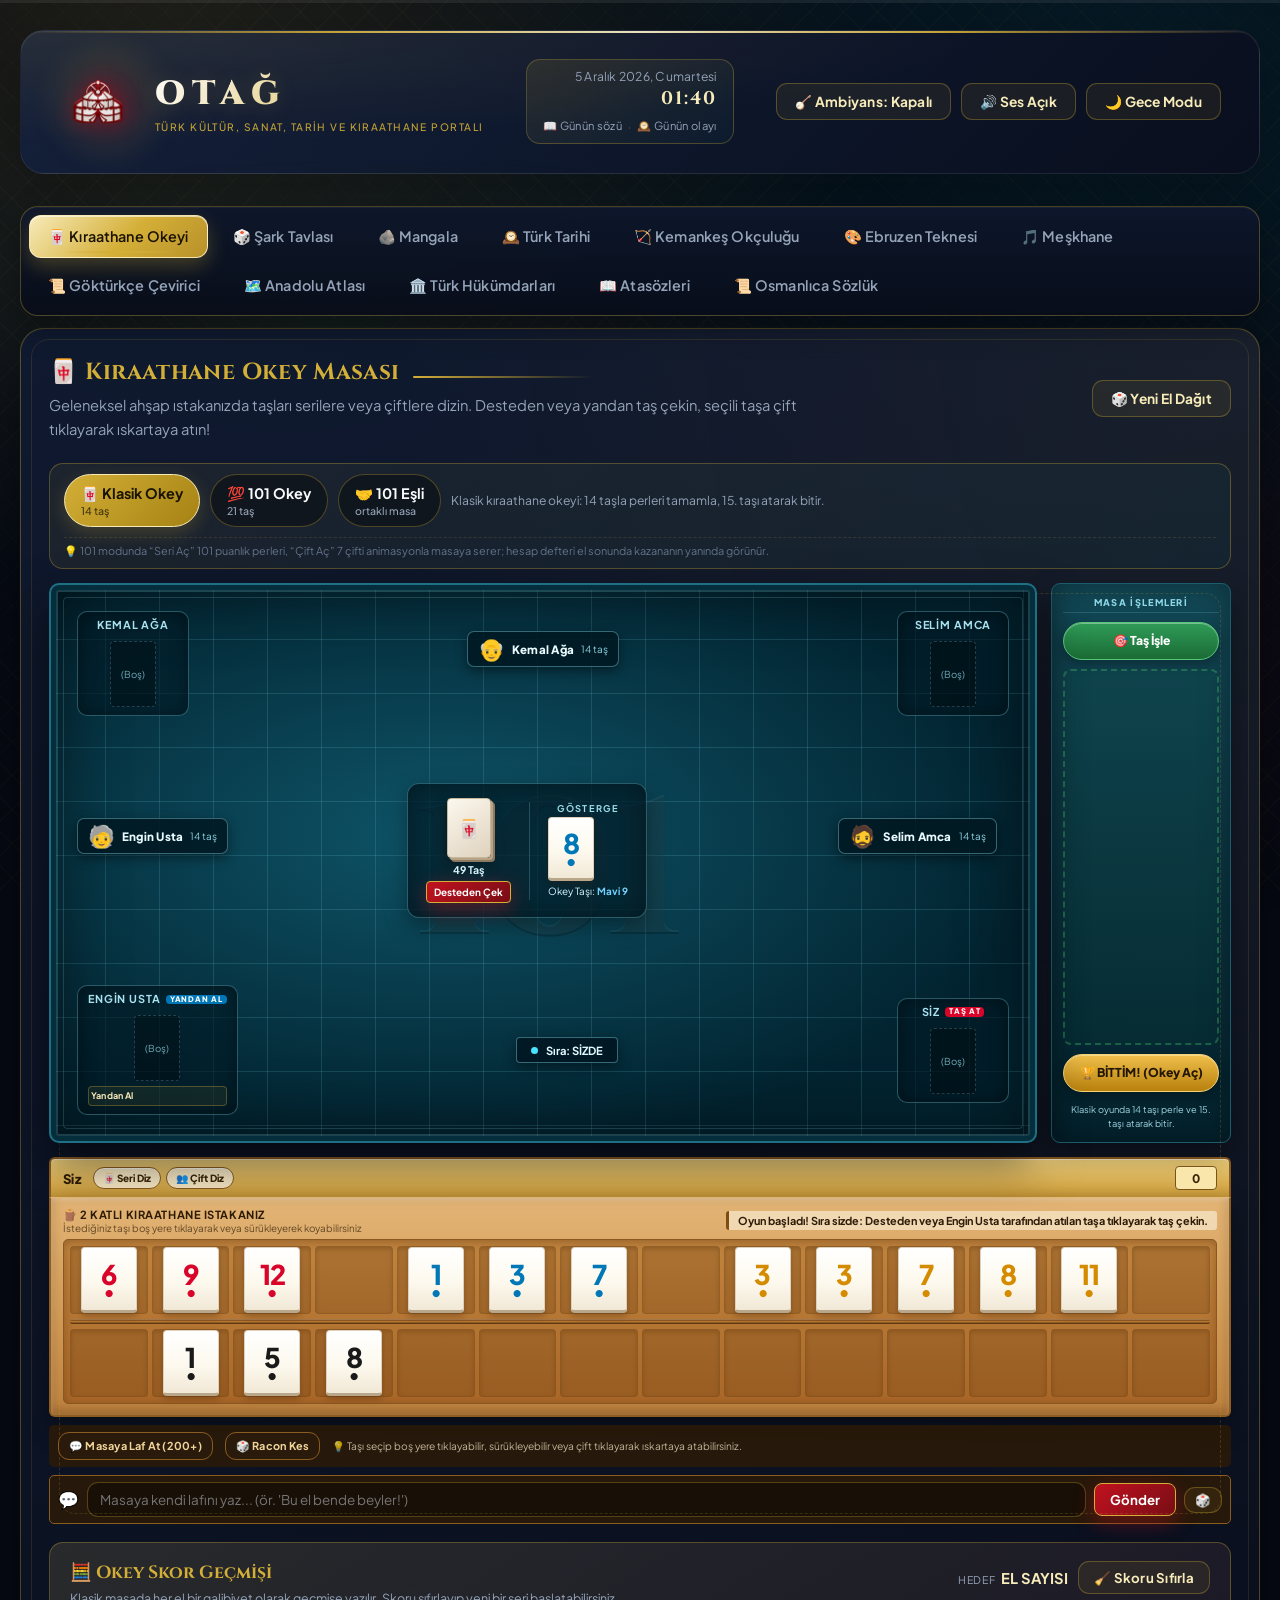
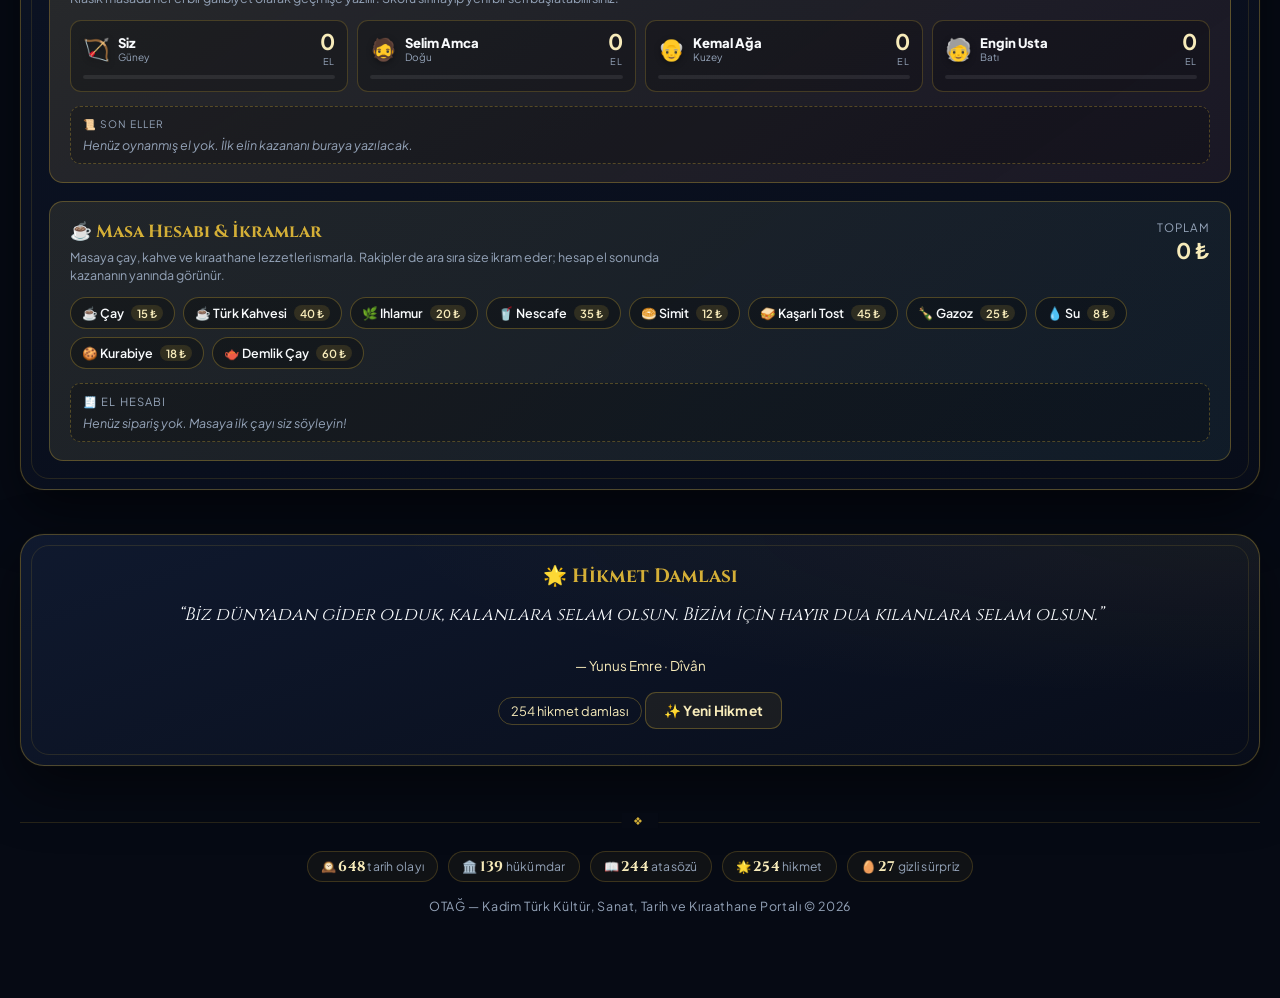
<file: index.html>
<!DOCTYPE html>
<html lang="tr">
<head>
    <meta charset="UTF-8">
    <meta name="viewport" content="width=device-width, initial-scale=1.0">
    <title>OTAĞ — Türk Kültür, Tarih ve Kıraathane Portalı</title>
    <!-- Google Fonts: Saray Estetiği ve Modern Tipografi -->
    <link rel="preconnect" href="https://fonts.googleapis.com">
    <link rel="preconnect" href="https://fonts.gstatic.com" crossorigin>
    <link href="https://fonts.googleapis.com/css2?family=Cinzel:wght@600;700;800;900&family=Marcellus&family=Plus+Jakarta+Sans:wght@300;400;500;600;700;800&family=Amiri:ital,wght@0,400;0,700;1,400&display=swap" rel="stylesheet">
    <link rel="stylesheet" href="style.css?v=20261104h">
    <link rel="stylesheet" href="theme-refresh.css?v=20261113d">
</head>
<body>

    <a class="skip-link" href="#tab-okey">İçeriğe geç</a>
    <!-- Selçuklu Sekiz Köşeli Yıldızı & Altın Zerrecikleri Tuvali -->
    <canvas id="bgCanvas"></canvas>
    <div class="scroll-progress" aria-hidden="true"><span id="scrollProgressBar"></span></div>
    <button id="backToTop" class="back-to-top" type="button" aria-label="Sayfanın başına dön">↑</button>

    <div class="portal-wrapper">
        <!-- Başlık & Saray Sancağı -->
        <header class="portal-header">
            <div class="logo-box">
                <img class="logo-emblem-img" src="PageLogo.png?v=20261113b" alt="OTAĞ çadır arması" width="78" height="54" decoding="async" fetchpriority="high">
                <div class="logo-text">
                    <h1>OTAĞ</h1>
                    <p>Türk Kültür, Sanat, Tarih ve Kıraathane Portalı</p>
                </div>
            </div>

            <div class="header-dateline" aria-label="Bugünün tarihi ve saat">
                <span id="headerDateText">Tarih yükleniyor…</span>
                <strong id="headerClockText">--:--</strong>
                <div class="header-daily" role="group" aria-label="Günün sözü ve günün olayı">
                    <button type="button" class="header-daily-link" data-daily-target="tab-atsozu" data-daily-focus="atsozuDaily" title="Günün atasözüne git">📖 Günün sözü</button>
                    <span class="header-daily-sep" aria-hidden="true">·</span>
                    <button type="button" class="header-daily-link" data-daily-target="tab-tarih" data-daily-focus="tarihDaily" title="Günün tarih olayına git">🕰️ Günün olayı</button>
                </div>
            </div>

            <div class="header-controls">
                <button id="ambientToggle" class="btn-ottoman" title="Saray Müziği Ambiyansı">🪕 Ambiyans: Kapalı</button>
                <button id="soundToggle" class="btn-ottoman" title="Ses Efektlerini Aç / Kapat">🔊 Ses Açık</button>
                <button id="themeToggle" class="btn-ottoman" title="Gece / Saray Gündüzü Modu">🌙 Gece Modu</button>
            </div>
        </header>

        <!-- Navigasyon Çubuğu -->
        <nav class="portal-nav" aria-label="Uygulama bölümleri">
            <button class="nav-btn active" data-tab="tab-okey" aria-current="true">🀄 Kıraathane Okeyi</button>
            <button class="nav-btn" data-tab="tab-tavla">🎲 Şark Tavlası</button>
            <button class="nav-btn" data-tab="tab-mangala">🪨 Mangala</button>
            <button class="nav-btn" data-tab="tab-tarih">🕰️ Türk Tarihi</button>
            <button class="nav-btn" data-tab="tab-kemankes">🏹 Kemankeş Okçuluğu</button>
            <button class="nav-btn" data-tab="tab-ebru">🎨 Ebruzen Teknesi</button>
            <button class="nav-btn" data-tab="tab-mesk">🎵 Meşkhane</button>
            <button class="nav-btn" data-tab="tab-gokturk">📜 Göktürkçe Çevirici</button>
            <button class="nav-btn" data-tab="tab-atlas">🗺️ Anadolu Atlası</button>
            <button class="nav-btn" data-tab="tab-rulers">🏛️ Türk Hükümdarları</button>
            <button class="nav-btn" data-tab="tab-atsozu">📖 Atasözleri</button>
            <button class="nav-btn" data-tab="tab-sozluk">📜 Osmanlıca Sözlük</button>
        </nav>

        <!-- 1. KIRAATHANE OKEY SALONU -->
        <section id="tab-okey" class="app-section active">
            <div class="seljuk-card">
                <div class="card-header-row">
                    <div>
                        <h2 class="card-title">🀄 Kıraathane Okey Masası</h2>
                        <p class="card-desc">Geleneksel ahşap ıstakanızda taşları serilere veya çiftlere dizin. Desteden veya yandan taş çekin, seçili taşa çift tıklayarak ıskartaya atın!</p>
                    </div>
                    <div class="card-actions">
                        <button id="btnNewOkeyGame" class="btn-ottoman">🎲 Yeni El Dağıt</button>
                    </div>
                </div>

                <!-- Okey Mod Seçimi -->
                <div class="okey-mode-bar" role="group" aria-label="Okey oyun türü">
                    <button class="okey-mode-btn active" data-okey-mode="klasik">🀄 Klasik Okey <small>14 taş</small></button>
                    <button class="okey-mode-btn" data-okey-mode="101">💯 101 Okey <small>21 taş</small></button>
                    <button class="okey-mode-btn" data-okey-mode="101-esli">🤝 101 Eşli <small>ortaklı masa</small></button>
                    <span class="okey-mode-note" id="okeyModeNote">Klasik kıraathane okeyi: 14 taşla perleri tamamla, 15. taşı atarak bitir.</span>
                    <span class="okey-mode-hint">💡 101 modunda “Seri Aç” 101 puanlık perleri, “Çift Aç” 7 çifti animasyonla masaya serer; hesap defteri el sonunda kazananın yanında görünür.</span>
                </div>

                <!-- Dijital 101 Okey Masası -->
                <div class="okey-table okey-table-v2">
                    <div class="okey-table-main">
                        <div class="okey-tabletop">
                    <div id="okeyOpenBoard" class="okey-open-board" hidden>
                        <div class="okey-open-board-head">AÇIK PERLER</div>
                        <div id="okeyOpenedMelds" class="okey-opened-melds"></div>
                    </div>

                    <!-- Üst Bölüm: Mehmet Usta ve Üst Iskartalar -->
                    <div class="okey-top-row">
                        <!-- Sol Üst: Mehmet Usta'nın Iskartası -->
                        <div class="okey-discard-zone" id="zoneDiscardMehmet">
                            <div class="discard-zone-label">MEHMET</div>
                            <div class="discard-slot" id="discardMehmet"></div>
                        </div>

                        <!-- Karşı Oyuncu (Mehmet Usta) -->
                        <div class="okey-top-bot" id="botTopContainer">
                            <div class="bot-avatar-box" id="botTopAvatarBox">
                                <span class="bot-icon">👴</span>
                                <span class="bot-name">Mehmet Usta</span>
                                <span id="botTopCount" class="bot-tile-count">14 taş</span>
                            </div>
                            <div id="botTopBubble" class="bot-bubble">Mehmet Usta: "Çaylar benden!"</div>
                        </div>

                        <!-- Sağ Üst: Ali Dayı'nın Iskartası -->
                        <div class="okey-discard-zone" id="zoneDiscardAli">
                            <div class="discard-zone-label">ALİ</div>
                            <div class="discard-slot" id="discardAli"></div>
                        </div>
                    </div>

                    <!-- Orta Satır: Hasan Amca, Masa Ortası (Deste & Gösterge), Ali Dayı -->
                    <div class="okey-middle-row">
                        <!-- Sol Oyuncu (Hasan Amca) -->
                        <div class="okey-side-bot" id="botLeftContainer">
                            <div class="bot-avatar-box" id="botLeftAvatarBox">
                                <span class="bot-icon">🧓</span>
                                <div class="bot-name">Hasan Amca</div>
                                <span id="botLeftCount" class="bot-tile-count">14 taş</span>
                            </div>
                            <div id="botLeftBubble" class="bot-bubble">Hasan Amca: "Attım gitti!"</div>
                        </div>

                        <!-- Masa Ortası Paneli -->
                        <div class="table-center-board">
                            <div class="deck-stack" id="centerDeck">
                                <div class="deck-tiles-visual">🀄</div>
                                <div id="deckCount" class="deck-count-label">86 Taş</div>
                                <button id="btnDrawDeck" class="btn-action-turk btn-sm">Desteden Çek</button>
                            </div>

                            <div class="center-divider"></div>

                            <div class="indicator-box">
                                <div class="indicator-label">GÖSTERGE</div>
                                <div id="okeyIndicator"></div>
                                <div id="okeyInfo" class="okey-info-text"></div>
                            </div>
                        </div>

                        <!-- Sağ Oyuncu (Ali Dayı) -->
                        <div class="okey-side-bot" id="botRightContainer">
                            <div class="bot-avatar-box" id="botRightAvatarBox">
                                <span class="bot-icon">🧔</span>
                                <div class="bot-name">Ali Dayı</div>
                                <span id="botRightCount" class="bot-tile-count">14 taş</span>
                            </div>
                            <div id="botRightBubble" class="bot-bubble">Ali Dayı: "Gözüm okeyde!"</div>
                        </div>
                    </div>

                    <!-- Alt Iskartalar Hattı (Solunuz: Hasan'dan Yandan Alınan Taş / Sağınız: Sizin Atacağınız Yer) -->
                    <div class="okey-lower-discards-row">
                        <!-- Hasan Amca'nın Iskartası (Sizin Solunuz) -->
                        <div class="okey-discard-zone interactive-draw-zone" id="zoneDiscardHasan" title="Yandan taş almak için tıklayın">
                            <div class="discard-zone-label">
                                <span>HASAN</span>
                                <span class="zone-badge badge-take">Yandan Al</span>
                            </div>
                            <div class="discard-slot" id="discardHasan"></div>
                            <button id="btnDrawSide" class="btn-ottoman btn-xs">Yandan Al</button>
                        </div>

                        <div id="okeyLastDiscard" class="okey-last-discard" hidden></div>

                        <div class="turn-status-badge" id="okeyTurnBadge">
                            <span class="turn-dot pulse"></span>
                            <span id="turnLabel">Sıra: SİZDE</span>
                        </div>

                        <!-- Sizin Iskartanız (Sizin Sağınız) -->
                        <div class="okey-discard-zone interactive-throw-zone" id="zoneDiscardPlayer" title="Taş atmak için taşa çift tıklayın veya seçip buraya tıklayın">
                            <div class="discard-zone-label">
                                <span>SİZ</span>
                                <span class="zone-badge badge-throw">Taş At</span>
                            </div>
                            <div class="discard-slot" id="discardPlayer"></div>
                        </div>
                    </div>
                        </div> <!-- /okey-tabletop -->

                        <aside class="okey-action-rail" aria-label="Okey işlemleri">
                            <div class="okey-rail-head">MASA İŞLEMLERİ</div>
                            <button id="btnOpen101" class="okey-rail-btn okey-rail-open" hidden>🀄 Seri Aç</button>
                            <button id="btnOpenPairs101" class="okey-rail-btn okey-rail-open" hidden>👥 Çift Aç</button>
                            <button id="btnDiscardTile" class="okey-rail-btn okey-rail-discard">🎯 Taş İşle</button>
                            <div class="okey-rail-empty" aria-hidden="true"></div>
                            <button id="btnFinishOkey" class="okey-rail-btn okey-rail-finish">🏆 BİTTİM!</button>
                            <p id="okeyRailNote" class="okey-rail-note">101’de 101 puanlık seri veya 7 çift ile el aç.</p>
                        </aside>
                    </div> <!-- /okey-table-main -->

                    <!-- 2 KATLI CEVİZ ISTAKA -->
                    <div class="player-area">
                        <div class="okey-dock-strip">
                            <span id="okeyDockPerTotal" class="okey-dock-per-total" hidden>
                                <span class="okey-dock-caption">PER</span>
                                <span id="okeyDockHandValue" class="okey-dock-badge" title="Yan yana geçerli perlerin toplam puanı">0</span>
                            </span>
                            <span class="okey-dock-player">Siz</span>
                            <div class="okey-dock-sort">
                                <button id="btnSortRuns" class="okey-dock-sort-btn">🀄 Seri Diz</button>
                                <button id="btnSortPairs" class="okey-dock-sort-btn">👥 Çift Diz</button>
                            </div>
                            <div id="okeySelectedPreview" class="okey-selected-preview" hidden>
                                <span class="selected-preview-label">SEÇİLİ</span>
                                <span id="okeySelectedTile" class="selected-preview-tile"></span>
                                <span id="okeySelectedText" class="selected-preview-text"></span>
                                <button id="btnClearSelected" class="selected-preview-clear" title="Seçimi temizle" aria-label="Seçimi temizle">✕</button>
                            </div>
                            <div class="okey-dock-right">
                                <span class="okey-dock-target" title="1010 hedefe kalan puan">Kalan <strong id="okeyDockTarget">1010</strong></span>
                                <span id="okeyDockScore" class="okey-dock-badge gold" title="Turnuva puanınız">0</span>
                            </div>
                        </div>
                        <div class="player-istaka-container">
                            <div class="istaka-header">
                                <div class="istaka-title-row">
                                    <span class="istaka-label">🪵 2 KATLI KIRAATHANE ISTAKANIZ</span>
                                    <span class="istaka-sub">İstediğiniz taşı boş yere tıklayarak veya sürükleyerek koyabilirsiniz</span>
                                </div>
                                <div id="playerBubble" class="bot-bubble player-bubble"></div>
                                <span id="okeyStatusMsg" class="status-msg">Sıra sizde: Desteden veya yandan taş çekin.</span>
                            </div>

                            <div class="istaka-double-deck">
                                <div class="istaka-shelf-tier">
                                    <span class="shelf-tag">ÜST KAT</span>
                                    <div id="istakaTopRow" class="istaka-shelf top-shelf"></div>
                                </div>
                                <div class="shelf-wood-groove"></div>
                                <div class="istaka-shelf-tier">
                                    <span class="shelf-tag">ALT KAT</span>
                                    <div id="istakaBottomRow" class="istaka-shelf bottom-shelf"></div>
                                </div>
                            </div>
                        </div>

                        <div class="okey-controls-row">
                            <div class="okey-controls-left">
                                <button id="btnPlayerChat" class="btn-ottoman">💬 Masaya Laf At (200+)</button>
                                <button id="btnRandomShout" class="btn-ottoman" title="Rastgele Racon veya Mani Fırlat">🎲 Racon Kes</button>
                                <span class="tip-text">💡 Taşı seçip boş yere tıklayabilir, sürükleyebilir veya çift tıklayarak ıskartaya atabilirsiniz.</span>
                            </div>
                        </div>

                        <!-- Kendi Lafını Yaz -->
                        <div class="okey-chat-composer">
                            <span class="chat-composer-icon">💬</span>
                            <input id="okeyCustomChatInput" type="text" maxlength="90" placeholder="Masaya kendi lafını yaz... (ör. 'Bu el bende beyler!') " aria-label="Masaya yazacağın laf">
                            <button id="btnOkeyCustomChat" class="btn-action-turk btn-sm">Gönder</button>
                            <button id="btnOkeyCustomRandom" class="btn-ottoman btn-xs" title="Rastgele bir laf yaz">🎲</button>
                        </div>
                    </div>
                </div>

                <!-- Okey Skor Geçmişi & Turnuva Tablosu -->
                <div class="okey-scoreboard" id="okeyScoreboard">
                    <div class="scoreboard-head">
                        <div>
                            <h3 class="scoreboard-title">🧮 Okey Skor Geçmişi</h3>
                            <p class="scoreboard-desc" id="okeyScoreNote">Oynanan eller, kazananlar ve 101 turnuva puanları burada birikir.</p>
                        </div>
                        <div class="scoreboard-actions">
                            <span class="match-target">Hedef <strong id="okeyMatchTarget">1010</strong></span>
                            <button id="btnResetOkeyScore" class="btn-ottoman btn-sm">🧹 Skoru Sıfırla</button>
                        </div>
                    </div>
                    <div id="okeyScoreCards" class="okey-score-cards"></div>
                    <div class="score-history-wrap">
                        <div class="score-history-title">📜 Son Eller</div>
                        <div id="okeyScoreHistory" class="score-history">
                            <span class="service-empty">Henüz oynanmış el yok. İlk elin kazananı buraya yazılacak.</span>
                        </div>
                    </div>
                </div>

                <!-- Kıraathane Sipariş & Hesap Paneli -->
                <div class="okey-services" id="okeyServicesPanel">
                    <div class="service-head">
                        <div>
                            <h3 class="service-title">☕ Masa Hesabı & İkramlar</h3>
                            <p class="service-desc">Masaya çay, kahve ve kıraathane lezzetleri ısmarla. Rakipler de ara sıra size ikram eder; hesap el sonunda kazananın yanında görünür.</p>
                        </div>
                        <div class="service-total">Toplam <strong id="okeyTabTotal">0 ₺</strong></div>
                    </div>
                    <div class="service-menu" id="okeyMenu" role="group" aria-label="Masa sipariş menüsü">
                        <button class="menu-item" data-order="Çay" data-price="15">☕ Çay <span>15 ₺</span></button>
                        <button class="menu-item" data-order="Türk Kahvesi" data-price="40">☕ Türk Kahvesi <span>40 ₺</span></button>
                        <button class="menu-item" data-order="Ihlamur" data-price="20">🌿 Ihlamur <span>20 ₺</span></button>
                        <button class="menu-item" data-order="Nescafe" data-price="35">🥤 Nescafe <span>35 ₺</span></button>
                        <button class="menu-item" data-order="Simit" data-price="12">🥯 Simit <span>12 ₺</span></button>
                        <button class="menu-item" data-order="Kaşarlı Tost" data-price="45">🥪 Kaşarlı Tost <span>45 ₺</span></button>
                        <button class="menu-item" data-order="Gazoz" data-price="25">🍾 Gazoz <span>25 ₺</span></button>
                        <button class="menu-item" data-order="Su" data-price="8">💧 Su <span>8 ₺</span></button>
                        <button class="menu-item" data-order="Kurabiye" data-price="18">🍪 Kurabiye <span>18 ₺</span></button>
                        <button class="menu-item" data-order="Demlik Çay" data-price="60">🫖 Demlik Çay <span>60 ₺</span></button>
                    </div>
                    <div class="service-tab-wrap">
                        <div class="service-tab-title">🧾 El Hesabı</div>
                        <div id="okeyTabItems" class="service-tab-items">
                            <span class="service-empty">Henüz sipariş yok. Masaya ilk çayı siz söyleyin!</span>
                        </div>
                    </div>
                </div>
            </div>
        </section>

        <!-- 2. ŞARK TAVLASI (TAVLA MOTORU) -->
        <section id="tab-tavla" class="app-section">
            <div class="seljuk-card">
                <div class="card-header-row">
                    <div>
                        <h2 class="card-title">🎲 Şark Tavlası — Kadim Zeka ve Strateji Oyunu</h2>
                        <p class="card-desc">Geleneksel sedef kakmalı ceviz tavla tahtası üzerinde bilgisayara karşı oynayın. Zar atın, pullarınızı ilerletip kapıları tutun, açık pulları kırın ve 15 pulunuzu toplayarak maçı kazanın!</p>
                    </div>
                    <div class="card-actions">
                        <button id="btnTavlaRoll" class="btn-action-turk">🎲 Zar At</button>
                        <button id="btnTavlaNew" class="btn-ottoman">🔄 Yeni Oyun</button>
                        <button id="btnTavlaRules" class="btn-ottoman">📜 Kurallar</button>
                    </div>
                </div>

                <div class="tavla-container">
                    <!-- Tavla HUD Bar -->
                    <div class="tavla-hud">
                        <div class="hud-item player-white">
                            <span class="hud-label">SİZ (Ak Pullar)</span>
                            <span class="hud-val" id="tavlaWhiteOff">0 / 15 Toplandı</span>
                            <span class="hud-sub" id="tavlaWhiteBar">Kırık: 0</span>
                        </div>
                        <div class="hud-item dice-call-box">
                            <div class="dice-label">ZAR KELAMI</div>
                            <div class="dice-call-text" id="tavlaDiceCall">Zar Bekleniyor</div>
                        </div>
                        <div class="hud-item player-black">
                            <span class="hud-label">BİLGİSAYAR (Kara Pullar)</span>
                            <span class="hud-val" id="tavlaBlackOff">0 / 15 Toplandı</span>
                            <span class="hud-sub" id="tavlaBlackBar">Kırık: 0</span>
                        </div>
                    </div>

                    <!-- Tavla Tuvali -->
                    <div class="game-frame tavla-frame">
                        <canvas id="tavlaCanvas" width="760" height="500"></canvas>
                    </div>

                    <!-- Durum Mesajı Şeridi -->
                    <div id="tavlaStatusMsg" class="tavla-status-banner">
                        🎲 Sıra sizde! "Zar At" butonuna basarak oyuna başlayın.
                    </div>

                    <!-- Tavla: Kendi Lafını Yaz -->
                    <div class="tavla-chat-box">
                        <div class="tavla-chat-title">💬 Rakibe Laf At</div>
                        <div class="tavla-chat-row">
                            <input id="tavlaChatInput" type="text" maxlength="90" placeholder="Kendi mesajını yaz... (ör. 'Zarın da pulun da benim olsun!') " aria-label="Tavlada söyleyeceğin mesaj">
                            <button id="btnTavlaChat" class="btn-action-turk btn-sm">Gönder</button>
                            <button id="btnTavlaChatRandom" class="btn-ottoman btn-sm">🎲 Rastgele</button>
                        </div>
                        <div id="tavlaChatBubble" class="tavla-chat-bubble" aria-live="polite"></div>
                    </div>
                </div>
            </div>
        </section>

        <!-- 2B. MANGALA (KÖÇÜRME) -->
        <section id="tab-mangala" class="app-section">
            <div class="seljuk-card">
                <div class="card-header-row">
                    <div>
                        <h2 class="card-title">🪨 Mangala — Kadim Türk Zeka Oyunu</h2>
                        <p class="card-desc">UNESCO tescilli köçürme/mangala oyununu Bilge Vezir'e karşı oynayın. Kuyulardaki taşları saat yönünün tersine dağıtın, çift yaparak ve tilki kuralıyla hazinenizi büyütün. Kendi bölgenizdeki kuyuları ilk boşaltan, rakipte kalan taşları da kazanır.</p>
                    </div>
                    <div class="card-actions">
                        <button id="btnMangalaRulesTop" class="btn-ottoman">📜 Kurallar</button>
                    </div>
                </div>
                <div id="mangalaContainer" class="mangala-container"></div>
                <div class="tavla-chat-box mangala-chat-box">
                    <div class="tavla-chat-title">💬 Mangala Muhabbeti</div>
                    <div class="tavla-chat-row">
                        <input id="mangalaChatInput" type="text" maxlength="110" placeholder="Bilge Vezir'e bir laf at... (ör. 'Bu kuyular sizin kadar derin değil!')" aria-label="Mangalada söyleyeceğin söz">
                        <button id="btnMangalaChat" class="btn-action-turk btn-sm">Gönder</button>
                        <button id="btnMangalaChatRandom" class="btn-ottoman btn-sm">🎲 Rastgele</button>
                    </div>
                    <div id="mangalaChatBubble" class="tavla-chat-bubble" aria-live="polite"></div>
                </div>
            </div>
        </section>

        <!-- 2C. TÜRK TARİHİ ZAMAN TÜNELİ -->
        <section id="tab-tarih" class="app-section">
            <div class="seljuk-card tarih-card">
                <div class="card-header-row">
                    <div>
                        <h2 class="card-title">🕰️ Türk Tarihi Zaman Tüneli</h2>
                        <p class="card-desc">Bozkırın ilk devletlerinden Cumhuriyet’e uzanan süreci dönem dönem okuyun. Her dönem; siyasi olaylar, kurumlar, savaşlar ve kültürel mirasla birlikte anlatılır.</p>
                    </div>
                    <div class="tarih-count-badge" id="tarihCount">Dönemler yükleniyor…</div>
                </div>

                <div class="tarih-toolbar">
                    <div class="tarih-search">
                        <span aria-hidden="true">🔍</span>
                        <input id="tarihSearch" type="search" placeholder="Yıl, olay, kişi veya yer ara… (648 olay)" autocomplete="off" aria-label="Türk tarihi olaylarında ara">
                        <button id="tarihSearchClear" class="tarih-search-clear" type="button" hidden aria-label="Aramayı temizle">✕</button>
                    </div>
                    <button id="btnTarihRandom" class="btn-ottoman" type="button">🎲 Rastgele olay</button>
                    <span id="tarihSearchCount" class="tarih-search-count" aria-live="polite"></span>
                </div>

                <div class="tarih-era-nav" id="tarihEraNav" role="tablist" aria-label="Türk tarihi dönemleri"></div>

                <div class="tarih-hero">
                    <span class="tarih-hero-period" id="tarihPeriod">MÖ 220 – MS 469</span>
                    <h3 id="tarihTitle">Bozkırın İlk Büyük Türk İmparatorluğu</h3>
                    <p id="tarihSummary">Dönem seçildiğinde tarihî olaylar burada görünecek.</p>
                </div>

                <div class="tarih-daily" id="tarihDaily" hidden></div>

                <div class="tarih-events" id="tarihEvents"></div>

                <div class="tarih-footnote">
                    <span>📚 Tarih, yalnızca savaşlardan değil; dil, töre, şehir, bilim ve sanat mirasından oluşur.</span>
                    <span id="tarihEventCount">0 olay</span>
                </div>
            </div>
        </section>

        <!-- 3. KEMANKEŞ OKÇULUĞU -->
        <section id="tab-kemankes" class="app-section">
            <div class="seljuk-card" style="text-align:center;">
                <h2 class="card-title" style="justify-content:center;">🏹 Kemankeş: Osmanlı Puta Atışı</h2>
                <p class="card-desc"><strong>BOŞLUK</strong> tuşuna veya hedefe basılı tutarak yayı gerin, rüzgarı hesaba katıp oku fırlatın ve puta hedefinin tam ortasındaki gözü vurun!</p>
                <div class="kemankes-mode-row" role="group" aria-label="Okçuluk talimi seç">
                    <button class="btn-ottoman kemankes-mode-btn active" data-kemankes-mode="puta">🎯 Puta talimi</button>
                    <button class="btn-ottoman kemankes-mode-btn" data-kemankes-mode="hareketli">🌀 Hareketli hedef</button>
                    <button class="btn-ottoman kemankes-mode-btn" data-kemankes-mode="menzil">📏 Menzil atışı</button>
                    <button class="btn-ottoman kemankes-mode-btn" data-kemankes-mode="kus">🕊️ Uçan kuş avı</button>
                    <button class="btn-ottoman kemankes-mode-btn" data-kemankes-mode="firtina">🌪️ Fırtına talimi</button>
                </div>
                <p id="kemankesModeDesc" class="kemankes-mode-desc">🎯 Puta talimi: Sabit hedefin gözünü vur, komboyu büyüt.</p>
                <p class="kemankes-hint">Nişan için oyun alanına dokunup/fareyle hareket edin; basılı tutarak kuvveti ayarlayın, bırakınca atış yapılır. Mobilde de çalışır.</p>
                <div class="game-frame">
                    <canvas id="kemankesCanvas" class="game-canvas" width="700" height="400"></canvas>
                </div>
                <div class="hud-bar">
                    <div>Puan: <strong id="kemankesScore" class="hud-val">0</strong></div>
                    <div>Rüzgar: <strong id="kemankesWind" class="hud-val">Sakin</strong></div>
                    <div>Yön: <span id="kemankesCompass" class="compass-needle">🧭</span></div>
                    <div>Ok: <span id="kemankesArrows">🏹🏹🏹🏹🏹🏹🏹</span></div>
                    <div>Kuvvet: <strong id="kemankesPower" class="hud-val">%0</strong></div>
                    <div id="kemankesCombo" class="kemankes-combo"></div>
                    <div>Rütbe: <strong id="kemankesRank" class="rank-text">Acemi Talimci</strong></div>
                    <div>Menzil Rekoru: <strong id="kemankesHighScore" class="hud-val">0</strong></div>
                </div>
                <div style="margin-top:16px;">
                    <button id="btnStartKemankes" class="btn-action-turk">🏹 Talimi Başlat (Ya Hak!)</button>
                </div>
            </div>
        </section>

        <!-- 4. EBRU SANATI -->
        <section id="tab-ebru" class="app-section">
            <div class="seljuk-card" style="text-align:center;">
                <h2 class="card-title" style="justify-content:center;">🎨 Ebruzen Teknesi — Dijital Ebru Sanatı</h2>
                <p class="card-desc">Renkleri seçin, tekneye boya bırakın; biz, tarak ve geleneksel motiflerle deseninizi işleyin. Çiziminiz tarayıcıda kalır, isterseniz PNG olarak indirebilirsiniz.</p>
                <div class="ebru-palette">
                    <span class="palette-label">Toprak Boyalar:</span>
                    <button class="ebru-color-btn active" data-color="#028090" style="background:#028090;" title="Turkuaz"></button>
                    <button class="ebru-color-btn" data-color="#c1121f" style="background:#c1121f;" title="Lal Kırmızı"></button>
                    <button class="ebru-color-btn" data-color="#d4af37" style="background:#d4af37;" title="Varak Altın"></button>
                    <button class="ebru-color-btn" data-color="#1c2541" style="background:#1c2541;" title="Çivit & Lapis"></button>
                    <button class="ebru-color-btn" data-color="#2d6a4f" style="background:#2d6a4f;" title="Zümrüt Yeşil"></button>
                    <button class="ebru-color-btn" data-color="#e76f51" style="background:#e76f51;" title="Safran"></button>
                    <button class="ebru-color-btn" data-color="#6a0572" style="background:#6a0572;" title="Mürdüm Mor"></button>
                    <button class="ebru-color-btn" data-color="#8d6a9f" style="background:#8d6a9f;" title="Lila"></button>
                    <button class="ebru-color-btn" data-color="#bc6c25" style="background:#bc6c25;" title="Kiremit"></button>
                    <button class="ebru-color-btn" data-color="#606c38" style="background:#606c38;" title="Zeytin Yeşili"></button>
                    <button class="ebru-color-btn" data-color="#f2e8cf" style="background:#f2e8cf; border:1px solid #b9a779;" title="Kitre Beyazı"></button>
                </div>
                <div class="ebru-workbench">
                    <div class="ebru-tools" role="group" aria-label="Ebru araçları">
                        <button class="btn-ottoman active" data-ebru-tool="drop">💧 Damla</button>
                        <button class="btn-ottoman" data-ebru-tool="spray">🖌️ Serpme</button>
                        <button id="btnEbruBiz" class="btn-ottoman" data-ebru-tool="biz">🪡 Biz</button>
                        <button class="btn-ottoman" data-ebru-tool="comb">〰️ Tarak</button>
                        <button id="btnEbruTulip" class="btn-ottoman" data-ebru-tool="tulip">🌷 Lale</button>
                        <button class="btn-ottoman" data-ebru-tool="rose">🌹 Gül</button>
                        <button class="btn-ottoman" data-ebru-tool="carnation">🌺 Karanfil</button>
                        <button class="btn-ottoman" data-ebru-tool="bulbul">🌀 Bülbül yuvası</button>
                        <button id="btnEbruGelgit" class="btn-ottoman">🌊 Gelgit</button>
                        <button id="btnEbruSal" class="btn-ottoman">🧣 Şal deseni</button>
                        <button id="btnEbruBattal" class="btn-ottoman">🎨 Battal zemin</button>
                        <button class="btn-ottoman" data-ebru-tool="ring">⭕ Halka</button>
                        <button class="btn-ottoman" data-ebru-tool="daisy">🌼 Papatya</button>
                    </div>
                    <div class="ebru-adjustments">
                        <label for="ebruBrushSize">Fırça boyu <span id="ebruBrushValue">28</span></label>
                        <input id="ebruBrushSize" type="range" min="8" max="60" value="28">
                        <label for="ebruGallRatio">Boya yayılımı <span id="ebruGallValue">1.0×</span></label>
                        <input id="ebruGallRatio" type="range" min="0.5" max="2.5" step="0.1" value="1">
                    </div>
                    <div class="ebru-actions">
                        <button id="btnEbruUndo" class="btn-ottoman">↩️ Geri al</button>
                        <button id="btnClearEbru" class="btn-ottoman">💧 Tekneyi temizle</button>
                        <button id="btnPrintEbru" class="btn-action-turk btn-sm">📜 Kâğıda bas & indir</button>
                    </div>
                </div>                    <div class="ebru-tray-frame">
                    <div class="ebru-tray-ornament top"></div>
                    <canvas id="ebruCanvas" width="680" height="400" style="cursor:crosshair;"></canvas>
                    <div id="ebruBrushPreview" class="ebru-brush-preview" aria-hidden="true"></div>
                    <div class="ebru-tray-ornament bottom"></div>
                </div>
                <div class="ebru-tip-row">
                    <span>💡 <strong>Usta notu:</strong> Önce açık renkle zemin at, üstüne koyu damlalar bırak; biz ile çektikçe kitre deseni kendiliğinden akar.</span>
                    <span id="ebruTip" class="ebru-tip-badge">Araç: Damla · Fırça: 28</span>
                </div>
            </div>
        </section>

        <!-- 5. MEŞKHANE -->
        <section id="tab-mesk" class="app-section">
            <div class="seljuk-card">
                <h2 class="card-title">🎵 Meşkhane — Geleneksel Türk Enstrümanları & Makam Taksimleri</h2>
                <p class="card-desc">Ney'in derin nefesini, bağlamanın tezenesini, kanunun mandallarını ve kudümün vuruşlarını tarayıcınızda hissedin.</p>
                <div class="mesk-container">
                    <!-- Neyzen Kürsüsü -->
                    <div class="instrument-card">
                        <h3 class="instrument-title">🌾 Klasik Türk Neyi</h3>
                        <p class="instrument-desc">Perdelere tıklayarak ney üfleyin:</p>
                        <div class="ney-holes">
                            <button class="ney-key" data-note="Rast"><span>Rast</span><small>SOL</small></button>
                            <button class="ney-key" data-note="Dügah"><span>Dügah</span><small>LA</small></button>
                            <button class="ney-key" data-note="Segah"><span>Segah</span><small>Sİ♭</small></button>
                            <button class="ney-key" data-note="Çargah"><span>Çargah</span><small>DO</small></button>
                            <button class="ney-key" data-note="Neva"><span>Neva</span><small>RE</small></button>
                            <button class="ney-key" data-note="Hüseyni"><span>Hüseyni</span><small>Mİ</small></button>
                            <button class="ney-key" data-note="Gerdaniye"><span>Gerdan.</span><small>SOL+</small></button>
                        </div>
                        <div style="margin-top:18px;">
                            <button id="btnPlayHicaz" class="btn-action-turk btn-sm">🎶 Hicaz Taksimi Dinle</button>
                        </div>
                    </div>

                    <!-- Kanun Kürsüsü -->
                    <div class="instrument-card">
                        <h3 class="instrument-title">🪕 Mandallı Klasik Kanun</h3>
                        <p class="instrument-desc">Gümüş mandallı tellere dokunun:</p>
                        <div class="kanun-keys-row">
                            <button class="kanun-key" data-note="Re"><span>Re</span></button>
                            <button class="kanun-key" data-note="Mi"><span>Mi</span></button>
                            <button class="kanun-key" data-note="Fa#"><span>Fa#</span></button>
                            <button class="kanun-key" data-note="Sol"><span>Sol</span></button>
                            <button class="kanun-key" data-note="La"><span>La</span></button>
                            <button class="kanun-key" data-note="Si"><span>Si</span></button>
                            <button class="kanun-key" data-note="Do2"><span>Do</span></button>
                        </div>
                        <div style="margin-top:18px;">
                            <button id="btnPlayNihavend" class="btn-action-turk btn-sm">🎶 Nihavend Longa Dinle</button>
                        </div>
                    </div>

                    <!-- Bağlama & Kudüm -->
                    <div class="instrument-card">
                        <h3 class="instrument-title">🎸 Bağlama & Kudüm</h3>
                        <p class="instrument-desc">Telleri mızraplayın veya usul vurun:</p>
                        <div class="saz-strings-box">
                            <button class="saz-string" data-string="Alt">🎵 Alt Tel (İnce Melodi)</button>
                            <button class="saz-string" data-string="Orta">🎵 Orta Tel (Ahenk)</button>
                            <button class="saz-string" data-string="Üst">🎵 Üst Tel (Dem / Bas)</button>
                        </div>
                        <div class="kudum-row">
                            <button id="btnKudumDum" class="btn-ottoman">🥁 DÜM</button>
                            <button id="btnKudumTek" class="btn-ottoman">🥁 TEK</button>
                        </div>
                    </div>

                    <!-- Kemençe & Tambur -->
                    <div class="instrument-card">
                        <h3 class="instrument-title">🎻 Kemençe & Tambur</h3>
                        <p class="instrument-desc">Yayı kemençeye sürün, mızrabı tamburun tellerine vurun:</p>
                        <div class="mini-key-row kemence-keys">
                            <button class="mini-instrument-key" data-inst="kemence" data-note="Sol"><span>Sol</span><small>G</small></button>
                            <button class="mini-instrument-key" data-inst="kemence" data-note="La"><span>La</span><small>A</small></button>
                            <button class="mini-instrument-key" data-inst="kemence" data-note="Si"><span>Si</span><small>B</small></button>
                            <button class="mini-instrument-key" data-inst="kemence" data-note="Do"><span>Do</span><small>C</small></button>
                            <button class="mini-instrument-key" data-inst="kemence" data-note="Re"><span>Re</span><small>D</small></button>
                        </div>
                        <div class="saz-strings-box tambur-strings">
                            <button class="saz-string tambur-string" data-inst="tambur" data-note="Alt">🎵 Alt Tel (Tiz)</button>
                            <button class="saz-string tambur-string" data-inst="tambur" data-note="Orta">🎵 Orta Tel (Ahenk)</button>
                            <button class="saz-string tambur-string" data-inst="tambur" data-note="Üst">🎵 Üst Tel (Dem)</button>
                        </div>
                        <div class="mini-hint">Kemençe yaylı, tambur mızraplıdır; ikisi de klasik fasılın omurgasıdır.</div>
                    </div>

                    <!-- Ud & Kaval -->
                    <div class="instrument-card">
                        <h3 class="instrument-title">🪕 Ud & Kaval</h3>
                        <p class="instrument-desc">Udun perdelerine dokunun, kavalın deliklerinden nefes geçirin:</p>
                        <div class="saz-strings-box ud-strings">
                            <button class="saz-string ud-string" data-inst="ud" data-note="Re">🎵 Ud Re</button>
                            <button class="saz-string ud-string" data-inst="ud" data-note="Mi">🎵 Ud Mi</button>
                            <button class="saz-string ud-string" data-inst="ud" data-note="Sol">🎵 Ud Sol</button>
                            <button class="saz-string ud-string" data-inst="ud" data-note="La">🎵 Ud La</button>
                        </div>
                        <div class="ney-holes kaval-holes">
                            <button class="ney-key kaval-hole" data-inst="kaval" data-note="Re"><span>Re</span><small>1</small></button>
                            <button class="ney-key kaval-hole" data-inst="kaval" data-note="Mi"><span>Mi</span><small>2</small></button>
                            <button class="ney-key kaval-hole" data-inst="kaval" data-note="Fa"><span>Fa</span><small>3</small></button>
                            <button class="ney-key kaval-hole" data-inst="kaval" data-note="Sol"><span>Sol</span><small>4</small></button>
                            <button class="ney-key kaval-hole" data-inst="kaval" data-note="La"><span>La</span><small>5</small></button>
                            <button class="ney-key kaval-hole" data-inst="kaval" data-note="Si♭"><span>Si♭</span><small>6</small></button>
                        </div>
                        <div class="mini-hint">Kaval, Anadolu'nun çoban çalgısıdır; nefes verirken parmaklarınızı kaldırın.</div>
                    </div>

                    <!-- Zurna, Davul & Def -->
                    <div class="instrument-card">
                        <h3 class="instrument-title">📯 Zurna, Davul & Def</h3>
                        <p class="instrument-desc">Düğün alayının ritmini kurun; zurnaya nefes, davula tokmak, defe zil vurun:</p>
                        <div class="ney-holes zurna-keys">
                            <button class="ney-key zurna-key" data-inst="zurna" data-note="La"><span>La</span><small>A</small></button>
                            <button class="ney-key zurna-key" data-inst="zurna" data-note="Si"><span>Si</span><small>B</small></button>
                            <button class="ney-key zurna-key" data-inst="zurna" data-note="Do#"><span>Do#</span><small>C#</small></button>
                            <button class="ney-key zurna-key" data-inst="zurna" data-note="Re"><span>Re</span><small>D</small></button>
                            <button class="ney-key zurna-key" data-inst="zurna" data-note="Mi"><span>Mi</span><small>E</small></button>
                        </div>
                        <div class="kudum-row davul-row">
                            <button id="btnDavulDum" class="btn-ottoman">🥁 DAVUL DÜM</button>
                            <button id="btnDavulTek" class="btn-ottoman">🥁 DAVUL TEK</button>
                            <button id="btnDefZil" class="btn-ottoman">🪘 DEF ZİLİ</button>
                        </div>
                        <div class="mini-hint">Davul ve zurna Rumeli'nin, def ise fasıl ve Mevlevi musikisinin vazgeçilmezidir.</div>
                    </div>

                    <!-- Hazır Repertuvar -->
                    <div class="instrument-card instrument-card-wide repertoire-card">
                        <div class="repertoire-head">
                            <div>
                                <h3 class="instrument-title">🎼 Meşkhane Repertuvarı — Hazır Taksim & Türküler</h3>
                                <p class="instrument-desc">Tek düğmeyle geleneksel makamlardan kısa icralar dinleyin. Her eser, seçtiğiniz çalgıların tınısıyla canlı sentezlenir.</p>
                            </div>
                            <button id="btnStopRepertoire" class="btn-ottoman btn-sm">⏹️ Durdur</button>
                        </div>
                        <div class="repertoire-grid" id="repertoireGrid">
                            <button class="repertoire-btn" data-piece="segah"><strong>Segah Taksim</strong><span>Ney & kanun · ağır</span></button>
                            <button class="repertoire-btn" data-piece="hicaz"><strong>Hicaz Saz Semaisi</strong><span>Tambur & kemençe</span></button>
                            <button class="repertoire-btn" data-piece="nihavend"><strong>Nihavend Longa</strong><span>Kanun & ud · neşeli</span></button>
                            <button class="repertoire-btn" data-piece="rumeli"><strong>Rumeli Horonu</strong><span>Zurna & davul · oynak</span></button>
                            <button class="repertoire-btn" data-piece="anadolu"><strong>Anadolu Oyun Havası</strong><span>Kaval & bağlama</span></button>
                            <button class="repertoire-btn" data-piece="mevlevi"><strong>Mevlevi Peşrevi</strong><span>Ney & kudüm · huşu</span></button>
                            <button class="repertoire-btn" data-piece="cankkale"><strong>Çanakkale Türküsü</strong><span>Kemençe & ud · hüzünlü</span></button>
                            <button class="repertoire-btn" data-piece="uzunince"><strong>Uzun İnce Bir Yoldayım</strong><span>Bağlama & kaval · âşık</span></button>
                        </div>
                        <div id="repertoireNow" class="repertoire-now">Bir eser seçin; meşkhane kürsüsü sizin.</div>
                    </div>
                </div>
            </div>
        </section>

        <!-- 6. GÖKTÜRKÇE ÇEVİRİCİ -->
        <section id="tab-gokturk" class="app-section">
            <div class="seljuk-card">
                <h2 class="card-title">📜 Orhun Yazıtları — Bengü Taş Göktürkçe Çevirici</h2>
                <p class="card-desc">Türkçe harfleri Orhun alfabesindeki yaklaşık ses karşılıklarıyla gösterin veya tamgalardan Latin harflerine yaklaşık okuma alın.</p>
                <div class="gokturk-box">
                    <div>
                        <label class="field-label" id="gokturkInputLabel" for="gokturkInput">Türkçe metin yazın:</label>
                        <textarea id="gokturkInput" class="trans-textarea" placeholder="Buraya bir kelime yazın (örnek: Türk, Bilge, Vatan)...">TÜRK</textarea>
                        <!-- Hızlı Kalıplar -->
                        <div class="gokturk-presets">
                            <span class="preset-label">Örnek Kalıplar:</span>
                            <button class="gokturk-preset-btn" data-phrase="TÜRK">TÜRK</button>
                            <button class="gokturk-preset-btn" data-phrase="BİLGE KAĞAN">BİLGE KAĞAN</button>
                            <button class="gokturk-preset-btn" data-phrase="VATAN">VATAN</button>
                            <button class="gokturk-preset-btn" data-phrase="TANRI TÜRKÜ KORUSUN">TANRI TÜRKÜ KORUSUN</button>
                        </div>
                    </div>
                    <div>
                        <div class="field-header">
                            <label class="field-label" id="gokturkOutputLabel">Tamga karşılığı (yaklaşık):</label>
                            <button id="btnCopyGokturk" class="btn-ottoman btn-xs">📋 Kopyala</button>
                        </div>
                        <div id="gokturkOutput" class="gokturk-display" dir="rtl">𐱅𐰇𐰼𐰰</div>
                        <label class="gokturk-direction-label" for="gokturkDirection">Yazı aktarımı</label>
                        <select id="gokturkDirection" class="gokturk-direction">
                            <option value="to-runes">Türkçe → Göktürk tamgaları</option>
                            <option value="to-latin">Tamgalar → yaklaşık Latin okuma</option>
                        </select>
                    </div>
                </div>
                <div class="info-box">
                    <strong class="info-highlight">Önemli not:</strong> Bu araç alfabe düzeyinde yaklaşık ses aktarımı yapar; modern Türkçeyi tarihî Göktürkçeye tercüme etmez. Orhun yazısı sağdan sola okunur; ünlü uyumu, tarihî yazım ve bazı seslerin bire bir karşılığı olmadığı için sonuç kesin akademik çevriyazı değildir.
                </div>
            </div>
        </section>

        <!-- 7. ANADOLU ATLASI -->
        <section id="tab-atlas" class="app-section">
            <div class="seljuk-card">
                <h2 class="card-title">🗺️ Anadolu Atlası — 7 Coğrafi Bölge Rehberi</h2>
                <p class="card-desc">Anadolu'nun bereketli coğrafyasında binlerce yıllık medeniyetleri, yöresel lezzetleri ve halk kültürünü keşfedin.</p>
                <div class="region-nav">
                    <button class="region-btn active" data-region="marmara">🏛️ Marmara</button>
                    <button class="region-btn" data-region="ege">🌿 Ege</button>
                    <button class="region-btn" data-region="akdeniz">☀️ Akdeniz</button>
                    <button class="region-btn" data-region="icanadolu">🌾 İç Anadolu</button>
                    <button class="region-btn" data-region="karadeniz">🌲 Karadeniz</button>
                    <button class="region-btn" data-region="dogu">🏔️ Doğu Anadolu</button>
                    <button class="region-btn" data-region="guneydogu">🏺 Güneydoğu</button>
                </div>
                <div class="region-content-box">
                    <h3 id="regionTitle" class="region-title">Marmara Bölgesi — Tarihin ve Medeniyetlerin Başkenti</h3>
                    <p id="regionDesc" class="region-desc">Üç imparatorluğa başkentlik yapmış payitaht İstanbul, Osmanlı'nın ilk başkentleri Bursa ve Edirne ile kadim bir tarih beşiği.</p>
                    <div id="regionStats" class="region-stats">
                        <span class="region-stat-chip"><strong>Yüzölçümü</strong> 67.000 km²</span>
                        <span class="region-stat-chip"><strong>Nüfus</strong> ~24 milyon</span>
                        <span class="region-stat-chip"><strong>İl</strong> 11</span>
                        <span class="region-stat-chip"><strong>İklim</strong> Geçiş iklimi</span>
                    </div>
                    <div class="region-grid">
                        <div class="region-item-box">
                            <h4 class="region-item-title sites">🕌 Tarihi Miras:</h4>
                            <p id="regionSites" class="region-item-text">Ayasofya-i Kebir Camii, Topkapı Sarayı, Selimiye Camii, Bursa Ulu Camii, Truva</p>
                        </div>
                        <div class="region-item-box">
                            <h4 class="region-item-title food">🍲 Yöresel Lezzetler:</h4>
                            <p id="regionFood" class="region-item-text">Bursa İskender Kebabı, Edirne Ciğeri, Peynir Helvası, Tekirdağ Köftesi</p>
                        </div>
                        <div class="region-item-box region-item-full">
                            <h4 class="region-item-title culture">🎭 Halk Kültürü & Gelenekler:</h4>
                            <p id="regionCulture" class="region-item-text">Kırkpınar Yağlı Güreşleri, İznik Çinisi, Karagöz & Hacivat Gölge Oyunu, Boğaz Kültürü</p>
                        </div>
                        <div class="region-item-box">
                            <h4 class="region-item-title routes">🧭 Gezilecek Rotalar:</h4>
                            <p id="regionRoutes" class="region-item-text">İstanbul Tarihi Yarımada → Bursa Cumalıkızık → Edirne Selimiye → Gelibolu Yarımadası</p>
                        </div>
                        <div class="region-item-box">
                            <h4 class="region-item-title crafts">🪡 El Sanatları:</h4>
                            <p id="regionCrafts" class="region-item-text">İznik Çinisi, Hereke Halısı, Edirnekâri, Sedefkârlık</p>
                        </div>
                        <div class="region-item-box">
                            <h4 class="region-item-title music">🎵 Müzik & Oyun:</h4>
                            <p id="regionMusic" class="region-item-text">Karagöz & Hacivat, Kanto, Roman Havası, Boğaz Faslı</p>
                        </div>
                        <div class="region-item-box">
                            <h4 class="region-item-title festivals">🎉 Festivaller & Şenlikler:</h4>
                            <p id="regionFestivals" class="region-item-text">Kırkpınar Yağlı Güreşleri (Haziran), İstanbul Caz Festivali, Bursa Festivali</p>
                        </div>
                    </div>
                </div>
            </div>
        </section>

        <!-- 8. TÜRK HÜKÜMDARLARI (GELİŞMİŞ) -->
        <section id="tab-rulers" class="app-section">
            <div class="seljuk-card">
                <!-- Başlık & Arama -->
                <div class="rulers-header">
                    <div>
                        <h2 class="card-title">🏛️ Tarihe Yön Veren Büyük Türk Liderleri</h2>
                        <p class="card-desc">Asya bozkırlarından Avrupa'nın içlerine, çağ açıp çağ kapatan ulu hakanlar, sultanlar ve Cumhurbaşkanları.</p>
                    </div>
                    <div class="rulers-search-wrap">
                        <span class="rulers-search-icon">🔍</span>
                        <input type="text" id="rulerSearch" class="ruler-search-input" placeholder="Hükümdar, dönem veya söz ara...">
                        <button id="rulerSearchClear" class="ruler-search-clear" title="Temizle">✕</button>
                    </div>
                </div>

                <!-- İstatistik Şeridi -->
                <div class="ruler-stats-bar">
                    <div class="ruler-stat-item">
                        <span class="ruler-stat-num" id="rulerTotalCount">0</span>
                        <span class="ruler-stat-label">Toplam Lider</span>
                    </div>
                    <div class="ruler-stat-item">
                        <span class="ruler-stat-num">~3200</span>
                        <span class="ruler-stat-label">Yıllık Tarih</span>
                    </div>
                    <div class="ruler-stat-item">
                        <span class="ruler-stat-num">3</span>
                        <span class="ruler-stat-label">Kıta</span>
                    </div>
                    <div class="ruler-stat-item">
                        <span class="ruler-stat-num" id="rulerVisibleCount">0</span>
                        <span class="ruler-stat-label">Gösterilen</span>
                    </div>
                </div>

                <!-- Dönem Filtreleri -->
                <div class="ruler-filters-row" id="rulerFiltersRow">
                    <button class="ruler-filter-btn active" data-era="all">⚔️ Tüm Dönemler</button>
                    <button class="ruler-filter-btn" data-era="hun">🐴 Hun İmparatorluğu</button>
                    <button class="ruler-filter-btn" data-era="bozkir">🏕️ Bozkır Kağanlıkları</button>
                    <button class="ruler-filter-btn" data-era="gokturk">🌙 Göktürk Kağanlığı</button>
                    <button class="ruler-filter-btn" data-era="uygur">📜 Uygur Devletleri</button>
                    <button class="ruler-filter-btn" data-era="karahanli">🏰 Karahanlı</button>
                    <button class="ruler-filter-btn" data-era="gazneli">💎 Gazneli</button>
                    <button class="ruler-filter-btn" data-era="selcuklu">🦅 Büyük Selçuklu</button>
                    <button class="ruler-filter-btn" data-era="anadoluselcuklu">🕌 Anadolu Selçuklu</button>
                    <button class="ruler-filter-btn" data-era="beylikler">🗡️ Anadolu Beylikleri</button>
                    <button class="ruler-filter-btn" data-era="timurlu">🕌 Timurlular</button>
                    <button class="ruler-filter-btn" data-era="memluk">🛡️ Memlükler</button>
                    <button class="ruler-filter-btn" data-era="osmanli">👑 Osmanlı İmparatorluğu</button>
                    <button class="ruler-filter-btn" data-era="cumhuriyet">🇹🇷 Türkiye Cumhuriyeti</button>
                </div>

                <!-- Görünüm Geçişi -->
                <div class="ruler-view-toggle">
                    <button class="ruler-view-btn active" id="viewGrid" title="Izgara Görünümü">⊞ Izgara</button>
                    <button class="ruler-view-btn" id="viewTimeline" title="Zaman Çizelgesi">📅 Zaman Çizelgesi</button>
                    <button class="ruler-view-btn" id="viewList" title="Liste Görünümü">☰ Liste</button>
                    <span class="ruler-sort-label">Sırala:</span>
                    <select id="rulerSortSelect" class="ruler-sort-select">
                        <option value="default">Kronolojik</option>
                        <option value="name">İsme Göre (A-Z)</option>
                        <option value="era">Döneme Göre</option>
                    </select>
                </div>

                <!-- Hükümdar Izgarası -->
                <div class="ruler-grid" id="rulerGrid"></div>

                <!-- Zaman Çizelgesi -->
                <div class="ruler-timeline" id="rulerTimeline" style="display:none;"></div>

                <!-- Bulunamadı Mesajı -->
                <div class="ruler-not-found" id="rulerNotFound" style="display:none;">
                    <div class="ruler-nf-icon">🔎</div>
                    <div class="ruler-nf-text">Aradığınız hükümdar bulunamadı.</div>
                    <button class="btn-ottoman" onclick="document.getElementById('rulerSearch').value=''; document.getElementById('rulerSearch').dispatchEvent(new Event('input'));">Aramayı Temizle</button>
                </div>
            </div>
        </section>

        <!-- Hükümdar Detay Modalı -->
        <div id="rulerModal" class="ruler-modal">
            <div class="ruler-modal-overlay" id="rulerModalOverlay"></div>
            <div class="ruler-modal-card" id="rulerModalCard">
                <button class="ruler-modal-close" id="rulerModalClose">✕</button>
                <div class="ruler-modal-era" id="rModalEra"></div>
                <div class="ruler-modal-name" id="rModalName"></div>
                <div class="ruler-modal-dates" id="rModalDates"></div>
                <div class="ruler-modal-portrait" id="rModalPortrait"></div>
                <div class="ruler-modal-quote" id="rModalQuote"></div>
                <div class="ruler-modal-bio" id="rModalBio"></div>
                <div class="ruler-modal-period" id="rModalPeriod"></div>
                <div class="ruler-modal-achievements" id="rModalAchievements"></div>
                <div class="ruler-modal-tags" id="rModalTags"></div>
            </div>
        </div>

        <!-- 9. ATASÖZLERİ -->
        <section id="tab-atsozu" class="app-section">
            <div class="seljuk-card" style="text-align:center;">
                <h2 class="card-title" style="justify-content:center;">📖 Türk Atasözleri & Deyimler Hazinesi</h2>
                <p class="card-desc">Anlamları ve konu başlıklarıyla genişletilmiş atasözü arşivi.</p>
                <p id="atsozuCount" class="content-count-badge">Atasözü arşivi yükleniyor…</p>
                <button id="atsozuDaily" class="atsozu-daily" type="button">📅 Günün sözü yükleniyor…</button>
                <div class="atsozu-search-row">
                    <input id="atsozuSearch" type="search" class="ruler-search-input" placeholder="Söz veya anlam içinde ara…">
                    <button id="btnCopyAtsozu" class="btn-ottoman">📋 Sözü kopyala</button>
                </div>

                <!-- Kategori Butonları -->
                <div class="atsozu-filters-row" id="atsozuFilters">
                    <button class="atsozu-cat-btn active" data-cat="all">🌟 Tümü</button>
                    <button class="atsozu-cat-btn" data-cat="sabir">⏳ Sabır & Metanet</button>
                    <button class="atsozu-cat-btn" data-cat="emek">💪 Emek & Alın Teri</button>
                    <button class="atsozu-cat-btn" data-cat="birlik">🤝 Birlik & Dayanışma</button>
                    <button class="atsozu-cat-btn" data-cat="bilgi">📚 İlim & Hikmet</button>
                </div>

                <div class="atsozu-card" id="atsozuCard">
                    <div class="atsozu-text" id="atsozuText">"Damlaya damlaya göl olur."</div>
                    <div class="atsozu-meaning" id="atsozuMeaning">Küçük birikimlerin zamanla büyük sonuçlar doğuracağını ve tasarrufun önemini anlatır.</div>
                    <div class="atsozu-category" id="atsozuCategory">💪 Emek & Alın Teri</div>
                    <div class="atsozu-card-actions">
                        <button id="btnFavAtsozu" class="atsozu-fav-btn" type="button" aria-pressed="false">☆ Favorilere ekle</button>
                        <span id="atsozuFavCount" class="atsozu-fav-count"></span>
                    </div>
                </div>
                <div style="margin-top:20px;">
                    <button id="btnNewAtsozu" class="btn-action-turk">🎲 Yeni Atasözü Getir</button>
                </div>
                <div class="hikmet-quiz-card">
                    <div class="quiz-heading">
                        <div>
                            <h3>🧠 Hikmet Avı</h3>
                            <p>Atasözünü oku, doğru anlamı seç. Her doğru cevap 10 puan.</p>
                        </div>
                        <div class="quiz-scoreboard">
                            <span>Puan <strong id="quizScore">0</strong></span>
                            <span>Seri <strong id="quizStreak">0</strong></span>
                            <span>Rekor <strong id="quizBest">0</strong></span>
                        </div>
                    </div>
                    <div id="quizPrompt" class="quiz-prompt">Başlamak için düğmeye bas.</div>
                    <div id="quizOptions" class="quiz-options"></div>
                    <div class="quiz-controls">
                        <button id="btnStartQuiz" class="btn-action-turk">🎮 Oyunu Başlat</button>
                        <button id="btnNextQuiz" class="btn-ottoman" hidden>➡️ Sonraki bilmece</button>
                    </div>
                    <p id="quizFeedback" class="quiz-feedback" aria-live="polite"></p>
                </div>
            </div>
        </section>

        <!-- OSMANLICA SÖZLÜK -->
        <section id="tab-sozluk" class="app-section">
            <div class="seljuk-card sozluk-card">
                <h2 class="card-title">📜 Osmanlıca Sözlük</h2>
                <p class="card-desc">Osmanlı Türkçesinde kullanılan kelimeler; Latin harfleriyle okunuşları, bugünkü Türkçe karşılıkları ve kökenleriyle.</p>
                <p id="sozlukCount" class="content-count-badge">Sözlük yükleniyor…</p>

                <div class="sozluk-intro">
                    <p>Osmanlı Türkçesi, Arap harfleriyle yazılan ve Türkçe iskelet üzerine Arapça–Farsça kelimelerle örülmüş bir yazı dilidir. Sarayda ve divanda Farsça, ilimde ve hukukta Arapça ağırlıklıydı; halk dilinde Rumca, Ermenice ve Slavca sözler de yaşadı. Tanzimat’tan sonra İtalyanca ve Fransızcadan yeni kelimeler girdi. Aşağıdaki kelimeler Latin harfleriyle okunuşlarıyla (â, î, û uzun ünlüleri korunarak) ve bugünkü karşılıklarıyla verilmiştir.</p>
                </div>
                <div class="sozluk-langs" id="sozlukLangs"></div>

                <div class="atsozu-search-row sozluk-search-row">
                    <input id="sozlukSearch" type="search" class="ruler-search-input" placeholder="Kelime, okunuş veya anlam ara… (örn. vezir, hükûmet, kalem)" autocomplete="off">
                    <button id="sozlukClear" class="btn-ottoman" type="button" hidden>Temizle</button>
                </div>
                <div class="atsozu-filters-row sozluk-filters" id="sozlukFilters" role="group" aria-label="Köken filtresi"></div>
                <p id="sozlukSearchCount" class="sozluk-search-count" aria-live="polite"></p>
                <ul id="sozlukList" class="sozluk-list" aria-live="polite"></ul>
                <p id="sozlukEmpty" class="sozluk-empty" hidden>Aradığın kelime bulunamadı. Farklı bir yazım veya köken filtresi dene.</p>
            </div>
        </section>

        <!-- Bilgelik Damlası -->
        <div class="seljuk-card wisdom-card">
            <h3 class="wisdom-title">🌟 Hikmet Damlası</h3>
            <div id="wisdomText" class="wisdom-text">
                "Gelin tanış olalım, işi kolay kılalım, sevelim sevilelim, dünya kimseye kalmaz." — Yunus Emre
            </div>
            <div id="wisdomMeta" class="wisdom-meta"></div>
            <div id="wisdomCount" class="content-count-badge">Hikmet arşivi yükleniyor…</div>
            <button id="btnNewWisdom" class="btn-ottoman">✨ Yeni Hikmet</button>
        </div>

        <footer class="portal-footer">
            <div class="footer-stats" id="footerStats" aria-label="İçerik özeti"></div>
            <p>OTAĞ — Kadim Türk Kültür, Sanat, Tarih ve Kıraathane Portalı &copy; 2026</p>
        </footer>
    </div>

    <!-- Okey Zafer ve Bitiş Modalı -->
    <div id="okeyWinModal" class="okey-modal">
        <div class="okey-modal-card">
            <div class="modal-trophy" id="okeyModalTrophy">🏆</div>
            <h2 class="modal-title" id="okeyModalTitle">TEBRİKLER! OKEYLE BİTTİNİZ!</h2>
            <p class="modal-desc" id="okeyModalDesc">Masanın şampiyonu oldunuz! Ali Dayı, Mehmet Usta ve Hasan Amca çayları ısmarlıyor! ☕🎉</p>
            <div id="okeyModalWinningHand" class="okey-modal-hand"></div>
            <div id="okeyModalBill" class="okey-modal-bill"></div>
            <button id="btnCloseOkeyWin" class="btn-action-turk">Yeni Ele Başla</button>
        </div>
    </div>

    <!-- 101 Okey Eli Açma Animasyonu -->
    <div id="okeyOpenModal" class="okey-modal">
        <div class="okey-modal-card okey-open-card">
            <div class="modal-trophy okey-open-trophy">🀄</div>
            <h2 class="modal-title" id="okeyOpenTitle">ELİNİZİ AÇTINIZ!</h2>
            <p class="modal-desc" id="okeyOpenDesc">Masaya perlerinizi gösterdiniz. Şimdi sıra bitiş taşında!</p>
            <div id="okeyOpenMelds" class="okey-modal-hand okey-open-melds"></div>
            <button id="btnCloseOkeyOpen" class="btn-action-turk">Devam Et</button>
        </div>
    </div>

    <!-- Mangala Sonuç Modalı -->
    <div id="mangalaResultModal" class="okey-modal">
        <div class="okey-modal-card mangala-result-card">
            <div class="modal-trophy" id="mangalaResultTrophy">🏆</div>
            <h2 class="modal-title" id="mangalaResultTitle">MANGALA BİTTİ!</h2>
            <p class="modal-desc" id="mangalaResultDesc">Hazine taşları sayılıyor...</p>
            <div id="mangalaResultScore" class="mangala-result-score"></div>
            <div class="mangala-result-actions">
                <button id="btnMangalaPlayAgain" class="btn-action-turk">🔄 Yeni Mangala</button>
                <button id="btnMangalaCloseResult" class="btn-ottoman">Masaya Dön</button>
            </div>
        </div>
    </div>

    <!-- Mangala Kuralları Modalı -->
    <div id="mangalaRulesModal" class="okey-modal">
        <div class="okey-modal-card mangala-rules-card">
            <button class="ruler-modal-close" id="btnCloseMangalaRules">✕</button>
            <div class="modal-trophy">🪨</div>
            <h2 class="modal-title">Mangala (Köçürme) Kuralları</h2>
            <div class="mangala-rules-text">
                <p><strong>1. Dağıtım:</strong> Oyuncu, seçtiği kuyudaki tüm taşları saat yönünün tersine, her kuyuya bir taş bırakarak dağıtır. Rakibin hazinesine taş bırakılmaz.</p>
                <p><strong>2. Tek taş:</strong> Kuyuda tek taş varsa yalnızca bir sonraki kuyuya bırakılır; o kuyu kendi hazineniz ise tekrar oynarsınız.</p>
                <p><strong>3. Çift yapma:</strong> Son taş rakibin bölgesindeki bir kuyuya düşer ve oradaki taş sayısını çift yaparsa, o kuyudaki taşlar hazinenize alınır.</p>
                <p><strong>4. Tilki kuralı (göz alma):</strong> Son taş kendi boş kuyunuza düşerse, tam karşısındaki rakip kuyudaki taşlarla birlikte hazinenize alınır.</p>
                <p><strong>5. Bitiş:</strong> Kendi altı kuyusunu ilk boşaltan oyuncu, rakibin kuyularında kalan tüm taşları da hazinesine katar. En çok taş toplayan oyunu kazanır.</p>
                <p class="mangala-rules-note">Mangala 2010'da UNESCO Somut Olmayan Kültürel Miras listesine alınmıştır.</p>
            </div>
            <button id="btnCloseMangalaRulesBottom" class="btn-action-turk">Anladım, Masaya Dön</button>
        </div>
    </div>

    <!-- Kıraathane Laf Atma & Racon Modalı (200 Çeşit Söz) -->
    <div id="okeyChatModal" class="okey-modal">
        <div class="okey-modal-card okey-chat-card">
            <div class="chat-modal-header">
                <div class="chat-header-title">
                    <span class="chat-modal-icon">💬</span>
                    <div>
                        <h3 class="modal-title" style="margin:0;font-size:1.35rem;">Kıraathane Muhabbeti & Racon Sözleri</h3>
                        <span class="chat-modal-sub">Masanın havasını değiştir, rakiplere laf at (200 Çeşit Söz)</span>
                    </div>
                </div>
                <button id="btnCloseOkeyChat" class="ruler-modal-close" title="Kapat">✕</button>
            </div>

            <div class="chat-modal-toolbar">
                <input type="text" id="chatSearchInput" class="ruler-search-input" placeholder="Laf, mani, racon veya çay esprisi ara...">
                <button id="btnChatRandom" class="btn-action-turk btn-sm">🎲 Rastgele Salla</button>
            </div>

            <div class="chat-category-tabs" id="chatCategoryTabs">
                <button class="chat-cat-btn active" data-cat="all">Tümü (200)</button>
                <button class="chat-cat-btn" data-cat="tas">🎯 Taş & Racon</button>
                <button class="chat-cat-btn" data-cat="cay">☕ Çay & Kıraathane</button>
                <button class="chat-cat-btn" data-cat="okey">🀄 Okey & Şüphe</button>
                <button class="chat-cat-btn" data-cat="takilma">🎭 Rakiplere Takılma</button>
                <button class="chat-cat-btn" data-cat="zafer">🏆 İddia & Zafer</button>
            </div>

            <div class="chat-phrases-list" id="chatPhrasesList"></div>
        </div>
    </div>

    <!-- Toast Bildirimi -->
    <div id="toast" class="toast-msg"></div>

    <!-- Betikler -->
    <script src="audio.js"></script>
    <script src="rulers-data.js"></script>
    <script src="rulers-extra-data.js?v=20261104h"></script>
    <script src="rulers-period-data.js?v=20261104h"></script>
    <script src="rulers-period-data-2.js?v=20261104h"></script>
    <script src="history-data.js?v=20261104k"></script>
    <script src="sozluk-data.js?v=20261113b"></script>
    <script src="banter-data.js?v=20261104h"></script>
    <script src="bot-names-data.js?v=20261104h"></script>
    <script src="game.js?v=20261104j"></script>
    <script src="wisdom-data.js"></script>
    <script src="otag-extra-data.js"></script>
    <script src="app.js?v=20261113e"></script>
    <script src="easter-eggs.js?v=20261104j"></script>
</body>
</html>
</file>
<file: style.css>
/* ========================================================
   OTAĞ — TÜRK KÜLTÜR, TARİH VE KIRAATHANE PORTALI
   GELİŞMİŞ SARAY & KIRAATHANE TASARIM SİSTEMİ (v3.0)
   ======================================================== */

:root {
    /* Saray & Gece Teması (Varsayılan) */
    --bg-base: #070c18;
    --bg-card: rgba(14, 23, 44, 0.92);
    --bg-card-hover: rgba(20, 32, 60, 0.96);
    --bg-subtle: rgba(255, 255, 255, 0.04);
    
    --border-gold: rgba(212, 175, 55, 0.32);
    --border-gold-bright: rgba(212, 175, 55, 0.75);
    --gold: #d4af37;
    --gold-light: #f7ebba;
    --gold-dark: #9b7811;
    --gold-glow: rgba(212, 175, 55, 0.45);
    
    --turkuaz: #028090;
    --turkuaz-bright: #00e5ff;
    --turkuaz-dark: #014f59;
    --kirmizi: #c1121f;
    --kirmizi-dark: #780d15;
    --kirmizi-glow: rgba(193, 18, 31, 0.4);
    
    --text-main: #f8fafc;
    --text-muted: #94a3b8;
    --text-dim: #64748b;
    
    --okey-felt: #1b4332;
    --wood-frame: #3d2314;
    --wood-istaka: #4a2810;
    
    --font-heading: 'Cinzel', 'Marcellus', 'Georgia', serif;
    --font-body: 'Plus Jakarta Sans', -apple-system, BlinkMacSystemFont, sans-serif;
    
    --radius-lg: 20px;
    --radius-md: 14px;
    --radius-sm: 8px;
    
    --shadow-card: 0 16px 45px rgba(0, 0, 0, 0.6), 0 0 1px rgba(212, 175, 55, 0.2);
    --shadow-glow: 0 0 25px rgba(212, 175, 55, 0.35);
    
    --transition-fast: 0.2s cubic-bezier(0.4, 0, 0.2, 1);
    --transition-smooth: 0.35s cubic-bezier(0.4, 0, 0.2, 1);
}

/* SARAY GÜNDÜZÜ TEMASI (Aydınlık Mermer & Varak Altın) */
body.light-theme {
    --bg-base: #f7f3eb;
    --bg-card: rgba(255, 255, 255, 0.94);
    --bg-card-hover: rgba(255, 255, 255, 0.99);
    --bg-subtle: rgba(0, 0, 0, 0.03);
    
    --border-gold: rgba(155, 120, 17, 0.35);
    --border-gold-bright: rgba(155, 120, 17, 0.7);
    --gold: #9b7811;
    --gold-light: #523e05;
    --gold-dark: #634d0b;
    --gold-glow: rgba(155, 120, 17, 0.25);
    
    --turkuaz: #026873;
    --turkuaz-bright: #028090;
    --turkuaz-dark: #01434a;
    --kirmizi: #a6101b;
    --kirmizi-dark: #6b0a11;
    
    --text-main: #1e293b;
    --text-muted: #64748b;
    --text-dim: #94a3b8;
    
    --shadow-card: 0 12px 35px rgba(100, 80, 50, 0.12), 0 0 1px rgba(155, 120, 17, 0.2);
}

* {
    box-sizing: border-box;
    margin: 0;
    padding: 0;
    font-family: var(--font-body);
    -webkit-font-smoothing: antialiased;
}

body {
    background: var(--bg-base);
    background-image: 
        radial-gradient(ellipse at 15% 40%, rgba(2, 128, 144, 0.1) 0%, transparent 55%),
        radial-gradient(ellipse at 85% 20%, rgba(193, 18, 31, 0.08) 0%, transparent 55%),
        radial-gradient(ellipse at 50% 85%, rgba(212, 175, 55, 0.06) 0%, transparent 50%);
    color: var(--text-main);
    min-height: 100vh;
    overflow-x: hidden;
    transition: background 0.4s ease, color 0.4s ease;
}

#bgCanvas {
    position: fixed;
    top: 0;
    left: 0;
    width: 100%;
    height: 100%;
    pointer-events: none;
    z-index: 0;
}

.portal-wrapper {
    position: relative;
    z-index: 1;
    max-width: 1200px;
    margin: 0 auto;
    padding: 24px 20px 80px;
    display: flex;
    flex-direction: column;
    gap: 22px;
}

/* === 1. HEADER (BAŞLIK & SARAY SANCAĞI) === */
.portal-header {
    background: var(--bg-card);
    backdrop-filter: blur(24px);
    border: 1px solid var(--border-gold);
    border-radius: var(--radius-lg);
    padding: 20px 30px;
    display: flex;
    justify-content: space-between;
    align-items: center;
    box-shadow: var(--shadow-card);
    transition: border-color var(--transition-fast), box-shadow var(--transition-fast);
}
.portal-header:hover {
    border-color: var(--border-gold-bright);
    box-shadow: var(--shadow-card), 0 0 20px var(--gold-glow);
}

.logo-box {
    display: flex;
    align-items: center;
    gap: 18px;
}

.logo-emblem-img {
    width: 78px;
    height: 54px;
    object-fit: contain;
    filter: drop-shadow(0 0 10px rgba(193, 18, 31, 0.45));
}

.logo-emblem {
    font-size: 2rem;
    width: 58px;
    height: 58px;
    display: flex;
    align-items: center;
    justify-content: center;
    background: linear-gradient(145deg, var(--kirmizi), #520910);
    border: 2px solid var(--gold);
    border-radius: 50%;
    box-shadow: 0 0 25px rgba(193, 18, 31, 0.5), inset 0 0 10px rgba(212, 175, 55, 0.3);
    animation: pulse-glow 3.5s ease-in-out infinite;
    user-select: none;
}

@keyframes pulse-glow {
    0%, 100% { box-shadow: 0 0 20px rgba(193, 18, 31, 0.4); }
    50% { box-shadow: 0 0 32px rgba(212, 175, 55, 0.6); }
}

.logo-text h1 {
    font-family: var(--font-heading);
    font-size: 2.1rem;
    font-weight: 900;
    letter-spacing: 4px;
    background: linear-gradient(120deg, #ffffff 0%, var(--gold) 45%, #ffffff 90%);
    background-size: 200% auto;
    -webkit-background-clip: text;
    -webkit-text-fill-color: transparent;
    animation: shimmer 5s linear infinite;
}

body.light-theme .logo-text h1 {
    background: linear-gradient(120deg, #1e293b 0%, var(--gold) 50%, #1e293b 100%);
    background-size: 200% auto;
    -webkit-background-clip: text;
    -webkit-text-fill-color: transparent;
}

@keyframes shimmer {
    0% { background-position: 200% center; }
    100% { background-position: -200% center; }
}

.logo-text p {
    font-size: 0.85rem;
    color: var(--text-muted);
    letter-spacing: 0.6px;
    font-weight: 500;
}

.header-controls {
    display: flex;
    gap: 10px;
    flex-wrap: wrap;
}

/* === BUTONLAR === */
.btn-ottoman {
    background: rgba(212, 175, 55, 0.08);
    border: 1px solid var(--border-gold);
    color: var(--gold-light);
    padding: 9px 18px;
    border-radius: var(--radius-sm);
    font-size: 0.86rem;
    font-weight: 600;
    cursor: pointer;
    transition: all var(--transition-fast);
    position: relative;
    overflow: hidden;
    display: inline-flex;
    align-items: center;
    gap: 6px;
}
.btn-ottoman::before {
    content: '';
    position: absolute;
    top: 0; left: -100%;
    width: 100%; height: 100%;
    background: linear-gradient(90deg, transparent, rgba(212, 175, 55, 0.2), transparent);
    transition: left 0.5s ease;
}
.btn-ottoman:hover::before { left: 100%; }
.btn-ottoman:hover {
    background: rgba(212, 175, 55, 0.22);
    border-color: var(--gold);
    box-shadow: 0 0 16px var(--gold-glow);
    transform: translateY(-2px);
}
.btn-ottoman.active {
    background: linear-gradient(135deg, rgba(212, 175, 55, 0.35), rgba(155, 120, 17, 0.45));
    border-color: var(--gold);
    color: #fff;
    box-shadow: 0 0 18px var(--gold-glow);
}

.btn-action-turk {
    background: linear-gradient(135deg, var(--kirmizi), var(--kirmizi-dark));
    border: 1px solid var(--gold);
    color: #ffffff;
    font-size: 0.95rem;
    font-weight: 700;
    padding: 10px 22px;
    border-radius: var(--radius-sm);
    cursor: pointer;
    box-shadow: 0 6px 20px rgba(193, 18, 31, 0.45);
    transition: all var(--transition-fast);
    display: inline-flex;
    align-items: center;
    gap: 6px;
}
.btn-action-turk:hover {
    transform: translateY(-2px) scale(1.02);
    box-shadow: 0 8px 25px rgba(193, 18, 31, 0.6), 0 0 15px var(--gold-glow);
}

.btn-gold {
    background: linear-gradient(135deg, var(--gold), #8a690d);
    border: 1px solid var(--gold-light);
    color: #080d1a;
    font-size: 1rem;
    font-weight: 800;
    padding: 11px 24px;
    border-radius: var(--radius-sm);
    cursor: pointer;
    box-shadow: 0 6px 20px var(--gold-glow);
    transition: all var(--transition-fast);
}
.btn-gold:hover {
    transform: translateY(-2px) scale(1.03);
    box-shadow: 0 10px 30px var(--gold-glow);
}

.btn-sm { padding: 7px 15px; font-size: 0.83rem; }
.btn-xs { padding: 4px 10px; font-size: 0.78rem; }

/* === 2. NAVİGASYON ÇUBUĞU === */
.portal-nav {
    display: flex;
    gap: 8px;
    overflow-x: auto;
    padding: 6px;
    background: var(--bg-card);
    border-radius: var(--radius-md);
    border: 1px solid var(--border-gold);
    box-shadow: var(--shadow-card);
    scrollbar-width: thin;
    scrollbar-color: var(--gold) transparent;
}
.portal-nav::-webkit-scrollbar { height: 4px; }
.portal-nav::-webkit-scrollbar-thumb { background: var(--gold); border-radius: 4px; }

.nav-btn {
    background: transparent;
    border: 1px solid transparent;
    color: var(--text-muted);
    padding: 11px 18px;
    border-radius: var(--radius-sm);
    font-size: 0.9rem;
    font-weight: 600;
    cursor: pointer;
    white-space: nowrap;
    transition: all var(--transition-fast);
}
.nav-btn:hover {
    color: var(--gold-light);
    background: rgba(212, 175, 55, 0.1);
}
.nav-btn.active {
    background: linear-gradient(135deg, rgba(2, 128, 144, 0.4), rgba(193, 18, 31, 0.35));
    border-color: var(--border-gold-bright);
    color: #fff;
    box-shadow: 0 0 16px rgba(212, 175, 55, 0.35);
}

/* === GÖRSEL İNCELİK KATMANI === */
::selection {
    background: rgba(212, 175, 55, 0.32);
    color: var(--text-main);
}

html { scroll-behavior: smooth; }

.portal-header::before {
    content: "";
    position: absolute;
    top: 0;
    left: 12%;
    right: 12%;
    height: 1px;
    background: linear-gradient(90deg, transparent, rgba(247, 235, 186, 0.78), transparent);
    pointer-events: none;
}

.nav-btn::after {
    content: "";
    position: absolute;
    left: 18%;
    right: 18%;
    bottom: 4px;
    height: 2px;
    border-radius: 2px;
    background: linear-gradient(90deg, transparent, var(--gold), transparent);
    opacity: 0;
    transform: scaleX(0.4);
    transition: opacity 0.22s ease, transform 0.22s ease;
}
.nav-btn.active::after {
    opacity: 1;
    transform: scaleX(1);
}

.seljuk-card::before {
    content: "";
    position: absolute;
    inset: 9px;
    border: 1px solid rgba(212, 175, 55, 0.09);
    border-radius: calc(var(--radius-lg) - 8px);
    pointer-events: none;
}
body.light-theme .seljuk-card::before {
    border-color: rgba(155, 120, 17, 0.11);
}

.card-title::after {
    content: "";
    flex: 1 1 40px;
    max-width: 180px;
    min-width: 24px;
    height: 1px;
    margin-left: 4px;
    background: linear-gradient(90deg, rgba(212, 175, 55, 0.52), transparent);
}

/* === 3. SEKSİYONLAR & KARTLAR === */
.app-section {
    display: none;
    animation: slideUp 0.4s var(--transition-smooth);
}
.app-section.active { display: block; }

@keyframes slideUp {
    from { opacity: 0; transform: translateY(18px); }
    to { opacity: 1; transform: translateY(0); }
}

.seljuk-card {
    background: var(--bg-card);
    backdrop-filter: blur(20px);
    border: 1px solid var(--border-gold);
    border-radius: var(--radius-lg);
    padding: 28px;
    box-shadow: var(--shadow-card);
    margin-bottom: 22px;
    transition: border-color var(--transition-fast), box-shadow var(--transition-fast);
}
.seljuk-card:hover {
    border-color: var(--border-gold-bright);
}

.card-header-row {
    display: flex;
    justify-content: space-between;
    align-items: center;
    flex-wrap: wrap;
    gap: 14px;
    margin-bottom: 18px;
}
.card-actions {
    display: flex;
    gap: 10px;
    flex-wrap: wrap;
}

.card-title {
    font-family: var(--font-heading);
    font-size: 1.45rem;
    font-weight: 700;
    color: var(--gold);
    margin-bottom: 6px;
    display: flex;
    align-items: center;
    gap: 10px;
}
.card-desc {
    font-size: 0.92rem;
    color: var(--text-muted);
    line-height: 1.6;
}

/* === 4. KIRAATHANE OKEY MASASI === */
.okey-table {
    background: radial-gradient(ellipse at center, #2d6a4f 0%, #1b4332 60%, #0a1f16 100%);
    border: 12px solid #3d2314;
    border-radius: 24px;
    padding: 20px 24px;
    box-shadow: 0 25px 60px rgba(0, 0, 0, 0.85), inset 0 0 50px rgba(0, 0, 0, 0.6),
                0 0 0 2px rgba(212, 175, 55, 0.2);
    position: relative;
    min-height: 560px;
    display: flex;
    flex-direction: column;
    justify-content: space-between;
}

/* Üst Sıra: Mehmet Usta ve Üst Iskartalar */
.okey-top-row {
    display: flex;
    justify-content: space-between;
    align-items: center;
    width: 100%;
    margin-bottom: 8px;
}

.okey-top-bot { text-align: center; }

.okey-middle-row {
    display: flex;
    justify-content: space-between;
    align-items: center;
    margin: 10px 0;
}

.okey-side-bot {
    width: 160px;
    text-align: center;
}

.bot-avatar-box {
    background: rgba(0, 0, 0, 0.65);
    border: 2px solid var(--border-gold);
    border-radius: var(--radius-md);
    padding: 10px 14px;
    display: inline-flex;
    flex-direction: column;
    align-items: center;
    gap: 3px;
    transition: all var(--transition-fast);
}
.bot-avatar-box:hover {
    border-color: var(--gold);
    box-shadow: 0 0 14px var(--gold-glow);
}
.bot-avatar-box.active-turn {
    border-color: #00e5ff !important;
    box-shadow: 0 0 22px rgba(0, 229, 255, 0.7) !important;
    background: rgba(10, 35, 45, 0.9) !important;
    transform: scale(1.06);
}

.bot-icon { font-size: 2.1rem; }
.bot-name { font-size: 0.85rem; font-weight: bold; color: var(--gold-light); }
.bot-tile-count { font-size: 0.74rem; color: var(--text-muted); }

.bot-bubble {
    background: #ffffff;
    color: #111111;
    font-size: 0.78rem;
    font-weight: 600;
    border-radius: 12px;
    padding: 6px 14px;
    margin-top: 6px;
    box-shadow: 0 4px 15px rgba(0,0,0,0.5);
    opacity: 0;
    transform: scale(0.9);
    transition: all 0.3s cubic-bezier(0.175, 0.885, 0.32, 1.275);
    max-width: 220px;
    margin-left: auto;
    margin-right: auto;
}
.bot-bubble.show { opacity: 1; transform: scale(1); }

.player-bubble {
    background: linear-gradient(135deg, #fffdf5, #f5ebd2);
    color: #3d1f08;
    border: 2px solid var(--gold);
    box-shadow: 0 6px 22px rgba(212, 175, 55, 0.45);
    font-weight: 700;
    max-width: 340px;
    font-size: 0.82rem;
}

/* Masa Ortası Tahtası */
.table-center-board {
    background: rgba(0, 0, 0, 0.55);
    border: 2px solid var(--border-gold);
    border-radius: 16px;
    padding: 16px 24px;
    display: flex;
    align-items: center;
    gap: 24px;
    box-shadow: inset 0 0 30px rgba(0, 0, 0, 0.5);
}

.deck-stack {
    text-align: center;
    cursor: pointer;
    transition: transform 0.2s ease;
}
.deck-stack:hover {
    transform: translateY(-3px);
}
.deck-count-label {
    font-size: 0.8rem;
    color: var(--gold-light);
    font-weight: bold;
    margin-bottom: 6px;
}

.deck-tiles-visual {
    width: 52px;
    height: 70px;
    background: linear-gradient(145deg, #fcf8ee, #dfd2be);
    border: 2px solid #5a3d28;
    border-radius: 8px;
    box-shadow: 3px 3px 0 #5a3d28, 6px 6px 0 #3a2517, 0 10px 25px rgba(0,0,0,0.5);
    margin: 0 auto 8px;
    display: flex;
    align-items: center;
    justify-content: center;
    font-weight: bold;
    color: #4a2810;
    font-size: 1.5rem;
    user-select: none;
}

.center-divider {
    width: 1px;
    height: 70px;
    background: rgba(212, 175, 55, 0.25);
}

.indicator-box { text-align: center; }
.indicator-label {
    font-size: 0.74rem;
    color: var(--gold);
    font-weight: bold;
    margin-bottom: 6px;
    letter-spacing: 1px;
}
.okey-info-text { font-size: 0.82rem; margin-top: 6px; color: #fff; }

/* ISKARTA ALANLARI (4 KÖŞE/YÖN DÜZENİ) */
.okey-discard-zone {
    background: rgba(0, 0, 0, 0.45);
    border: 2px dashed rgba(212, 175, 55, 0.35);
    border-radius: 12px;
    padding: 8px 12px;
    display: flex;
    flex-direction: column;
    align-items: center;
    justify-content: center;
    min-width: 110px;
    transition: all 0.25s ease;
    user-select: none;
}
.okey-discard-zone:hover {
    border-color: rgba(212, 175, 55, 0.7);
    background: rgba(0, 0, 0, 0.6);
}

.discard-zone-label {
    font-size: 0.72rem;
    color: var(--gold-light);
    font-weight: 700;
    margin-bottom: 6px;
    text-transform: uppercase;
    letter-spacing: 0.5px;
    display: flex;
    align-items: center;
    gap: 6px;
}

.zone-badge {
    font-size: 0.6rem;
    padding: 2px 6px;
    border-radius: 4px;
    font-weight: 800;
}
.zone-badge.badge-take {
    background: #0077b6;
    color: #ffffff;
}
.zone-badge.badge-throw {
    background: #d90429;
    color: #ffffff;
}

.discard-slot {
    width: 48px;
    height: 68px;
    display: flex;
    align-items: center;
    justify-content: center;
    border-radius: 7px;
    background: rgba(0, 0, 0, 0.28);
    border: 1px dashed rgba(255, 255, 255, 0.15);
}

/* Alt Iskartalar Satırı */
.okey-lower-discards-row {
    display: flex;
    justify-content: space-between;
    align-items: center;
    width: 100%;
    margin: 8px 0;
    padding: 0 4px;
}

.turn-status-badge {
    background: rgba(0, 0, 0, 0.75);
    border: 1.5px solid var(--gold);
    border-radius: 20px;
    padding: 6px 16px;
    display: flex;
    align-items: center;
    gap: 8px;
    font-size: 0.85rem;
    font-weight: bold;
    color: var(--gold-light);
    box-shadow: 0 4px 15px rgba(0, 0, 0, 0.5);
}
.turn-dot {
    width: 10px;
    height: 10px;
    border-radius: 50%;
    background: var(--gold);
}
.turn-dot.pulse {
    animation: turnDotPulse 1.4s infinite;
}
@keyframes turnDotPulse {
    0%, 100% { transform: scale(1); box-shadow: 0 0 0 0 rgba(212, 175, 55, 0.7); }
    50% { transform: scale(1.2); box-shadow: 0 0 10px 4px rgba(212, 175, 55, 0.9); }
}

.interactive-draw-zone.can-draw {
    border-color: #00e5ff !important;
    box-shadow: 0 0 20px rgba(0, 229, 255, 0.55);
    cursor: pointer;
    animation: drawGlow 1.8s infinite alternate;
}
@keyframes drawGlow {
    from { box-shadow: 0 0 10px rgba(0, 229, 255, 0.4); }
    to { box-shadow: 0 0 24px rgba(0, 229, 255, 0.8); }
}

.interactive-throw-zone.can-discard {
    border-color: #ffb703 !important;
    box-shadow: 0 0 18px rgba(255, 183, 3, 0.5);
    cursor: pointer;
}

/* OKEY TAŞLARI (Fildişi Melamin) */
.okey-tile {
    width: 48px;
    height: 68px;
    background: linear-gradient(to bottom, #ffffff 0%, #f7f3e8 35%, #ece3d1 100%);
    border: 1px solid #dcd1ba;
    border-bottom: 4px solid #b8a68b;
    border-radius: 7px;
    box-shadow: 0 4px 10px rgba(0, 0, 0, 0.4), inset 0 1px 2px rgba(255,255,255,0.9);
    display: flex;
    flex-direction: column;
    align-items: center;
    justify-content: center;
    user-select: none;
    position: relative;
    cursor: grab;
    transition: transform 0.15s ease, box-shadow 0.15s ease;
}
.okey-tile:hover {
    transform: translateY(-4px);
    box-shadow: 0 10px 20px rgba(0, 0, 0, 0.6);
}
.okey-tile:active {
    cursor: grabbing;
}
.okey-tile .tile-num {
    font-size: 1.55rem;
    font-weight: 800;
    line-height: 1;
}
.okey-tile .tile-dot {
    font-size: 0.65rem;
    line-height: 0.8;
    margin-top: 2px;
}

.okey-tile.color-kirmizi, .tile-val-kirmizi { color: #d90429; }
.okey-tile.color-sari, .tile-val-sari { color: #d48b00; }
.okey-tile.color-mavi, .tile-val-mavi { color: #0077b6; }
.okey-tile.color-siyah, .tile-val-siyah { color: #1a1a1a; }
.okey-tile.color-sahte { color: var(--gold); }

.okey-tile.is-okey {
    border: 2px solid var(--gold);
    box-shadow: 0 0 16px var(--gold-glow), 0 4px 10px rgba(0,0,0,0.4);
}

.okey-badge {
    position: absolute;
    top: -8px;
    right: -8px;
    background: linear-gradient(135deg, var(--gold), #a17c13);
    color: #000;
    font-size: 0.58rem;
    font-weight: 900;
    padding: 2px 6px;
    border-radius: 4px;
    box-shadow: 0 2px 6px rgba(0,0,0,0.4);
    letter-spacing: 0.5px;
}

/* 2 KATLI CEVİZ OYUNCU ISTAKASI */
.player-istaka-container {
    background: linear-gradient(to bottom, #5c3216, #41200b 70%, #261104);
    border: 3px solid #8e4d20;
    border-radius: var(--radius-md);
    padding: 14px 18px;
    box-shadow: 0 12px 35px rgba(0, 0, 0, 0.75), inset 0 2px 6px rgba(255, 255, 255, 0.15);
    margin-top: 10px;
}

.istaka-header {
    display: flex;
    justify-content: space-between;
    align-items: center;
    margin-bottom: 8px;
    flex-wrap: wrap;
    gap: 8px;
}
.istaka-title-row {
    display: flex;
    flex-direction: column;
}
.istaka-label {
    font-size: 0.9rem;
    color: var(--gold);
    font-weight: bold;
    letter-spacing: 1px;
}
.istaka-sub {
    font-size: 0.72rem;
    color: var(--text-muted);
}
.status-msg {
    font-size: 0.85rem;
    color: #ffffff;
    font-weight: 600;
    background: rgba(0, 0, 0, 0.4);
    padding: 4px 12px;
    border-radius: 8px;
    border-left: 3px solid var(--gold);
}

/* 2 Katlı Raf Gövdesi */
.istaka-double-deck {
    background: linear-gradient(to bottom, #4a240e, #311608 60%, #1e0d05);
    border: 2px solid #6b3514;
    border-radius: 10px;
    padding: 8px 10px;
    box-shadow: inset 0 4px 15px rgba(0,0,0,0.85);
}

.istaka-shelf-tier {
    display: flex;
    align-items: center;
    gap: 8px;
}
.shelf-tag {
    font-size: 0.65rem;
    font-weight: 900;
    color: var(--gold-light);
    letter-spacing: 1px;
    writing-mode: vertical-lr;
    transform: rotate(180deg);
    text-shadow: 0 1px 2px #000;
    opacity: 0.8;
}

.istaka-shelf {
    display: grid;
    grid-template-columns: repeat(14, 1fr);
    gap: 5px;
    width: 100%;
    min-height: 72px;
    align-items: center;
}

.shelf-wood-groove {
    height: 7px;
    background: linear-gradient(to bottom, #110502, #2e1407 50%, #110502);
    border-top: 1px solid rgba(255, 255, 255, 0.08);
    border-bottom: 1px solid rgba(0, 0, 0, 0.8);
    margin: 5px 0 5px 18px;
    border-radius: 3px;
    box-shadow: inset 0 1px 3px rgba(0,0,0,0.9);
}

.okey-tile-slot {
    width: 100%;
    height: 68px;
    border-radius: 7px;
    background: rgba(0, 0, 0, 0.28);
    border: 1px dashed rgba(212, 175, 55, 0.25);
    display: flex;
    align-items: center;
    justify-content: center;
    cursor: pointer;
    position: relative;
    transition: all 0.15s ease;
}
.okey-tile-slot:hover {
    border-color: rgba(212, 175, 55, 0.65);
    background: rgba(212, 175, 55, 0.08);
}
.okey-tile-slot.drag-over {
    border: 2px solid var(--gold) !important;
    background: rgba(212, 175, 55, 0.3) !important;
    transform: scale(1.06);
}
.okey-tile-slot.selected .okey-tile {
    transform: translateY(-16px) scale(1.05);
    box-shadow: 0 0 20px var(--gold-glow), 0 12px 25px rgba(0,0,0,0.7);
    border: 2px solid var(--gold);
}

.okey-controls-row {
    display: flex;
    justify-content: space-between;
    align-items: center;
    flex-wrap: wrap;
    gap: 12px;
    margin-top: 14px;
}
.okey-controls-left {
    display: flex;
    align-items: center;
    gap: 12px;
    flex-wrap: wrap;
}
.tip-text {
    font-size: 0.8rem;
    color: var(--text-muted);
}

/* Zafer Modalı El Kartı */
.okey-modal-hand {
    display: flex;
    flex-wrap: wrap;
    gap: 10px;
    justify-content: center;
    margin: 16px 0;
    max-height: 250px;
    overflow-y: auto;
}
.okey-meld-group {
    background: rgba(0, 0, 0, 0.4);
    border: 1.5px solid var(--border-gold);
    border-radius: 8px;
    padding: 6px 8px;
    display: flex;
    gap: 4px;
    align-items: center;
}

/* === 5. TAVLA DÜZENİ VE HUD === */
.tavla-container {
    display: flex;
    flex-direction: column;
    align-items: center;
    gap: 16px;
}

.tavla-frame {
    border: 4px solid var(--gold);
    border-radius: 16px;
    overflow: hidden;
    box-shadow: 0 15px 45px rgba(0, 0, 0, 0.8), 0 0 20px var(--gold-glow);
    background: #2a160b;
    max-width: 100%;
}
#tavlaCanvas {
    display: block;
    max-width: 100%;
    height: auto;
    cursor: pointer;
}

.tavla-hud {
    width: 100%;
    max-width: 760px;
    display: flex;
    justify-content: space-between;
    align-items: center;
    background: var(--bg-card);
    border: 1px solid var(--border-gold);
    border-radius: var(--radius-md);
    padding: 14px 24px;
    box-shadow: var(--shadow-card);
}

.hud-item {
    display: flex;
    flex-direction: column;
    gap: 3px;
}
.hud-item.player-white { align-items: flex-start; }
.hud-item.player-black { align-items: flex-end; }
.hud-item.dice-call-box { align-items: center; text-align: center; }

.hud-label {
    font-size: 0.78rem;
    font-weight: 700;
    color: var(--text-muted);
    letter-spacing: 0.5px;
}
.hud-val {
    font-size: 1.05rem;
    font-weight: 800;
    color: var(--gold);
}
.hud-sub {
    font-size: 0.78rem;
    color: var(--turkuaz-bright);
}

.dice-label {
    font-size: 0.7rem;
    color: var(--gold);
    font-weight: bold;
    letter-spacing: 1px;
}
.dice-call-text {
    font-family: var(--font-heading);
    font-size: 1.15rem;
    font-weight: bold;
    color: #ffffff;
    text-shadow: 0 0 10px var(--gold-glow);
}

.tavla-status-banner {
    width: 100%;
    max-width: 760px;
    background: rgba(2, 128, 144, 0.18);
    border: 1px solid var(--turkuaz);
    color: #ffffff;
    padding: 12px 20px;
    border-radius: var(--radius-sm);
    text-align: center;
    font-size: 0.92rem;
    font-weight: 600;
    box-shadow: 0 4px 15px rgba(2, 128, 144, 0.25);
}

/* === 6. KEMANKEŞ & OYUN ÇERÇEVELERİ === */
.game-frame {
    display: inline-block;
    border: 3px solid var(--gold);
    border-radius: 14px;
    overflow: hidden;
    box-shadow: 0 12px 35px rgba(0, 0, 0, 0.75), 0 0 15px var(--gold-glow);
    background: #1a1f35;
    max-width: 100%;
}
canvas.game-canvas {
    display: block;
    cursor: crosshair;
    max-width: 100%;
    height: auto;
}

.hud-bar {
    display: flex;
    justify-content: space-between;
    align-items: center;
    margin-top: 16px;
    background: var(--bg-card);
    border: 1px solid var(--border-gold);
    padding: 14px 22px;
    border-radius: var(--radius-sm);
    font-size: 0.92rem;
    flex-wrap: wrap;
    gap: 10px;
}
.rank-text { color: var(--turkuaz-bright); font-weight: bold; }

/* === 7. EBRU SANATI === */
.ebru-tray-frame {
    border: 8px solid #4a2c11;
    border-radius: 10px;
    box-shadow: 0 14px 40px rgba(0, 0, 0, 0.8), inset 0 0 25px rgba(0, 0, 0, 0.5);
    display: inline-block;
    max-width: 100%;
}
#ebruCanvas { max-width: 100%; height: auto; }

.ebru-palette {
    display: flex;
    gap: 10px;
    align-items: center;
    justify-content: center;
    flex-wrap: wrap;
    margin-bottom: 18px;
}
.palette-label {
    font-size: 0.88rem;
    color: var(--gold);
    font-weight: bold;
}
.palette-divider {
    width: 1px;
    height: 30px;
    background: var(--border-gold);
    margin: 0 6px;
}

.ebru-color-btn {
    width: 36px;
    height: 36px;
    border-radius: 50%;
    cursor: pointer;
    border: 2px solid rgba(255,255,255,0.6);
    transition: all var(--transition-fast);
}
.ebru-color-btn:hover { transform: scale(1.2); }
.ebru-color-btn.active {
    transform: scale(1.35);
    box-shadow: 0 0 18px var(--gold);
    border-color: var(--gold);
}

/* === 8. MEŞKHANE (ENSTRÜMANLAR) === */
.mesk-container {
    display: grid;
    grid-template-columns: repeat(auto-fit, minmax(320px, 1fr));
    gap: 22px;
}

.instrument-card {
    background: var(--bg-subtle);
    border: 1px solid var(--border-gold);
    border-radius: var(--radius-md);
    padding: 24px;
    text-align: center;
    transition: all var(--transition-fast);
}
.instrument-card:hover {
    border-color: var(--border-gold-bright);
    box-shadow: 0 0 20px var(--gold-glow);
}

.instrument-title {
    font-family: var(--font-heading);
    color: var(--gold);
    font-size: 1.25rem;
    margin-bottom: 8px;
}
.instrument-desc {
    font-size: 0.85rem;
    color: var(--text-muted);
}

.ney-holes {
    display: flex;
    justify-content: center;
    gap: 9px;
    margin-top: 16px;
    flex-wrap: wrap;
}
.ney-key {
    background: linear-gradient(145deg, #5c3b1e, #3a220e);
    border: 1px solid var(--gold);
    color: var(--gold-light);
    width: 66px;
    height: 66px;
    border-radius: 50%;
    display: flex;
    flex-direction: column;
    align-items: center;
    justify-content: center;
    font-size: 0.82rem;
    font-weight: 600;
    cursor: pointer;
    transition: all 0.15s ease;
}
.ney-key:hover, .ney-key.active {
    background: linear-gradient(145deg, var(--gold), #a88316);
    color: #111;
    transform: translateY(-4px) scale(1.08);
    box-shadow: 0 8px 22px var(--gold-glow);
}

/* Kanun Mandalları */
.kanun-keys-row {
    display: flex;
    justify-content: center;
    gap: 8px;
    margin-top: 16px;
    flex-wrap: wrap;
}
.kanun-key {
    background: rgba(212, 175, 55, 0.12);
    border: 1px solid var(--gold);
    color: #ffffff;
    width: 44px;
    height: 70px;
    border-radius: 6px;
    cursor: pointer;
    font-weight: bold;
    font-size: 0.85rem;
    display: flex;
    align-items: center;
    justify-content: center;
    transition: all 0.15s;
}
.kanun-key:hover, .kanun-key.active {
    background: var(--gold);
    color: #000;
    transform: translateY(-6px);
    box-shadow: 0 6px 18px var(--gold-glow);
}

.saz-strings-box {
    display: flex;
    flex-direction: column;
    gap: 12px;
    margin-top: 16px;
}
.saz-string {
    background: rgba(212, 175, 55, 0.08);
    border: 1px solid var(--border-gold);
    color: #ffffff;
    padding: 13px;
    border-radius: var(--radius-sm);
    cursor: pointer;
    font-weight: 600;
    transition: all 0.15s;
    text-align: left;
}
.saz-string:hover, .saz-string.vibrating {
    background: linear-gradient(135deg, var(--kirmizi), var(--kirmizi-dark));
    box-shadow: 0 0 16px rgba(193, 18, 31, 0.6);
    transform: translateX(4px);
}

.kudum-row {
    margin-top: 18px;
    display: flex;
    justify-content: center;
    gap: 14px;
}

/* === 9. GÖKTÜRKÇE ÇEVİRİCİ === */
.gokturk-box {
    display: grid;
    grid-template-columns: 1fr 1fr;
    gap: 20px;
}

.field-label {
    font-size: 0.9rem;
    color: var(--gold);
    font-weight: bold;
    display: block;
    margin-bottom: 8px;
}
.field-header {
    display: flex;
    justify-content: space-between;
    align-items: center;
    margin-bottom: 8px;
}

.trans-textarea {
    width: 100%;
    height: 125px;
    background: rgba(0, 0, 0, 0.45);
    border: 1px solid var(--border-gold);
    border-radius: var(--radius-sm);
    padding: 14px;
    color: #ffffff;
    font-size: 1.05rem;
    resize: none;
    outline: none;
    transition: border-color var(--transition-fast);
}
.trans-textarea:focus {
    border-color: var(--gold);
    box-shadow: 0 0 14px var(--gold-glow);
}

.gokturk-presets {
    margin-top: 10px;
    display: flex;
    gap: 6px;
    flex-wrap: wrap;
    align-items: center;
}
.preset-label {
    font-size: 0.76rem;
    color: var(--text-muted);
}
.gokturk-preset-btn {
    background: rgba(255, 255, 255, 0.05);
    border: 1px solid var(--border-gold);
    color: var(--gold-light);
    font-size: 0.72rem;
    padding: 4px 8px;
    border-radius: 4px;
    cursor: pointer;
    transition: all var(--transition-fast);
}
.gokturk-preset-btn:hover {
    background: var(--gold);
    color: #000;
}

.gokturk-display {
    background: rgba(0, 0, 0, 0.6);
    border: 2px solid var(--gold);
    border-radius: var(--radius-sm);
    padding: 16px;
    color: var(--gold);
    font-size: 2.3rem;
    letter-spacing: 4px;
    display: flex;
    align-items: center;
    justify-content: center;
    text-align: center;
    min-height: 125px;
    box-shadow: inset 0 0 25px rgba(212, 175, 55, 0.15);
}

.info-box {
    margin-top: 22px;
    background: rgba(0, 0, 0, 0.35);
    border: 1px solid var(--border-gold);
    padding: 18px;
    border-radius: var(--radius-sm);
    font-size: 0.88rem;
    color: var(--text-muted);
    line-height: 1.6;
}
.info-highlight { color: var(--gold); }

/* === 10. ANADOLU ATLASI === */
.region-nav {
    display: flex;
    gap: 8px;
    flex-wrap: wrap;
    margin-bottom: 22px;
}
.region-btn {
    background: rgba(255, 255, 255, 0.04);
    border: 1px solid var(--border-gold);
    color: var(--text-muted);
    padding: 9px 16px;
    border-radius: var(--radius-sm);
    cursor: pointer;
    font-size: 0.88rem;
    font-weight: 600;
    transition: all var(--transition-fast);
}
.region-btn:hover {
    color: var(--turkuaz-bright);
    border-color: var(--turkuaz);
}
.region-btn.active {
    background: linear-gradient(135deg, var(--turkuaz), #014f59);
    color: #ffffff;
    border-color: var(--turkuaz-bright);
    box-shadow: 0 0 16px rgba(2, 128, 144, 0.45);
}

.region-content-box {
    background: rgba(0, 0, 0, 0.35);
    border: 1px solid var(--border-gold);
    border-radius: var(--radius-md);
    padding: 24px;
    animation: fadeIn 0.3s ease;
}
.region-title {
    font-family: var(--font-heading);
    color: var(--gold);
    font-size: 1.3rem;
    margin-bottom: 8px;
}
.region-desc {
    color: var(--text-muted);
    font-size: 0.94rem;
    line-height: 1.6;
}

.region-grid {
    display: grid;
    grid-template-columns: 1fr 1fr;
    gap: 18px;
    margin-top: 18px;
}
.region-item-box {
    background: var(--bg-subtle);
    border: 1px solid rgba(212, 175, 55, 0.2);
    border-radius: var(--radius-sm);
    padding: 16px;
    transition: all var(--transition-fast);
}
.region-item-box:hover {
    border-color: var(--border-gold-bright);
}
.region-item-full { grid-column: 1 / -1; }

.region-item-title.sites { color: var(--turkuaz-bright); margin-bottom: 6px; }
.region-item-title.food { color: #f4a261; margin-bottom: 6px; }
.region-item-title.culture { color: var(--gold); margin-bottom: 6px; }
.region-item-text { font-size: 0.9rem; color: #ffffff; line-height: 1.5; }


/* === 11. TÜRK HÜKÜMDARLARI — GELİŞMİŞ === */

/* ─── Başlık & Arama ─────────────────────── */
.rulers-header {
    display: flex;
    align-items: flex-start;
    justify-content: space-between;
    gap: 20px;
    flex-wrap: wrap;
    margin-bottom: 20px;
}
.rulers-search-wrap {
    display: flex;
    align-items: center;
    gap: 8px;
    background: rgba(255,255,255,0.05);
    border: 1px solid var(--border-gold);
    border-radius: var(--radius-md);
    padding: 6px 14px;
    min-width: 260px;
    transition: border-color var(--transition-fast);
}
.rulers-search-wrap:focus-within {
    border-color: var(--gold);
    box-shadow: 0 0 12px var(--gold-glow);
}
.rulers-search-icon { font-size: 1rem; }
.ruler-search-input {
    background: transparent;
    border: none;
    outline: none;
    color: var(--text-main);
    font-size: 0.9rem;
    flex: 1;
    min-width: 180px;
}
.ruler-search-input::placeholder { color: var(--text-dim); }
.ruler-search-clear {
    background: none;
    border: none;
    color: var(--text-muted);
    cursor: pointer;
    font-size: 1rem;
    padding: 0 4px;
    display: none;
    align-items: center;
    transition: color var(--transition-fast);
}
.ruler-search-clear:hover { color: var(--kirmizi); }

/* ─── İstatistik Şeridi ──────────────────── */
.ruler-stats-bar {
    display: flex;
    gap: 16px;
    flex-wrap: wrap;
    justify-content: center;
    background: rgba(212, 175, 55, 0.06);
    border: 1px solid var(--border-gold);
    border-radius: var(--radius-md);
    padding: 16px 24px;
    margin-bottom: 22px;
}
.ruler-stat-item {
    display: flex;
    flex-direction: column;
    align-items: center;
    gap: 4px;
    min-width: 90px;
}
.ruler-stat-num {
    font-family: var(--font-heading);
    font-size: 2rem;
    font-weight: 800;
    color: var(--gold);
    line-height: 1;
}
.ruler-stat-label {
    font-size: 0.72rem;
    color: var(--text-muted);
    text-transform: uppercase;
    letter-spacing: 0.5px;
    text-align: center;
}

/* ─── Filtre Butonları ───────────────────── */
.ruler-filters-row {
    display: flex;
    gap: 8px;
    flex-wrap: wrap;
    margin-bottom: 16px;
}
.ruler-filter-btn {
    background: rgba(255, 255, 255, 0.05);
    border: 1px solid var(--border-gold);
    color: var(--text-muted);
    padding: 7px 14px;
    border-radius: 20px;
    font-size: 0.82rem;
    cursor: pointer;
    transition: all var(--transition-fast);
    white-space: nowrap;
}
.ruler-filter-btn:hover, .ruler-filter-btn.active {
    background: var(--gold);
    color: #080d1a;
    font-weight: 700;
    border-color: var(--gold);
    box-shadow: 0 0 14px var(--gold-glow);
}

/* ─── Görünüm & Sıralama Araçları ───────── */
.ruler-view-toggle {
    display: flex;
    align-items: center;
    gap: 8px;
    flex-wrap: wrap;
    margin-bottom: 22px;
    padding: 10px 16px;
    background: rgba(0,0,0,0.2);
    border-radius: var(--radius-sm);
    border: 1px solid rgba(255,255,255,0.06);
}
.ruler-view-btn {
    background: rgba(255,255,255,0.06);
    border: 1px solid var(--border-gold);
    color: var(--text-muted);
    padding: 6px 14px;
    border-radius: 20px;
    font-size: 0.82rem;
    cursor: pointer;
    transition: all var(--transition-fast);
}
.ruler-view-btn:hover, .ruler-view-btn.active {
    background: var(--turkuaz);
    color: #fff;
    border-color: var(--turkuaz-bright);
    box-shadow: 0 0 12px rgba(2,128,144,0.4);
}
.ruler-sort-label {
    margin-left: auto;
    font-size: 0.82rem;
    color: var(--text-muted);
}
.ruler-sort-select {
    background: rgba(0,0,0,0.4);
    border: 1px solid var(--border-gold);
    color: var(--text-main);
    padding: 6px 12px;
    border-radius: var(--radius-sm);
    font-size: 0.82rem;
    cursor: pointer;
    outline: none;
}
.ruler-sort-select:focus { border-color: var(--gold); }

/* ─── Kart Izgarası ──────────────────────── */
.ruler-grid {
    display: grid;
    grid-template-columns: repeat(auto-fill, minmax(270px, 1fr));
    gap: 20px;
}
.ruler-list-view {
    grid-template-columns: 1fr;
}
.ruler-list-view .ruler-card-dynamic {
    display: flex !important;
    flex-direction: row;
    align-items: center;
    gap: 20px;
    text-align: left;
    padding: 16px 22px;
}
.ruler-list-view .ruler-card-top {
    flex-direction: column;
    min-width: 80px;
    text-align: center;
}
.ruler-list-view .ruler-icon-large { font-size: 2.4rem; margin-bottom: 6px; }
.ruler-list-view .ruler-era-badge { font-size: 0.65rem; }
.ruler-list-view .ruler-quote { display: none; }
.ruler-list-view .ruler-card-footer { margin-top: 0; margin-left: auto; }

/* ─── Hükümdar Kartı ─────────────────────── */
.ruler-card-dynamic {
    background: rgba(0, 0, 0, 0.38);
    border: 1px solid var(--border-gold);
    border-radius: var(--radius-md);
    padding: 22px;
    text-align: center;
    cursor: pointer;
    transition: all var(--transition-smooth);
    position: relative;
    overflow: hidden;
    animation: cardFadeIn 0.4s ease both;
    border-top: 3px solid var(--era-color, var(--gold));
}
@keyframes cardFadeIn {
    from { opacity: 0; transform: translateY(14px); }
    to { opacity: 1; transform: translateY(0); }
}
.ruler-card-dynamic:hover {
    transform: translateY(-8px);
    border-color: var(--era-color, var(--gold));
    box-shadow: 0 18px 45px rgba(0,0,0,0.5), 0 0 20px rgba(212,175,55,0.15);
}
.ruler-card-top {
    display: flex;
    flex-direction: column;
    align-items: center;
    gap: 8px;
    margin-bottom: 14px;
}
.ruler-era-badge {
    font-size: 0.68rem;
    font-weight: 700;
    padding: 3px 10px;
    border-radius: 12px;
    border: 1px solid;
    letter-spacing: 0.3px;
    line-height: 1.3;
    text-align: center;
}
.ruler-icon-large {
    font-size: 3rem;
    line-height: 1;
    filter: drop-shadow(0 2px 8px rgba(0,0,0,0.5));
}
.ruler-name {
    font-family: var(--font-heading);
    font-size: 1.15rem;
    font-weight: 700;
    color: var(--gold);
    margin-bottom: 4px;
}
.ruler-dates {
    font-size: 0.78rem;
    color: var(--text-muted);
    margin-bottom: 10px;
    font-style: italic;
}
.ruler-quote {
    font-size: 0.84rem;
    color: rgba(255,255,255,0.85);
    font-style: italic;
    line-height: 1.5;
    margin-bottom: 12px;
    display: -webkit-box;
    -webkit-line-clamp: 3;
    -webkit-box-orient: vertical;
    overflow: hidden;
}
.ruler-tags-row {
    display: flex;
    flex-wrap: wrap;
    gap: 5px;
    justify-content: center;
    margin-bottom: 14px;
}
.ruler-tag {
    font-size: 0.7rem;
    padding: 2px 9px;
    border-radius: 10px;
    border: 1px solid var(--border-gold);
    color: var(--text-muted);
    background: rgba(255,255,255,0.04);
}
.ruler-card-footer { margin-top: auto; }
.ruler-detail-btn {
    background: linear-gradient(135deg, rgba(212,175,55,0.15), rgba(212,175,55,0.05));
    border: 1px solid var(--border-gold-bright);
    color: var(--gold);
    padding: 7px 18px;
    border-radius: 20px;
    font-size: 0.8rem;
    cursor: pointer;
    transition: all var(--transition-fast);
    font-weight: 600;
}
.ruler-detail-btn:hover {
    background: var(--gold);
    color: #080d1a;
    box-shadow: 0 4px 16px var(--gold-glow);
    transform: scale(1.04);
}

/* ─── Zaman Çizelgesi ────────────────────── */
.ruler-timeline {
    position: relative;
    padding-left: 50px;
    display: flex;
    flex-direction: column;
    gap: 0;
}
.timeline-item {
    position: relative;
    padding-bottom: 24px;
    display: flex;
    align-items: flex-start;
    gap: 16px;
}
.timeline-line {
    position: absolute;
    left: -34px;
    top: 20px;
    width: 3px;
    bottom: 0;
    opacity: 0.4;
}
.timeline-item:last-child .timeline-line { display: none; }
.timeline-dot {
    position: absolute;
    left: -42px;
    top: 8px;
    width: 18px;
    height: 18px;
    border-radius: 50%;
    border: 3px solid;
    flex-shrink: 0;
    box-shadow: 0 0 8px currentColor;
}
.timeline-content {
    background: rgba(0,0,0,0.35);
    border: 1px solid;
    border-radius: var(--radius-md);
    padding: 18px 22px;
    flex: 1;
    transition: all var(--transition-fast);
}
.timeline-content:hover {
    background: rgba(0,0,0,0.5);
    transform: translateX(4px);
}
.timeline-year {
    font-size: 0.75rem;
    color: var(--text-muted);
    margin-bottom: 4px;
    font-style: italic;
}
.timeline-name {
    font-family: var(--font-heading);
    font-size: 1.1rem;
    font-weight: 700;
    margin-bottom: 4px;
}
.timeline-dynasty {
    font-size: 0.75rem;
    color: var(--text-muted);
    margin-bottom: 8px;
}
.timeline-quote {
    font-size: 0.85rem;
    font-style: italic;
    color: rgba(255,255,255,0.8);
    line-height: 1.5;
}

/* ─── Bulunamadı ─────────────────────────── */
.ruler-not-found {
    display: flex;
    flex-direction: column;
    align-items: center;
    justify-content: center;
    gap: 16px;
    padding: 50px 20px;
    text-align: center;
}
.ruler-nf-icon { font-size: 3.5rem; opacity: 0.5; }
.ruler-nf-text { font-size: 1.1rem; color: var(--text-muted); }

/* ─── Hükümdar Detay Modalı ──────────────── */
.ruler-modal {
    position: fixed;
    inset: 0;
    z-index: 88888;
    display: flex;
    align-items: center;
    justify-content: center;
    opacity: 0;
    pointer-events: none;
    transition: opacity 0.35s ease;
}
.ruler-modal.show {
    opacity: 1;
    pointer-events: all;
}
.ruler-modal-overlay {
    position: absolute;
    inset: 0;
    background: rgba(0,0,0,0.85);
    backdrop-filter: blur(10px);
}
.ruler-modal-card {
    position: relative;
    z-index: 1;
    background: linear-gradient(145deg, rgba(14,23,44,0.98), rgba(7,12,24,0.99));
    border: 2px solid var(--gold);
    border-radius: var(--radius-lg);
    padding: 42px 40px;
    max-width: 620px;
    width: calc(100% - 40px);
    max-height: 88vh;
    overflow-y: auto;
    box-shadow: 0 0 80px rgba(212,175,55,0.3), 0 30px 80px rgba(0,0,0,0.8);
    animation: modalPop 0.4s cubic-bezier(0.18, 0.89, 0.32, 1.28) both;
}
.ruler-modal-close {
    position: absolute;
    top: 16px; right: 18px;
    background: rgba(255,255,255,0.08);
    border: 1px solid rgba(255,255,255,0.15);
    color: var(--text-muted);
    width: 34px; height: 34px;
    border-radius: 50%;
    font-size: 1rem;
    cursor: pointer;
    display: flex; align-items: center; justify-content: center;
    transition: all var(--transition-fast);
}
.ruler-modal-close:hover {
    background: var(--kirmizi);
    color: #fff;
    border-color: var(--kirmizi);
}
.ruler-modal-era { margin-bottom: 12px; }
.ruler-modal-name {
    font-family: var(--font-heading);
    font-size: 2rem;
    font-weight: 800;
    color: var(--gold);
    margin-bottom: 4px;
    line-height: 1.2;
}
.ruler-modal-dates {
    font-size: 0.85rem;
    color: var(--text-muted);
    margin-bottom: 18px;
    font-style: italic;
}
.ruler-modal-portrait {
    font-size: 5rem;
    text-align: center;
    margin: 16px 0;
    filter: drop-shadow(0 4px 16px rgba(212,175,55,0.3));
    line-height: 1;
}
.ruler-modal-quote {
    font-family: var(--font-heading);
    font-size: 1.05rem;
    font-style: italic;
    color: rgba(255,255,255,0.9);
    border-left: 4px solid var(--gold);
    padding: 12px 18px;
    background: rgba(212,175,55,0.07);
    border-radius: 0 var(--radius-sm) var(--radius-sm) 0;
    margin-bottom: 18px;
    line-height: 1.6;
}
.ruler-modal-bio {
    font-size: 0.95rem;
    color: var(--text-muted);
    line-height: 1.75;
    margin-bottom: 22px;
}
.modal-achieve-title {
    font-family: var(--font-heading);
    font-size: 0.95rem;
    color: var(--gold);
    margin-bottom: 12px;
}
.modal-achieve-list {
    list-style: none;
    display: flex;
    flex-direction: column;
    gap: 8px;
    margin-bottom: 20px;
}
.modal-achieve-list li {
    font-size: 0.88rem;
    color: var(--text-main);
    padding: 8px 14px;
    background: rgba(255,255,255,0.04);
    border-radius: var(--radius-sm);
    border: 1px solid rgba(255,255,255,0.07);
    line-height: 1.4;
}
.ruler-modal-tags {
    display: flex;
    flex-wrap: wrap;
    gap: 8px;
    margin-top: 4px;
}



/* === 12. TÜRK ATASÖZLERİ === */
.atsozu-filters-row {
    display: flex;
    justify-content: center;
    gap: 8px;
    flex-wrap: wrap;
    margin-bottom: 20px;
}
.atsozu-cat-btn {
    background: rgba(255, 255, 255, 0.05);
    border: 1px solid var(--border-gold);
    color: var(--text-muted);
    padding: 7px 16px;
    border-radius: 20px;
    font-size: 0.84rem;
    cursor: pointer;
    transition: all var(--transition-fast);
}
.atsozu-cat-btn:hover, .atsozu-cat-btn.active {
    background: linear-gradient(135deg, var(--turkuaz), #028090);
    color: #ffffff;
    font-weight: bold;
    border-color: var(--turkuaz-bright);
    box-shadow: 0 0 14px rgba(2, 128, 144, 0.4);
}

.atsozu-card {
    background: rgba(0, 0, 0, 0.45);
    border: 2px solid var(--border-gold);
    border-radius: var(--radius-lg);
    padding: 34px;
    max-width: 640px;
    margin: 20px auto;
    transition: all var(--transition-smooth);
    position: relative;
}
.atsozu-card:hover {
    border-color: var(--gold);
    box-shadow: 0 0 25px var(--gold-glow);
}
.atsozu-card.switching {
    opacity: 0.3;
    transform: scale(0.97);
}

.atsozu-text {
    font-family: var(--font-heading);
    font-size: 1.55rem;
    color: #ffffff;
    margin-bottom: 16px;
    line-height: 1.5;
    font-style: italic;
}
.atsozu-meaning {
    font-size: 0.95rem;
    color: var(--text-muted);
    line-height: 1.6;
    margin-bottom: 16px;
    padding-top: 14px;
    border-top: 1px solid var(--border-gold);
}
.atsozu-category {
    display: inline-block;
    background: rgba(2, 128, 144, 0.2);
    border: 1px solid var(--turkuaz);
    color: var(--turkuaz-bright);
    padding: 5px 16px;
    border-radius: 20px;
    font-size: 0.84rem;
    font-weight: 600;
}

/* === 13. HİKMET DAMLASI & FOOTER === */
.wisdom-card {
    text-align: center;
    margin-bottom: 0;
}
.wisdom-title {
    font-family: var(--font-heading);
    font-size: 1.2rem;
    color: var(--gold);
    margin-bottom: 12px;
}
.wisdom-text {
    font-family: var(--font-heading);
    font-size: 1.12rem;
    color: #ffffff;
    min-height: 44px;
    margin-bottom: 16px;
    font-style: italic;
    line-height: 1.6;
}

.portal-footer {
    text-align: center;
    color: var(--text-muted);
    font-size: 0.85rem;
    margin-top: 20px;
}

/* === 14. OKEY ZAFER MODALI === */
.okey-modal {
    position: fixed;
    top: 0; left: 0; right: 0; bottom: 0;
    background: rgba(0, 0, 0, 0.9);
    backdrop-filter: blur(14px);
    display: flex;
    align-items: center;
    justify-content: center;
    z-index: 99999;
    opacity: 0;
    pointer-events: none;
    transition: opacity 0.4s ease;
}
.okey-modal.show {
    opacity: 1;
    pointer-events: auto;
}

.okey-modal-card {
    background: linear-gradient(145deg, var(--bg-card), rgba(30, 42, 70, 0.98));
    border: 2px solid var(--gold);
    border-radius: var(--radius-lg);
    padding: 40px;
    text-align: center;
    max-width: 480px;
    box-shadow: 0 0 70px var(--gold-glow);
    animation: modalPop 0.4s ease;
}

@keyframes modalPop {
    from { transform: scale(0.85); opacity: 0; }
    to { transform: scale(1); opacity: 1; }
}

.modal-trophy {
    font-size: 4.5rem;
    margin-bottom: 14px;
    animation: bounce 1s ease infinite;
}
@keyframes bounce {
    0%, 100% { transform: translateY(0); }
    50% { transform: translateY(-12px); }
}

.modal-title {
    font-family: var(--font-heading);
    color: var(--gold);
    font-size: 1.8rem;
    margin-bottom: 12px;
}
.modal-desc {
    color: #ffffff;
    font-size: 1.05rem;
    line-height: 1.6;
    margin-bottom: 24px;
}

/* Kıraathane Chat Modalı (200 Söz) */
.okey-chat-card {
    max-width: 720px;
    width: 92%;
    max-height: 88vh;
    display: flex;
    flex-direction: column;
    padding: 24px 28px;
    text-align: left;
}
.chat-modal-header {
    display: flex;
    justify-content: space-between;
    align-items: center;
    border-bottom: 1px solid rgba(212, 175, 55, 0.25);
    padding-bottom: 12px;
}
.chat-header-title {
    display: flex;
    align-items: center;
    gap: 12px;
}
.chat-modal-icon { font-size: 2rem; }
.chat-modal-sub { font-size: 0.78rem; color: var(--text-muted); }

.chat-modal-toolbar {
    display: flex;
    gap: 10px;
    margin: 14px 0 10px 0;
}
.chat-category-tabs {
    display: flex;
    gap: 6px;
    flex-wrap: wrap;
    margin-bottom: 12px;
}
.chat-cat-btn {
    background: rgba(0, 0, 0, 0.4);
    border: 1px solid rgba(212, 175, 55, 0.35);
    color: var(--text-muted);
    font-size: 0.75rem;
    font-weight: 700;
    padding: 6px 14px;
    border-radius: 14px;
    cursor: pointer;
    transition: all 0.2s ease;
}
.chat-cat-btn:hover, .chat-cat-btn.active {
    background: var(--gold);
    color: #000;
    border-color: var(--gold);
    box-shadow: 0 0 10px var(--gold-glow);
}

.chat-phrases-list {
    display: grid;
    grid-template-columns: repeat(auto-fill, minmax(290px, 1fr));
    gap: 8px;
    overflow-y: auto;
    max-height: 390px;
    padding: 6px 2px;
    scrollbar-width: thin;
    scrollbar-color: var(--gold) rgba(0,0,0,0.3);
}
.chat-phrase-item {
    background: rgba(0, 0, 0, 0.55);
    border: 1px solid rgba(212, 175, 55, 0.25);
    border-radius: 8px;
    padding: 10px 14px;
    font-size: 0.82rem;
    color: #f1f5f9;
    cursor: pointer;
    transition: all 0.18s ease;
    display: flex;
    align-items: center;
    gap: 10px;
}
.chat-phrase-item:hover {
    background: rgba(212, 175, 55, 0.18);
    border-color: var(--gold);
    transform: translateY(-2px);
    box-shadow: 0 4px 12px rgba(0,0,0,0.5);
    color: #fff;
}
.chat-phrase-item .phrase-icon { font-size: 1.1rem; }

/* === 15. TOAST BİLDİRİMİ === */
.toast-msg {
    position: fixed;
    bottom: 26px;
    right: 26px;
    background: var(--bg-card);
    backdrop-filter: blur(18px);
    border: 1px solid var(--gold);
    color: #ffffff;
    padding: 14px 24px;
    border-radius: var(--radius-sm);
    box-shadow: 0 10px 30px rgba(0, 0, 0, 0.7), 0 0 18px var(--gold-glow);
    display: flex;
    align-items: center;
    gap: 12px;
    font-size: 0.94rem;
    font-weight: 500;
    z-index: 10000;
    transform: translateY(100px) scale(0.9);
    opacity: 0;
    transition: all 0.35s cubic-bezier(0.18, 0.89, 0.32, 1.28);
    pointer-events: none;
}
.toast-msg.show {
    transform: translateY(0) scale(1);
    opacity: 1;
}

/* === 16. DUYARLI TASARIM (RESPONSIVE) === */
@media (max-width: 900px) {
    .portal-header {
        flex-direction: column;
        align-items: flex-start;
        gap: 16px;
    }
    .header-controls {
        width: 100%;
        justify-content: flex-start;
    }
    .gokturk-box, .region-grid {
        grid-template-columns: 1fr;
    }
    .okey-middle-row {
        flex-direction: column;
        gap: 18px;
    }
    .table-center-board {
        flex-direction: column;
    }
    .center-divider {
        width: 60%;
        height: 1px;
    }
    .card-header-row {
        flex-direction: column;
        align-items: flex-start;
    }
    .tavla-hud {
        flex-direction: column;
        gap: 12px;
        align-items: center;
    }
    .hud-item.player-white, .hud-item.player-black {
        align-items: center;
    }
}

/* === OTAĞ GENİŞLETİLMİŞ ATÖLYE KONTROLLERİ === */
.kemankes-mode-row,
.ebru-tools,
.ebru-actions {
    display: flex;
    justify-content: center;
    align-items: center;
    flex-wrap: wrap;
    gap: 9px;
    margin: 14px auto;
}
.kemankes-mode-btn.active,
.ebru-tools button.active {
    border-color: var(--gold);
    color: #fff;
    background: linear-gradient(135deg, #8a5b14, #c1121f);
    box-shadow: 0 0 14px var(--gold-glow);
}
.kemankes-hint {
    color: var(--text-muted);
    font-size: 0.86rem;
    margin: 8px auto 14px;
}
.kemankes-combo {
    color: var(--gold-light);
    font-weight: 700;
}
.ebru-workbench {
    max-width: 920px;
    margin: 0 auto 18px;
    padding: 12px;
    border: 1px solid var(--border-gold);
    border-radius: var(--radius-sm);
    background: rgba(0, 0, 0, 0.22);
}
.ebru-tools { margin-top: 0; }
.ebru-adjustments {
    display: grid;
    grid-template-columns: auto minmax(120px, 1fr) auto minmax(120px, 1fr);
    align-items: center;
    gap: 10px 14px;
    max-width: 760px;
    margin: 12px auto;
    color: var(--gold-light);
    font-size: 0.86rem;
    text-align: left;
}
.ebru-adjustments input[type="range"] {
    width: 100%;
    accent-color: var(--gold);
}
.ebru-actions { margin-bottom: 0; }
.gokturk-direction-label {
    display: block;
    margin: 12px 0 5px;
    color: var(--gold);
    font-size: 0.84rem;
    font-weight: 700;
    text-align: left;
}
.gokturk-direction {
    width: 100%;
    background: rgba(0, 0, 0, 0.55);
    border: 1px solid var(--border-gold);
    border-radius: var(--radius-sm);
    color: var(--gold-light);
    padding: 10px 12px;
}
.gokturk-display[dir="ltr"] {
    direction: ltr;
    letter-spacing: 1px;
    font-size: 1.35rem;
}
.content-count-badge {
    display: inline-block;
    margin: 6px auto 12px;
    padding: 5px 12px;
    border: 1px solid var(--border-gold);
    border-radius: 18px;
    color: var(--gold-light);
    font-size: 0.8rem;
}
.atsozu-search-row {
    display: flex;
    justify-content: center;
    align-items: center;
    gap: 10px;
    max-width: 700px;
    margin: 12px auto 18px;
}
.atsozu-search-row input { flex: 1; }
.atsozu-filters-row {
    max-height: 190px;
    overflow: auto;
    padding: 4px;
}
.wisdom-meta {
    min-height: 22px;
    margin: -4px 0 12px;
    color: var(--gold-light);
    font-size: 0.84rem;
}
.hikmet-quiz-card {
    max-width: 920px;
    margin: 32px auto 4px;
    padding: 22px;
    border: 1px solid var(--border-gold);
    border-radius: var(--radius-md);
    background: linear-gradient(145deg, rgba(2, 128, 144, 0.12), rgba(0, 0, 0, 0.28));
    text-align: left;
}
.quiz-heading,
.quiz-scoreboard,
.quiz-controls {
    display: flex;
    align-items: center;
    justify-content: space-between;
    flex-wrap: wrap;
    gap: 10px;
}
.quiz-heading h3 {
    color: var(--gold);
    font-family: var(--font-heading);
    margin-bottom: 4px;
}
.quiz-heading p {
    color: var(--text-muted);
    font-size: 0.84rem;
}
.quiz-scoreboard {
    justify-content: flex-end;
    color: var(--text-muted);
    font-size: 0.82rem;
}
.quiz-scoreboard strong {
    color: var(--gold-light);
    margin-left: 4px;
}
.quiz-prompt {
    margin: 20px 0 12px;
    color: #fff;
    font-family: var(--font-heading);
    font-size: 1.12rem;
    line-height: 1.5;
}
.quiz-options {
    display: grid;
    gap: 8px;
}
.quiz-option {
    width: 100%;
    padding: 12px 14px;
    border: 1px solid var(--border-gold);
    border-radius: var(--radius-sm);
    color: var(--text-main);
    background: rgba(0, 0, 0, 0.25);
    cursor: pointer;
    text-align: left;
    line-height: 1.45;
}
.quiz-option:hover:not(:disabled) {
    border-color: var(--turkuaz-bright);
    background: rgba(2, 128, 144, 0.16);
}
.quiz-option.correct {
    border-color: #2d9b65;
    background: rgba(45, 155, 101, 0.2);
}
.quiz-option.incorrect {
    border-color: #c1121f;
    background: rgba(193, 18, 31, 0.16);
}
.quiz-controls {
    justify-content: center;
    margin-top: 14px;
}
.quiz-feedback {
    min-height: 22px;
    margin-top: 12px;
    color: var(--gold-light);
    font-size: 0.9rem;
    text-align: center;
}

@media (max-width: 700px) {
    .ebru-adjustments {
        grid-template-columns: 1fr minmax(100px, 1.5fr);
    }
    .atsozu-search-row {
        flex-direction: column;
        align-items: stretch;
    }
    .kemankes-mode-row button,
    .ebru-tools button,
    .ebru-actions button {
        flex: 1 1 auto;
    }
}

/* === MODERN OTAĞ UI — düzeltmeler, erişilebilirlik ve mikro animasyonlar === */
:root {
    --surface-glass: rgba(12, 19, 36, 0.78);
    --surface-edge: rgba(255, 255, 255, 0.08);
    --accent-mint: #5eead4;
    --focus-ring: 0 0 0 3px rgba(94, 234, 212, 0.48);
}
body.light-theme {
    --surface-glass: rgba(255, 255, 255, 0.82);
    --surface-edge: rgba(15, 23, 42, 0.09);
    --accent-mint: #0f766e;
    --focus-ring: 0 0 0 3px rgba(15, 118, 110, 0.28);
}
html {
    scroll-behavior: smooth;
    scroll-padding-top: 100px;
}
body {
    background-color: var(--bg-base);
    background-image:
        radial-gradient(ellipse at 8% 12%, rgba(2, 128, 144, 0.18), transparent 34rem),
        radial-gradient(ellipse at 92% 22%, rgba(193, 18, 31, 0.12), transparent 30rem),
        radial-gradient(ellipse at 56% 92%, rgba(212, 175, 55, 0.09), transparent 34rem);
}
body::before {
    content: "";
    position: fixed;
    z-index: 0;
    inset: -22%;
    pointer-events: none;
    background:
        radial-gradient(ellipse at 34% 40%, rgba(94, 234, 212, 0.055), transparent 35%),
        radial-gradient(ellipse at 72% 61%, rgba(193, 18, 31, 0.06), transparent 32%);
    animation: aurora-drift 24s ease-in-out infinite alternate;
}
.portal-wrapper {
    max-width: 1320px;
    padding-top: clamp(16px, 3vw, 30px);
}
.portal-header {
    position: relative;
    overflow: hidden;
    isolation: isolate;
    background: linear-gradient(125deg, var(--surface-glass), rgba(18, 28, 49, 0.72));
    border-color: var(--surface-edge);
    box-shadow: 0 18px 55px rgba(0, 0, 0, 0.28), inset 0 1px rgba(255, 255, 255, 0.06);
    animation: header-arrive 0.65s cubic-bezier(0.22, 1, 0.36, 1) both;
}
body.light-theme .portal-header {
    background: linear-gradient(125deg, var(--surface-glass), rgba(238, 244, 245, 0.78));
}
.portal-header::after {
    content: "";
    position: absolute;
    z-index: -1;
    width: 44rem;
    height: 14rem;
    top: -10rem;
    right: -8rem;
    border-radius: 50%;
    background: radial-gradient(ellipse, rgba(94, 234, 212, 0.13), transparent 68%);
    filter: blur(8px);
    pointer-events: none;
}
.logo-emblem-img {
    transition: transform 0.45s cubic-bezier(0.2, 0.8, 0.2, 1), filter 0.35s ease;
}
.logo-box:hover .logo-emblem-img {
    transform: translateY(-2px) rotate(-2deg) scale(1.04);
    filter: drop-shadow(0 0 16px rgba(193, 18, 31, 0.62));
}
.portal-nav {
    position: sticky;
    top: 10px;
    z-index: 50;
    flex-wrap: nowrap;
    border-color: var(--surface-edge);
    background: var(--surface-glass);
    backdrop-filter: blur(18px) saturate(150%);
    -webkit-backdrop-filter: blur(18px) saturate(150%);
    box-shadow: 0 12px 34px rgba(0, 0, 0, 0.22), inset 0 1px rgba(255, 255, 255, 0.045);
    scrollbar-width: none;
}
.portal-nav::-webkit-scrollbar { display: none; }
.portal-nav {
    cursor: grab;
    user-select: none;
    -webkit-user-select: none;
}
.portal-nav.nav-dragging {
    cursor: grabbing;
    scroll-behavior: auto;
}
.portal-nav.nav-dragging .nav-btn {
    pointer-events: none;
}
.nav-btn {
    flex: 0 0 auto;
    position: relative;
    transition: color 0.22s ease, background 0.22s ease, border-color 0.22s ease, transform 0.22s ease;
}
.nav-btn:hover { transform: translateY(-1px); }
.nav-btn.active {
    background: linear-gradient(135deg, rgba(2, 128, 144, 0.5), rgba(193, 18, 31, 0.35));
    border-color: rgba(94, 234, 212, 0.34);
    box-shadow: inset 0 1px rgba(255, 255, 255, 0.1), 0 5px 20px rgba(2, 128, 144, 0.16);
}
.app-section {
    /* Eski shorthand, süre ve easing değişkenlerini üst üste bindiriyordu. */
    animation: section-arrive 0.42s cubic-bezier(0.22, 0.61, 0.36, 1) both;
    scroll-margin-top: 100px;
}
.seljuk-card {
    position: relative;
    border-color: var(--surface-edge);
    background:
        linear-gradient(145deg, rgba(255, 255, 255, 0.025), transparent 48%),
        var(--bg-card);
    box-shadow: var(--shadow-card), inset 0 1px rgba(255, 255, 255, 0.035);
    transition: transform 0.28s ease, border-color 0.28s ease, box-shadow 0.28s ease, background 0.28s ease;
    animation: card-arrive 0.55s cubic-bezier(0.22, 0.61, 0.36, 1) both;
}
.seljuk-card:hover {
    transform: translateY(-2px);
    border-color: var(--border-gold-bright);
    box-shadow: var(--shadow-card), 0 16px 42px rgba(0, 0, 0, 0.16);
}
body.light-theme .seljuk-card {
    background: linear-gradient(145deg, rgba(255, 255, 255, 0.92), var(--bg-card));
    box-shadow: var(--shadow-card), inset 0 1px rgba(255, 255, 255, 0.9);
}
.card-title {
    line-height: 1.3;
    text-wrap: balance;
}
.card-desc {
    max-width: 78ch;
    line-height: 1.7;
}
.btn-ottoman,
.btn-action-turk,
.btn-gold,
.nav-btn,
.region-btn,
.ruler-filter-btn,
.ruler-view-btn,
.atsozu-cat-btn {
    -webkit-tap-highlight-color: transparent;
}
.btn-ottoman:active,
.btn-action-turk:active,
.btn-gold:active {
    transform: translateY(1px) scale(0.985);
}
button:focus-visible,
a:focus-visible,
input:focus-visible,
textarea:focus-visible,
select:focus-visible {
    outline: none;
    box-shadow: var(--focus-ring);
}
.ebru-workbench,
.hikmet-quiz-card,
.gokturk-display,
.atsozu-card,
.wisdom-card {
    border-color: var(--surface-edge);
    box-shadow: inset 0 1px rgba(255, 255, 255, 0.04), 0 12px 34px rgba(0, 0, 0, 0.14);
}
.ebru-tools button,
.ebru-actions button,
.kemankes-mode-row button {
    transition: transform 0.2s ease, border-color 0.2s ease, background 0.2s ease, box-shadow 0.2s ease;
}
.ebru-tools button:hover,
.ebru-actions button:hover,
.kemankes-mode-row button:hover {
    transform: translateY(-2px);
}
.atsozu-text,
.wisdom-text,
.quiz-prompt {
    color: var(--text-main);
}
.quiz-option {
    transition: transform 0.18s ease, background 0.18s ease, border-color 0.18s ease;
}
.quiz-option:hover:not(:disabled) { transform: translateX(3px); }
.scroll-progress {
    position: fixed;
    z-index: 10000;
    inset: 0 0 auto;
    height: 3px;
    pointer-events: none;
    background: rgba(255, 255, 255, 0.07);
}
.scroll-progress span {
    display: block;
    width: 100%;
    height: 100%;
    transform: scaleX(0);
    transform-origin: left center;
    background: linear-gradient(90deg, var(--turkuaz-bright), var(--gold), var(--kirmizi));
    box-shadow: 0 0 12px rgba(94, 234, 212, 0.65);
    will-change: transform;
}
.back-to-top {
    position: fixed;
    z-index: 100;
    right: max(18px, env(safe-area-inset-right));
    bottom: max(18px, env(safe-area-inset-bottom));
    display: grid;
    place-items: center;
    width: 48px;
    height: 48px;
    border: 1px solid var(--border-gold-bright);
    border-radius: 16px;
    color: var(--gold-light);
    background: var(--surface-glass);
    backdrop-filter: blur(14px);
    box-shadow: 0 12px 28px rgba(0, 0, 0, 0.25);
    font-size: 1.4rem;
    cursor: pointer;
    opacity: 0;
    pointer-events: none;
    transform: translateY(12px) scale(0.92);
    transition: opacity 0.22s ease, transform 0.22s ease, background 0.22s ease;
}
.back-to-top.visible {
    opacity: 1;
    pointer-events: auto;
    transform: translateY(0) scale(1);
}
.back-to-top:hover { background: rgba(2, 128, 144, 0.72); }
.skip-link {
    position: fixed;
    z-index: 10001;
    top: 8px;
    left: 8px;
    padding: 10px 14px;
    border-radius: 10px;
    color: #07111d;
    background: var(--accent-mint);
    font-weight: 700;
    text-decoration: none;
    transform: translateY(-160%);
    transition: transform 0.2s ease;
}
.skip-link:focus { transform: translateY(0); }
.portal-footer { padding: 12px 0; }

@keyframes aurora-drift {
    from { transform: translate3d(-1.5%, -1%, 0) rotate(-2deg); }
    to { transform: translate3d(1.5%, 1%, 0) rotate(2deg); }
}
@keyframes header-arrive {
    from { opacity: 0; transform: translateY(-12px); }
    to { opacity: 1; transform: translateY(0); }
}
@keyframes section-arrive {
    from { opacity: 0; transform: translateY(10px); }
    to { opacity: 1; transform: translateY(0); }
}
@keyframes card-arrive {
    from { opacity: 0; transform: translateY(10px); }
    to { opacity: 1; transform: translateY(0); }
}

@media (max-width: 900px) {
    .portal-nav { top: 6px; }
    .portal-header { border-radius: 20px; }
}
@media (max-width: 600px) {
    html { scroll-padding-top: 76px; }
    .portal-wrapper { padding: 12px 12px 70px; gap: 14px; }
    .portal-header { padding: 16px; }
    .logo-box { gap: 12px; }
    .logo-emblem-img { width: 58px; height: 44px; }
    .logo-text h1 { font-size: 1.7rem; letter-spacing: 3px; }
    .logo-text p { font-size: 0.72rem; line-height: 1.4; }
    .header-controls { gap: 7px; }
    .header-controls button { flex: 1 1 auto; justify-content: center; padding: 9px 10px; }
    .portal-nav { gap: 5px; padding: 5px; border-radius: 14px; }
    .nav-btn { padding: 9px 12px; font-size: 0.8rem; }
    .seljuk-card { padding: 19px 15px; border-radius: 18px; }
    .card-title { font-size: 1.18rem; }
    .card-desc { font-size: 0.86rem; }
    .hud-bar { justify-content: center; padding: 12px; gap: 9px 16px; }
    .game-frame { width: 100%; }
    canvas.game-canvas { width: 100%; height: auto; }
    .ebru-tray-frame { border-width: 5px; }
    .atsozu-card { padding: 24px 17px; }
    .atsozu-text { font-size: 1.25rem; }
    .hikmet-quiz-card { padding: 17px 14px; }
    .quiz-heading { align-items: flex-start; }
    .quiz-scoreboard { justify-content: flex-start; }
    .back-to-top { width: 44px; height: 44px; border-radius: 14px; }
}
@media (prefers-reduced-motion: reduce) {
    html { scroll-behavior: auto; }
    *,
    *::before,
    *::after {
        scroll-behavior: auto !important;
        animation-duration: 0.01ms !important;
        animation-iteration-count: 1 !important;
        transition-duration: 0.01ms !important;
    }
    body::before { animation: none; }
}
/* ========================================================
   OTAĞ v4 — 101 OKEY, MANGALA, MEŞKHANE, TAVLA SOHBETİ,
   EBRU VE ANADOLU ATLASI EKLENTİLERİ
   ======================================================== */

/* --- Okey mod çubuğu --- */
.okey-mode-bar {
    display: flex;
    align-items: center;
    gap: 10px;
    flex-wrap: wrap;
    margin: 4px 0 14px;
    padding: 10px 14px;
    background: linear-gradient(135deg, rgba(212, 175, 55, 0.08), rgba(2, 128, 144, 0.08));
    border: 1px solid var(--border-gold);
    border-radius: 14px;
}
.okey-mode-btn {
    display: inline-flex;
    flex-direction: column;
    align-items: flex-start;
    gap: 1px;
    padding: 9px 16px;
    border-radius: 10px;
    border: 1px solid var(--border-gold);
    background: rgba(0, 0, 0, 0.35);
    color: var(--text-main);
    font-weight: 700;
    font-size: 0.9rem;
    cursor: pointer;
    transition: all var(--transition-fast);
}
.okey-mode-btn small {
    font-size: 0.66rem;
    font-weight: 500;
    color: var(--text-muted);
}
.okey-mode-btn:hover {
    transform: translateY(-2px);
    border-color: var(--gold);
    box-shadow: 0 6px 18px rgba(212, 175, 55, 0.2);
}
.okey-mode-btn.active {
    background: linear-gradient(135deg, var(--gold), #a58213);
    color: #1a1405;
    border-color: var(--gold-light);
    box-shadow: 0 0 18px var(--gold-glow);
}
.okey-mode-btn.active small { color: rgba(26, 20, 5, 0.75); }
.okey-mode-note {
    flex: 1;
    min-width: 220px;
    font-size: 0.76rem;
    color: var(--text-muted);
    line-height: 1.45;
}
.okey-mode-hint {
    flex-basis: 100%;
    font-size: 0.68rem;
    color: var(--text-dim);
    border-top: 1px dashed rgba(212, 175, 55, 0.15);
    padding-top: 6px;
}
.okey-mode-chip {
    display: inline-block;
    margin-top: 5px;
    padding: 2px 9px;
    border-radius: 999px;
    background: rgba(212, 175, 55, 0.15);
    border: 1px solid var(--border-gold);
    color: var(--gold-light);
    font-size: 0.68rem;
    font-weight: 700;
}
.okey-mode-chip.is-open {
    background: rgba(45, 106, 79, 0.5);
    border-color: #7ad0a3;
    color: #b8f3d3;
}

/* --- Okey masası görsel iyileştirmeleri --- */
.okey-table {
    background:
        radial-gradient(ellipse at 50% 42%, rgba(62, 122, 88, 0.95) 0%, rgba(27, 67, 50, 0.98) 58%, #081b12 100%),
        repeating-linear-gradient(45deg, rgba(255, 255, 255, 0.015) 0 2px, transparent 2px 6px);
    border-color: #4a2a16;
    box-shadow:
        0 25px 60px rgba(0, 0, 0, 0.85),
        inset 0 0 70px rgba(0, 0, 0, 0.55),
        inset 0 0 0 1px rgba(212, 175, 55, 0.18),
        0 0 0 2px rgba(212, 175, 55, 0.25);
}
.okey-table::before {
    content: "";
    position: absolute;
    inset: 10px;
    border: 1px dashed rgba(212, 175, 55, 0.18);
    border-radius: 16px;
    pointer-events: none;
}
.okey-tile {
    background: linear-gradient(160deg, #ffffff 0%, #fbf7ec 42%, #e9dfca 100%);
    box-shadow:
        0 5px 12px rgba(0, 0, 0, 0.45),
        inset 0 1px 2px rgba(255, 255, 255, 0.95),
        inset 0 -3px 5px rgba(150, 130, 95, 0.18);
}
.okey-tile-slot.selected .okey-tile {
    transform: translateY(-8px) scale(1.04);
    box-shadow: 0 0 0 2px var(--gold), 0 12px 22px rgba(0, 0, 0, 0.55);
}
.istaka-double-deck {
    background-image: repeating-linear-gradient(90deg, rgba(255, 255, 255, 0.025) 0 1px, transparent 1px 18px);
    border-radius: 8px;
}

/* --- Serbest laf kutusu --- */
.okey-chat-composer {
    display: flex;
    align-items: center;
    gap: 8px;
    margin-top: 10px;
    padding: 8px 10px;
    background: rgba(0, 0, 0, 0.32);
    border: 1px solid var(--border-gold);
    border-radius: 12px;
}
.chat-composer-icon { font-size: 1.05rem; }
.okey-chat-composer input {
    flex: 1;
    min-width: 0;
    background: rgba(255, 255, 255, 0.92);
    border: 1px solid #cbbd9e;
    border-radius: 8px;
    padding: 8px 12px;
    color: #201a10;
    font-size: 0.84rem;
    outline: none;
}
.okey-chat-composer input:focus {
    border-color: var(--gold);
    box-shadow: 0 0 0 2px rgba(212, 175, 55, 0.25);
}
.okey-open-btn {
    background: linear-gradient(135deg, #1b4332, #2d6a4f) !important;
    border-color: #7ad0a3 !important;
    color: #eafff5 !important;
}
.okey-open-btn[hidden] { display: none !important; }

/* --- Sipariş ve hesap paneli --- */
.okey-services {
    margin-top: 18px;
    padding: 18px 20px;
    background:
        linear-gradient(140deg, rgba(212, 175, 55, 0.08), rgba(2, 128, 144, 0.06)),
        var(--bg-subtle);
    border: 1px solid var(--border-gold);
    border-radius: var(--radius-md);
}
.service-head {
    display: flex;
    justify-content: space-between;
    align-items: flex-start;
    gap: 18px;
    flex-wrap: wrap;
    margin-bottom: 12px;
}
.service-title {
    font-family: var(--font-heading);
    color: var(--gold);
    font-size: 1.1rem;
    margin-bottom: 4px;
}
.service-desc {
    font-size: 0.78rem;
    color: var(--text-muted);
    line-height: 1.5;
    max-width: 640px;
}
.service-total {
    display: flex;
    flex-direction: column;
    align-items: flex-end;
    gap: 2px;
    font-size: 0.72rem;
    color: var(--text-muted);
    text-transform: uppercase;
    letter-spacing: 0.08em;
}
.service-total strong {
    font-size: 1.35rem;
    color: var(--gold-light);
    letter-spacing: 0;
}
.service-menu {
    display: flex;
    flex-wrap: wrap;
    gap: 8px;
    margin-bottom: 14px;
}
.menu-item {
    display: inline-flex;
    align-items: center;
    gap: 7px;
    padding: 7px 11px;
    border-radius: 999px;
    border: 1px solid var(--border-gold);
    background: rgba(0, 0, 0, 0.28);
    color: var(--text-main);
    font-size: 0.78rem;
    font-weight: 600;
    cursor: pointer;
    transition: all var(--transition-fast);
}
.menu-item span {
    font-size: 0.7rem;
    color: var(--gold-light);
    background: rgba(212, 175, 55, 0.15);
    padding: 1px 6px;
    border-radius: 999px;
}
.menu-item:hover {
    transform: translateY(-2px);
    border-color: var(--gold);
    background: rgba(212, 175, 55, 0.15);
    box-shadow: 0 6px 16px rgba(212, 175, 55, 0.18);
}
.service-tab-wrap {
    background: rgba(0, 0, 0, 0.22);
    border: 1px dashed var(--border-gold);
    border-radius: 10px;
    padding: 10px 12px;
}
.service-tab-title {
    font-size: 0.7rem;
    letter-spacing: 0.1em;
    text-transform: uppercase;
    color: var(--text-muted);
    margin-bottom: 6px;
}
.service-tab-items {
    display: flex;
    flex-direction: column;
    gap: 5px;
    max-height: 140px;
    overflow: auto;
}
.service-tab-line {
    display: flex;
    justify-content: space-between;
    gap: 12px;
    font-size: 0.8rem;
    color: var(--text-main);
    padding: 3px 0;
    border-bottom: 1px dotted rgba(212, 175, 55, 0.15);
}
.service-tab-line:last-child { border-bottom: 0; }
.service-line-name { display: flex; flex-direction: column; }
.service-line-name small { color: var(--text-muted); font-size: 0.66rem; }
.service-line-price { color: var(--gold-light); font-weight: 700; white-space: nowrap; }
.service-empty { color: var(--text-muted); font-size: 0.78rem; font-style: italic; }

/* --- Kazananın yanındaki hesap --- */
.okey-modal-bill {
    display: none;
    text-align: left;
    margin: 16px 0 4px;
    padding: 14px 16px;
    border-radius: 12px;
    border: 1px solid var(--border-gold);
    background:
        linear-gradient(135deg, rgba(212, 175, 55, 0.1), rgba(193, 18, 31, 0.06)),
        rgba(0, 0, 0, 0.25);
}
.okey-modal-bill.show { display: block; }
.bill-head {
    display: flex;
    align-items: center;
    gap: 12px;
    padding-bottom: 9px;
    border-bottom: 1px dashed var(--border-gold);
}
.bill-winner-icon {
    width: 46px;
    height: 46px;
    display: grid;
    place-items: center;
    font-size: 1.5rem;
    border-radius: 50%;
    background: rgba(212, 175, 55, 0.16);
    border: 1px solid var(--border-gold-bright);
}
.bill-kicker {
    display: block;
    font-size: 0.6rem;
    letter-spacing: 0.14em;
    color: var(--text-muted);
}
.bill-winner-name { font-size: 1.05rem; color: var(--gold-light); }
.bill-total {
    margin-left: auto;
    font-size: 1.45rem;
    font-weight: 800;
    color: var(--gold);
    white-space: nowrap;
}
.bill-lines {
    display: flex;
    flex-wrap: wrap;
    gap: 6px 14px;
    padding: 9px 0;
}
.bill-line { font-size: 0.76rem; color: var(--text-main); }
.bill-line strong { color: var(--gold-light); margin-left: 3px; }
.bill-pay-note {
    font-size: 0.76rem;
    color: var(--text-muted);
    background: rgba(212, 175, 55, 0.07);
    border-radius: 8px;
    padding: 7px 10px;
}
.bill-empty { color: var(--text-muted); font-size: 0.78rem; font-style: italic; }

/* --- 101 el açma animasyonu --- */
.okey-open-card .okey-open-trophy {
    animation: openTrophy 1.1s cubic-bezier(0.2, 0.9, 0.3, 1.4) both;
}
.okey-open-melds {
    display: flex;
    flex-wrap: wrap;
    gap: 14px;
    justify-content: center;
    max-height: 300px;
    overflow: auto;
    padding: 8px 4px;
}
.okey-meld-group.meld-anim {
    animation: meldReveal 0.55s cubic-bezier(0.2, 0.9, 0.3, 1.2) both;
    animation-delay: calc(var(--meld-index, 0) * 110ms);
}
@keyframes meldReveal {
    0% { opacity: 0; transform: translateY(26px) rotate(-4deg) scale(0.8); }
    70% { opacity: 1; transform: translateY(-4px) rotate(1deg) scale(1.03); }
    100% { opacity: 1; transform: translateY(0) rotate(0) scale(1); }
}
@keyframes openTrophy {
    0% { opacity: 0; transform: scale(0.3) rotate(-25deg); }
    60% { opacity: 1; transform: scale(1.2) rotate(8deg); }
    100% { opacity: 1; transform: scale(1) rotate(0); }
}
.okey-modal-card { animation: modalPop 0.32s ease both; }
@keyframes modalPop {
    from { opacity: 0; transform: translateY(16px) scale(0.97); }
    to { opacity: 1; transform: translateY(0) scale(1); }
}

/* --- Kemankeş mod açıklaması --- */
.compass-needle {
    display: inline-block;
    transition: transform 0.45s ease;
    filter: drop-shadow(0 0 4px rgba(212, 175, 55, 0.5));
}
.kemankes-mode-desc {
    margin: 10px auto 4px;
    max-width: 720px;
    padding: 7px 14px;
    border-radius: 999px;
    background: rgba(2, 128, 144, 0.12);
    border: 1px solid rgba(0, 229, 255, 0.22);
    color: #bfeef5;
    font-size: 0.8rem;
}
body.light-theme .kemankes-mode-desc { color: #0b4e57; }

/* --- Meşkhane yeni çalgılar --- */
.instrument-card-wide { grid-column: 1 / -1; }
.mini-key-row {
    display: flex;
    flex-wrap: wrap;
    justify-content: center;
    gap: 8px;
    margin-top: 16px;
}
.mini-instrument-key {
    min-width: 54px;
    padding: 9px 8px;
    border-radius: 10px;
    border: 1px solid var(--border-gold);
    background: linear-gradient(145deg, rgba(92, 59, 30, 0.85), rgba(35, 20, 9, 0.95));
    color: var(--gold-light);
    display: flex;
    flex-direction: column;
    align-items: center;
    gap: 2px;
    cursor: pointer;
    transition: all 0.15s ease;
}
.mini-instrument-key small { color: var(--text-muted); font-size: 0.62rem; }
.mini-instrument-key:hover, .mini-instrument-key.active {
    background: linear-gradient(145deg, var(--gold), #a88316);
    color: #14100a;
    transform: translateY(-3px);
    box-shadow: 0 8px 18px var(--gold-glow);
}
.mini-instrument-key.active small { color: rgba(20, 16, 10, 0.7); }
.tambur-strings .saz-string, .ud-strings .saz-string {
    background: rgba(212, 175, 55, 0.09);
}
.mini-hint {
    margin-top: 12px;
    font-size: 0.7rem;
    color: var(--text-muted);
    font-style: italic;
}
.davul-row { flex-wrap: wrap; }
.repertoire-card {
    background: linear-gradient(150deg, rgba(2, 128, 144, 0.09), rgba(212, 175, 55, 0.06));
}
.repertoire-head {
    display: flex;
    justify-content: space-between;
    align-items: flex-start;
    gap: 16px;
    flex-wrap: wrap;
    text-align: left;
}
.repertoire-head .instrument-desc { max-width: 720px; }
.repertoire-grid {
    display: grid;
    grid-template-columns: repeat(auto-fit, minmax(190px, 1fr));
    gap: 10px;
    margin-top: 16px;
}
.repertoire-btn {
    text-align: left;
    padding: 12px 14px;
    border-radius: 12px;
    border: 1px solid var(--border-gold);
    background: rgba(0, 0, 0, 0.28);
    color: var(--text-main);
    cursor: pointer;
    display: flex;
    flex-direction: column;
    gap: 3px;
    transition: all var(--transition-fast);
}
.repertoire-btn strong { color: var(--gold-light); font-size: 0.88rem; }
.repertoire-btn span { color: var(--text-muted); font-size: 0.7rem; }
.repertoire-btn:hover {
    transform: translateY(-3px);
    border-color: var(--gold);
    box-shadow: 0 10px 22px rgba(0, 0, 0, 0.35);
}
.repertoire-btn.playing {
    border-color: #00e5ff;
    background: rgba(2, 128, 144, 0.28);
    box-shadow: 0 0 20px rgba(0, 229, 255, 0.28);
    animation: repertoirePulse 1.2s ease-in-out infinite alternate;
}
@keyframes repertoirePulse {
    from { box-shadow: 0 0 10px rgba(0, 229, 255, 0.2); }
    to { box-shadow: 0 0 26px rgba(0, 229, 255, 0.45); }
}
.repertoire-now {
    margin-top: 12px;
    padding: 8px 12px;
    border-radius: 8px;
    background: rgba(0, 0, 0, 0.22);
    border-left: 3px solid var(--gold);
    color: var(--text-muted);
    font-size: 0.78rem;
    text-align: left;
}

/* --- Tavla laf atma --- */
.tavla-chat-box {
    margin-top: 14px;
    padding: 14px 16px;
    border: 1px solid var(--border-gold);
    border-radius: var(--radius-md);
    background: linear-gradient(135deg, rgba(212, 175, 55, 0.07), rgba(193, 18, 31, 0.05));
}
.tavla-chat-title {
    font-family: var(--font-heading);
    color: var(--gold);
    font-size: 1rem;
    margin-bottom: 8px;
}
.tavla-chat-row {
    display: flex;
    gap: 8px;
    flex-wrap: wrap;
}
.tavla-chat-row input {
    flex: 1;
    min-width: 210px;
    padding: 9px 12px;
    border-radius: 8px;
    border: 1px solid #cbbd9e;
    background: rgba(255, 255, 255, 0.94);
    color: #201a10;
    font-size: 0.84rem;
    outline: none;
}
.tavla-chat-row input:focus {
    border-color: var(--gold);
    box-shadow: 0 0 0 2px rgba(212, 175, 55, 0.25);
}
.tavla-chat-bubble {
    display: none;
    margin-top: 10px;
    padding: 10px 14px;
    border-radius: 12px;
    font-size: 0.84rem;
    font-weight: 600;
    line-height: 1.45;
    max-width: 720px;
}
.tavla-chat-bubble.show { display: block; animation: bubbleIn 0.25s ease both; }
.tavla-chat-bubble.player {
    background: linear-gradient(135deg, rgba(2, 128, 144, 0.25), rgba(2, 128, 144, 0.1));
    border: 1px solid rgba(0, 229, 255, 0.4);
    color: #d7fbff;
}
.tavla-chat-bubble.bot {
    background: rgba(193, 18, 31, 0.16);
    border: 1px solid rgba(193, 18, 31, 0.45);
    color: #ffd9dc;
}
body.light-theme .tavla-chat-bubble.player { color: #084e57; }
body.light-theme .tavla-chat-bubble.bot { color: #6d0b13; }
@keyframes bubbleIn {
    from { opacity: 0; transform: translateY(6px) scale(0.98); }
    to { opacity: 1; transform: translateY(0) scale(1); }
}

/* --- Ebru iyileştirmeleri --- */
.ebru-tray-frame {
    position: relative;
    overflow: hidden;
}
.ebru-tray-ornament {
    position: absolute;
    left: 0;
    right: 0;
    height: 22px;
    pointer-events: none;
    background-image:
        radial-gradient(circle at 10px 11px, rgba(212, 175, 55, 0.55) 2px, transparent 2.5px),
        radial-gradient(circle at 26px 11px, rgba(2, 128, 144, 0.4) 1.6px, transparent 2px);
    background-size: 32px 22px;
    opacity: 0.7;
    z-index: 2;
}
.ebru-tray-ornament.top { top: 0; }
.ebru-tray-ornament.bottom { bottom: 0; transform: scaleY(-1); }
.ebru-brush-preview {
    position: absolute;
    border-radius: 50%;
    border: 2px solid rgba(212, 175, 55, 0.9);
    background: rgba(212, 175, 55, 0.12);
    box-shadow: 0 0 0 1px rgba(0, 0, 0, 0.35), inset 0 0 12px rgba(255, 255, 255, 0.3);
    pointer-events: none;
    opacity: 0;
    transition: opacity 0.15s ease;
    z-index: 3;
}
.ebru-brush-preview.show { opacity: 1; }
.ebru-brush-preview[data-tool="biz"] { border-style: dashed; border-radius: 4px; }
.ebru-brush-preview[data-tool="tulip"]::after,
.ebru-brush-preview[data-tool="rose"]::after,
.ebru-brush-preview[data-tool="carnation"]::after,
.ebru-brush-preview[data-tool="daisy"]::after,
.ebru-brush-preview[data-tool="ring"]::after {
    position: absolute;
    inset: 0;
    display: grid;
    place-items: center;
    font-size: 14px;
}
.ebru-brush-preview[data-tool="tulip"]::after { content: "🌷"; }
.ebru-brush-preview[data-tool="rose"]::after { content: "🌹"; }
.ebru-brush-preview[data-tool="carnation"]::after { content: "🌺"; }
.ebru-brush-preview[data-tool="daisy"]::after { content: "🌼"; }
.ebru-brush-preview[data-tool="ring"]::after { content: "⭕"; }
.ebru-tip-row {
    display: flex;
    justify-content: space-between;
    gap: 14px;
    flex-wrap: wrap;
    margin-top: 10px;
    font-size: 0.75rem;
    color: var(--text-muted);
    text-align: left;
}
.ebru-tip-badge {
    padding: 4px 10px;
    border-radius: 999px;
    border: 1px solid var(--border-gold);
    color: var(--gold-light);
    white-space: nowrap;
}

/* --- Atlas genişletmeleri --- */
.region-stats {
    display: flex;
    flex-wrap: wrap;
    gap: 8px;
    margin: 12px 0 16px;
}
.region-stat-chip {
    display: inline-flex;
    flex-direction: column;
    gap: 1px;
    padding: 7px 14px;
    border-radius: 9px;
    border: 1px solid var(--border-gold);
    background: rgba(212, 175, 55, 0.07);
    font-size: 0.8rem;
    color: var(--text-main);
}
.region-stat-chip strong {
    font-size: 0.6rem;
    text-transform: uppercase;
    letter-spacing: 0.08em;
    color: var(--text-muted);
}
.region-item-title.routes { color: #7dd3fc; margin-bottom: 6px; }
.region-item-title.crafts { color: #f4a261; margin-bottom: 6px; }
.region-item-title.music { color: #c4b5fd; margin-bottom: 6px; }
.region-item-title.festivals { color: #fda4af; margin-bottom: 6px; }

/* --- Mangala --- */
.mangala-container { max-width: 940px; margin: 0 auto; }
.mangala-board-frame {
    display: flex;
    flex-direction: column;
    gap: 12px;
    padding: 14px;
    border-radius: 18px;
    background: linear-gradient(160deg, rgba(2, 128, 144, 0.08), rgba(212, 175, 55, 0.06));
    border: 1px solid var(--border-gold);
}
.mangala-player-bar {
    display: flex;
    justify-content: space-between;
    align-items: center;
    gap: 12px;
    padding: 9px 14px;
    border-radius: 10px;
    background: rgba(0, 0, 0, 0.28);
    border: 1px solid var(--border-gold);
}
.mangala-avatar { font-weight: 700; color: var(--gold-light); font-size: 0.9rem; }
.mangala-turn-indicator {
    font-size: 0.72rem;
    padding: 4px 10px;
    border-radius: 999px;
    background: rgba(255, 255, 255, 0.06);
    color: var(--text-muted);
    border: 1px solid transparent;
}
.mangala-turn-indicator.active {
    background: rgba(0, 229, 255, 0.14);
    border-color: rgba(0, 229, 255, 0.5);
    color: #baf7ff;
    box-shadow: 0 0 14px rgba(0, 229, 255, 0.25);
}
.mangala-wood-board {
    display: flex;
    gap: 12px;
    padding: 16px;
    border-radius: 16px;
    background:
        repeating-linear-gradient(90deg, rgba(255, 255, 255, 0.03) 0 2px, transparent 2px 12px),
        linear-gradient(160deg, #5c3216, #3d200d 65%, #261104);
    border: 4px solid #8e4d20;
    box-shadow: inset 0 0 40px rgba(0, 0, 0, 0.55), 0 18px 40px rgba(0, 0, 0, 0.5);
    align-items: stretch;
}
.mangala-wells-center {
    flex: 1;
    display: flex;
    flex-direction: column;
    gap: 14px;
    min-width: 0;
}
.mangala-row {
    display: grid;
    grid-template-columns: repeat(6, minmax(0, 1fr));
    gap: 9px;
}
.mangala-well {
    position: relative;
    min-height: 86px;
    border-radius: 46% 46% 38% 38%;
    background: radial-gradient(ellipse at 50% 35%, #2b170a, #150a03 75%);
    border: 2px solid rgba(212, 175, 55, 0.35);
    box-shadow: inset 0 8px 18px rgba(0, 0, 0, 0.8);
    display: flex;
    align-items: center;
    justify-content: center;
    padding: 16px 6px 8px;
    transition: all 0.18s ease;
}
.mangala-well.player-well { cursor: pointer; }
.mangala-well.player-well:hover {
    border-color: var(--gold);
    box-shadow: inset 0 8px 18px rgba(0, 0, 0, 0.8), 0 0 18px rgba(212, 175, 55, 0.35);
    transform: translateY(-2px);
}
.mangala-well.empty { opacity: 0.6; }
.well-num {
    position: absolute;
    top: 4px;
    left: 8px;
    font-size: 0.6rem;
    color: rgba(212, 175, 55, 0.55);
}
.well-stone-count {
    position: absolute;
    bottom: 4px;
    right: 8px;
    font-size: 0.72rem;
    font-weight: 800;
    color: var(--gold-light);
}
.well-stones, .treasury-stones {
    display: flex;
    flex-wrap: wrap;
    gap: 3px;
    justify-content: center;
    align-items: center;
    max-width: 92px;
}
.mangala-marble {
    width: 9px;
    height: 9px;
    border-radius: 50%;
    background: radial-gradient(circle at 32% 28%, #fff7e0, #d4af37 45%, #8f6b12 100%);
    box-shadow: 0 1px 3px rgba(0, 0, 0, 0.6);
    display: inline-block;
}
.mangala-treasury {
    width: 92px;
    flex: 0 0 92px;
    border-radius: 16px;
    background: linear-gradient(160deg, rgba(212, 175, 55, 0.16), rgba(0, 0, 0, 0.5));
    border: 2px solid var(--border-gold-bright);
    display: flex;
    flex-direction: column;
    align-items: center;
    justify-content: center;
    gap: 6px;
    padding: 10px 6px;
    text-align: center;
}
.treasury-label { font-size: 0.58rem; letter-spacing: 0.06em; color: var(--gold-light); text-transform: uppercase; }
.treasury-count { font-size: 1.4rem; font-weight: 800; color: var(--gold); }
.mangala-status-box {
    padding: 10px 14px;
    border-radius: 10px;
    border: 1px dashed var(--border-gold);
    background: rgba(0, 0, 0, 0.22);
    font-size: 0.84rem;
    line-height: 1.5;
    color: var(--text-main);
    text-align: left;
}
.mangala-actions {
    display: flex;
    gap: 10px;
    flex-wrap: wrap;
}
.mangala-rules-card { max-width: 640px; text-align: left; }
.mangala-rules-card .modal-title { text-align: center; }
.mangala-rules-card .modal-trophy { text-align: center; }
.mangala-rules-text { display: flex; flex-direction: column; gap: 9px; margin: 14px 0 18px; }
.mangala-rules-text p { font-size: 0.86rem; line-height: 1.55; color: var(--text-main); }
.mangala-rules-note { color: var(--gold-light) !important; font-style: italic; }

/* --- Duyarlı düzen --- */
@media (max-width: 760px) {
    .okey-mode-bar { align-items: stretch; }
    .okey-mode-btn { flex: 1 1 45%; }
    .okey-mode-note { flex-basis: 100%; }
    .service-menu { gap: 6px; }
    .menu-item { font-size: 0.72rem; padding: 6px 9px; }
    .okey-chat-composer { flex-wrap: wrap; }
    .okey-chat-composer input { flex-basis: 100%; }
    .mangala-wood-board { flex-direction: column; }
    .mangala-treasury { width: 100%; flex-basis: auto; flex-direction: row; justify-content: space-between; }
    .mangala-treasury .treasury-stones { max-width: none; }
    .region-stat-chip { flex: 1 1 40%; }
    .tavla-chat-row input { flex-basis: 100%; }
    .repertoire-head { flex-direction: column; }
}

@media (prefers-reduced-motion: reduce) {
    .okey-meld-group.meld-anim,
    .okey-modal-card,
    .okey-open-card .okey-open-trophy,
    .tavla-chat-bubble.show {
        animation: none !important;
    }
    .repertoire-btn.playing { animation: none; }
}
/* ========================================================
   OKEY SKOR GEÇMİŞİ + MANGALA TAMAMLAMA EKLERİ
   ======================================================== */

.okey-scoreboard {
    margin-top: 18px;
    padding: 18px 20px;
    border: 1px solid var(--border-gold);
    border-radius: var(--radius-md);
    background:
        linear-gradient(145deg, rgba(212, 175, 55, 0.1), rgba(193, 18, 31, 0.04)),
        var(--bg-subtle);
}
.scoreboard-head {
    display: flex;
    justify-content: space-between;
    align-items: flex-start;
    gap: 16px;
    flex-wrap: wrap;
    margin-bottom: 12px;
}
.scoreboard-title {
    font-family: var(--font-heading);
    color: var(--gold);
    font-size: 1.1rem;
    margin-bottom: 4px;
}
.scoreboard-desc {
    max-width: 720px;
    font-size: 0.78rem;
    line-height: 1.5;
    color: var(--text-muted);
}
.scoreboard-actions {
    display: flex;
    align-items: center;
    gap: 10px;
    flex-wrap: wrap;
}
.match-target {
    display: inline-flex;
    align-items: baseline;
    gap: 5px;
    font-size: 0.66rem;
    letter-spacing: 0.08em;
    text-transform: uppercase;
    color: var(--text-muted);
}
.match-target strong {
    font-size: 0.92rem;
    letter-spacing: 0;
    color: var(--gold-light);
}
.okey-score-cards {
    display: grid;
    grid-template-columns: repeat(auto-fit, minmax(150px, 1fr));
    gap: 9px;
    margin-bottom: 14px;
}
.score-card {
    position: relative;
    display: grid;
    grid-template-columns: auto 1fr auto;
    grid-template-areas: "icon main value" "icon main unit" "bar bar bar";
    align-items: center;
    gap: 2px 8px;
    padding: 10px 12px 12px;
    border-radius: 11px;
    border: 1px solid rgba(212, 175, 55, 0.24);
    background: rgba(0, 0, 0, 0.22);
    overflow: hidden;
    transition: all var(--transition-fast);
}
.score-card.leader {
    border-color: var(--gold);
    background: linear-gradient(140deg, rgba(212, 175, 55, 0.2), rgba(212, 175, 55, 0.05));
    box-shadow: 0 0 18px rgba(212, 175, 55, 0.18);
}
.score-card.negative .score-card-value { color: #ff8a95; }
.score-card-icon {
    grid-area: icon;
    font-size: 1.35rem;
    filter: drop-shadow(0 2px 3px rgba(0, 0, 0, 0.35));
}
.score-card-main {
    grid-area: main;
    display: flex;
    flex-direction: column;
    min-width: 0;
}
.score-card-name {
    font-size: 0.82rem;
    font-weight: 800;
    color: var(--text-main);
}
.score-card-sub {
    font-size: 0.63rem;
    color: var(--text-muted);
    white-space: nowrap;
    overflow: hidden;
    text-overflow: ellipsis;
}
.score-card-value {
    grid-area: value;
    font-size: 1.35rem;
    line-height: 1;
    color: var(--gold-light);
    text-align: right;
}
.score-card-unit {
    grid-area: unit;
    font-size: 0.58rem;
    text-transform: uppercase;
    letter-spacing: 0.08em;
    color: var(--text-muted);
    text-align: right;
}
.score-bar {
    grid-area: bar;
    height: 4px;
    margin-top: 6px;
    border-radius: 999px;
    background: rgba(255, 255, 255, 0.08);
    overflow: hidden;
}
.score-bar span {
    display: block;
    height: 100%;
    width: 0;
    border-radius: inherit;
    background: linear-gradient(90deg, #028090, var(--gold));
    transition: width 0.45s ease;
}
.score-history-wrap {
    padding: 10px 12px;
    border-radius: 10px;
    border: 1px dashed var(--border-gold);
    background: rgba(0, 0, 0, 0.2);
}
.score-history-title {
    font-size: 0.64rem;
    letter-spacing: 0.1em;
    text-transform: uppercase;
    color: var(--text-muted);
    margin-bottom: 6px;
}
.score-history {
    display: flex;
    flex-direction: column;
    gap: 5px;
    max-height: 190px;
    overflow: auto;
}
.score-history-item {
    display: flex;
    align-items: center;
    gap: 10px;
    padding: 6px 8px;
    border-radius: 8px;
    background: rgba(255, 255, 255, 0.025);
    border-left: 2px solid rgba(212, 175, 55, 0.4);
}
.score-history-item:nth-child(1) { border-left-color: var(--gold); }
.history-no {
    font-size: 0.64rem;
    font-weight: 800;
    color: var(--gold-light);
    background: rgba(212, 175, 55, 0.12);
    border-radius: 999px;
    padding: 3px 7px;
    min-width: 32px;
    text-align: center;
}
.history-main {
    display: flex;
    flex-direction: column;
    min-width: 0;
    flex: 1;
}
.history-main strong { font-size: 0.8rem; color: var(--text-main); }
.history-main small { font-size: 0.64rem; color: var(--text-muted); }
.history-bill {
    font-size: 0.72rem;
    font-weight: 700;
    color: var(--gold-light);
    white-space: nowrap;
}

/* --- Mangala zorluk, ipucu, sonuç --- */
.mangala-toolbar {
    display: flex;
    justify-content: space-between;
    align-items: center;
    gap: 10px;
    flex-wrap: wrap;
    padding: 8px 10px;
    border-radius: 10px;
    background: rgba(0, 0, 0, 0.2);
    border: 1px solid rgba(212, 175, 55, 0.2);
}
.mangala-difficulty {
    display: flex;
    align-items: center;
    gap: 6px;
    flex-wrap: wrap;
}
.mangala-toolbar-label {
    font-size: 0.66rem;
    text-transform: uppercase;
    letter-spacing: 0.08em;
    color: var(--text-muted);
}
.mangala-diff-btn {
    padding: 6px 11px;
    border-radius: 999px;
    border: 1px solid var(--border-gold);
    background: rgba(0, 0, 0, 0.25);
    color: var(--text-main);
    font-size: 0.75rem;
    font-weight: 700;
    cursor: pointer;
    transition: all var(--transition-fast);
}
.mangala-diff-btn:hover {
    border-color: var(--gold);
    transform: translateY(-1px);
}
.mangala-diff-btn.active {
    background: linear-gradient(135deg, var(--gold), #a58213);
    border-color: var(--gold-light);
    color: #1a1405;
    box-shadow: 0 0 14px rgba(212, 175, 55, 0.25);
}
.mangala-well.hint-pit {
    border-color: #00e5ff;
    box-shadow:
        inset 0 8px 18px rgba(0, 0, 0, 0.8),
        0 0 0 2px rgba(0, 229, 255, 0.55),
        0 0 24px rgba(0, 229, 255, 0.45);
    animation: mangalaHintPulse 0.8s ease-in-out infinite alternate;
}
@keyframes mangalaHintPulse {
    from { transform: translateY(0); }
    to { transform: translateY(-3px); }
}
.mangala-result-card {
    max-width: 560px;
}
.mangala-result-score {
    display: flex;
    align-items: center;
    justify-content: center;
    gap: 14px;
    flex-wrap: wrap;
    margin: 16px 0;
}
.mangala-result-side {
    display: flex;
    flex-direction: column;
    align-items: center;
    gap: 2px;
    min-width: 120px;
    padding: 12px 16px;
    border-radius: 12px;
    border: 1px solid var(--border-gold);
    background: rgba(0, 0, 0, 0.22);
}
.mangala-result-side.player {
    border-color: rgba(0, 229, 255, 0.45);
    background: rgba(2, 128, 144, 0.14);
}
.mangala-result-side.ai {
    border-color: rgba(193, 18, 31, 0.45);
    background: rgba(193, 18, 31, 0.12);
}
.mangala-result-side span { font-size: 0.72rem; color: var(--text-muted); }
.mangala-result-side strong { font-size: 1.8rem; color: var(--gold-light); line-height: 1.1; }
.mangala-result-side small { font-size: 0.62rem; color: var(--text-muted); }
.mangala-result-vs { font-size: 1.2rem; color: var(--text-muted); }
.mangala-result-diff {
    flex-basis: 100%;
    text-align: center;
    font-size: 0.7rem;
    color: var(--text-muted);
}
.mangala-result-actions {
    display: flex;
    justify-content: center;
    gap: 10px;
    flex-wrap: wrap;
}

@media (max-width: 760px) {
    .okey-score-cards { grid-template-columns: repeat(2, minmax(0, 1fr)); }
    .scoreboard-actions { width: 100%; justify-content: space-between; }
    .score-history-item { flex-wrap: wrap; }
    .mangala-toolbar { flex-direction: column; align-items: stretch; }
    .mangala-difficulty { justify-content: center; }
    .mangala-result-side { min-width: 96px; }
}
/* ============================================================
   DİJİTAL 101 OKEY MASASI
   Referans düzeni: lacivert ızgara masa, kenar oyuncuları,
   sağda dikey ıskarta sütunları ve işlem rayı, altta açık ahşap ıstaka.
   ============================================================ */

.okey-table.okey-table-v2 {
    background: transparent;
    border: 0;
    border-radius: 0;
    padding: 0;
    box-shadow: none;
    min-height: 0;
    display: block;
}

.okey-table-main {
    display: grid;
    grid-template-columns: minmax(0, 1fr) 180px;
    gap: 14px;
    align-items: stretch;
}

.okey-tabletop {
    position: relative;
    min-height: 470px;
    padding: 26px;
    border-radius: 10px;
    border: 2px solid #1f7085;
    background-color: #043b4d;
    background-image:
        linear-gradient(rgba(119, 216, 235, 0.16) 1px, transparent 1px),
        linear-gradient(90deg, rgba(119, 216, 235, 0.16) 1px, transparent 1px),
        radial-gradient(ellipse at 40% 45%, rgba(22, 105, 126, 0.55), rgba(2, 32, 44, 0.9) 72%);
    background-size: 54px 54px, 54px 54px, 100% 100%;
    box-shadow:
        inset 0 0 0 5px #052e3d,
        inset 0 0 0 7px rgba(123, 210, 228, 0.22),
        inset 0 0 70px rgba(0, 0, 0, 0.55),
        0 20px 45px rgba(0, 0, 0, 0.55);
    overflow: hidden;
}

.okey-tabletop::before {
    content: "";
    position: absolute;
    inset: 12px;
    border: 1px solid rgba(140, 220, 238, 0.18);
    border-radius: 4px;
    pointer-events: none;
    z-index: 0;
}

.okey-tabletop::after {
    content: "101";
    position: absolute;
    left: 50%;
    top: 52%;
    transform: translate(-50%, -50%);
    font-family: var(--font-heading);
    font-size: clamp(7rem, 16vw, 12rem);
    font-weight: 900;
    line-height: 1;
    letter-spacing: -0.06em;
    color: rgba(162, 228, 240, 0.07);
    text-shadow: 0 2px 0 rgba(0, 0, 0, 0.2);
    pointer-events: none;
    user-select: none;
    z-index: 0;
}

/* Satır sarmalayıcılarını görünmez yap; çocuklar masaya serbestçe yerleşsin. */
.okey-table-v2 .okey-top-row,
.okey-table-v2 .okey-middle-row,
.okey-table-v2 .okey-lower-discards-row {
    display: contents;
}

/* Kenar oyuncuları */
.okey-table-v2 .okey-top-bot {
    position: absolute;
    top: 12px;
    left: 50%;
    transform: translateX(-50%);
    z-index: 6;
    text-align: center;
}

.okey-table-v2 .okey-side-bot {
    position: absolute;
    width: auto;
    z-index: 6;
    text-align: center;
}

#botLeftContainer {
    left: 14px;
    top: 46%;
    transform: translateY(-50%);
}

#botRightContainer {
    right: 14px;
    top: 46%;
    bottom: auto;
    transform: translateY(-50%);
}

.okey-table-v2 .bot-avatar-box {
    background: rgba(1, 24, 34, 0.88);
    border: 1px solid rgba(126, 210, 228, 0.42);
    border-radius: 7px;
    padding: 6px 10px;
    display: inline-flex;
    flex-direction: row;
    align-items: center;
    justify-content: center;
    gap: 7px;
    box-shadow: 0 4px 12px rgba(0, 0, 0, 0.45);
}

.okey-table-v2 .bot-icon {
    font-size: 1.35rem;
    line-height: 1;
}

.okey-table-v2 .bot-name {
    font-size: 0.72rem;
    font-weight: 800;
    color: #e9fbff;
    letter-spacing: 0.02em;
    white-space: nowrap;
}

.okey-table-v2 .bot-tile-count {
    font-size: 0.62rem;
    color: #8fd3e3;
    white-space: nowrap;
}

.okey-table-v2 .bot-avatar-box.active-turn {
    border-color: #37e5ff !important;
    box-shadow: 0 0 0 2px rgba(55, 229, 255, 0.25), 0 0 22px rgba(55, 229, 255, 0.55) !important;
    background: rgba(4, 48, 64, 0.98) !important;
    transform: none;
}

.okey-table-v2 .bot-bubble {
    position: absolute;
    left: 50%;
    transform: translate(-50%, 4px) scale(0.94);
    margin: 0;
    max-width: 210px;
    font-size: 0.7rem;
    padding: 5px 10px;
    border-radius: 7px;
    z-index: 8;
}
.okey-table-v2 .bot-bubble.show {
    transform: translate(-50%, 0) scale(1);
}

/* Dikey ıskarta sütunları */
.okey-table-v2 .okey-discard-zone {
    position: absolute;
    top: 62px;
    width: 60px;
    min-width: 0;
    height: 196px;
    padding: 7px 4px;
    border-radius: 5px;
    background: rgba(2, 26, 38, 0.62);
    border: 1px solid rgba(116, 195, 213, 0.34);
    box-shadow: inset 0 0 18px rgba(0, 0, 0, 0.4);
    display: flex;
    flex-direction: column;
    align-items: center;
    justify-content: flex-start;
    gap: 5px;
    z-index: 4;
}

#zoneDiscardMehmet { right: 18px; }
#zoneDiscardAli { right: 86px; }
#zoneDiscardHasan { right: 154px; }
#zoneDiscardPlayer { right: 222px; }

.okey-table-v2 .okey-discard-zone:hover {
    border-color: rgba(80, 222, 248, 0.7);
    background: rgba(3, 40, 55, 0.8);
}

.okey-table-v2 .discard-zone-label {
    writing-mode: vertical-rl;
    text-orientation: mixed;
    transform: rotate(180deg);
    font-size: 0.58rem;
    line-height: 1;
    letter-spacing: 0.08em;
    color: #a9e2ee;
    margin: 0;
    min-height: 54px;
    display: flex;
    align-items: center;
    justify-content: center;
    gap: 5px;
}

.okey-table-v2 .discard-zone-label .zone-badge {
    writing-mode: horizontal-tb;
    transform: rotate(180deg);
    font-size: 0.48rem;
    padding: 1px 4px;
}

.okey-table-v2 .discard-slot {
    width: 46px;
    height: 66px;
    border-radius: 4px;
    border: 1px dashed rgba(160, 220, 235, 0.22);
    background: rgba(0, 0, 0, 0.3);
    flex: 0 0 auto;
}

.okey-table-v2 .discard-slot .okey-tile {
    width: 46px;
    height: 64px;
}

.okey-table-v2 .discard-slot > span {
    color: #6fa9b8 !important;
    font-size: 0.6rem !important;
}

.okey-table-v2 #btnDrawSide {
    width: 100%;
    font-size: 0.56rem;
    padding: 4px 2px;
    border-radius: 4px;
    min-height: 0;
    line-height: 1.15;
    white-space: normal;
}

.okey-table-v2 .interactive-draw-zone.can-draw,
.okey-table-v2 .interactive-throw-zone.can-discard {
    border-color: #45ddff !important;
    box-shadow: 0 0 0 2px rgba(69, 221, 255, 0.2), 0 0 20px rgba(69, 221, 255, 0.35);
}

/* Deste ve gösterge */
.okey-table-v2 .table-center-board {
    position: absolute;
    left: 30px;
    top: 34px;
    padding: 10px 14px;
    flex-direction: row;
    align-items: center;
    gap: 13px;
    border-radius: 6px;
    border: 1px solid rgba(120, 207, 225, 0.32);
    background: rgba(2, 28, 40, 0.72);
    box-shadow: inset 0 0 24px rgba(0, 0, 0, 0.35), 0 8px 22px rgba(0, 0, 0, 0.35);
    z-index: 3;
}

.okey-table-v2 .deck-tiles-visual {
    width: 44px;
    height: 60px;
    margin-bottom: 5px;
    border-radius: 4px;
    border: 1px solid #c7b89c;
    box-shadow: 2px 2px 0 #b7a487, 4px 4px 0 #8d7a60, 0 6px 14px rgba(0, 0, 0, 0.4);
    font-size: 1.1rem;
}

.okey-table-v2 .deck-count-label {
    margin-bottom: 3px;
    font-size: 0.66rem;
    color: #d9f7ff;
}

.okey-table-v2 .deck-stack .btn-sm {
    font-size: 0.62rem;
    padding: 4px 7px;
    border-radius: 4px;
}

.okey-table-v2 .center-divider {
    width: 1px;
    height: 98px;
    flex: 0 0 1px;
    background: rgba(130, 215, 232, 0.24);
}

.okey-table-v2 .indicator-label {
    font-size: 0.58rem;
    color: #9cddea;
    letter-spacing: 0.14em;
    margin-bottom: 3px;
}

.okey-table-v2 #okeyIndicator .okey-tile {
    width: 46px;
    height: 64px;
}

.okey-table-v2 .okey-info-text {
    margin-top: 3px;
    font-size: 0.62rem;
    line-height: 1.45;
    color: #d7f6ff;
}

.okey-table-v2 .okey-info-text .tile-val-kirmizi { color: #ff8c98; }
.okey-table-v2 .okey-info-text .tile-val-sari { color: #ffd166; }
.okey-table-v2 .okey-info-text .tile-val-mavi { color: #72d2ff; }
.okey-table-v2 .okey-info-text .tile-val-siyah { color: #ffffff; }

.okey-table-v2 .okey-mode-chip {
    display: inline-block;
    margin-top: 2px;
    padding: 2px 5px;
    border-radius: 3px;
    background: rgba(0, 0, 0, 0.28);
    font-size: 0.56rem;
    color: #b7edf8;
}

.okey-last-discard {
    position: absolute;
    left: 50%;
    bottom: 49px;
    transform: translateX(-50%);
    display: flex;
    align-items: center;
    gap: 7px;
    padding: 4px 9px;
    border-radius: 4px;
    border: 1px solid rgba(126, 220, 238, 0.26);
    background: rgba(1, 22, 32, 0.84);
    color: #dffaff;
    box-shadow: 0 4px 12px rgba(0, 0, 0, 0.32);
    z-index: 6;
    pointer-events: none;
}

.okey-last-discard[hidden] {
    display: none !important;
}

.last-discard-label {
    font-size: 0.46rem;
    font-weight: 900;
    letter-spacing: 0.12em;
    color: #8fd3e3;
}

.last-discard-name {
    font-size: 0.6rem;
    font-weight: 800;
    color: #eafcff;
}

.last-discard-tile {
    display: inline-flex;
    align-items: center;
    justify-content: center;
    width: 22px;
    height: 28px;
    border-radius: 3px;
    border: 1px solid #d8ccb4;
    border-bottom: 2px solid #b8a78b;
    background: linear-gradient(180deg, #ffffff, #f3ecdc);
    font-size: 0.8rem;
    font-weight: 900;
    line-height: 1;
    box-shadow: 0 2px 4px rgba(0, 0, 0, 0.24);
}

.last-discard-tile.color-kirmizi { color: #c9162e; }
.last-discard-tile.color-sari { color: #c47b00; }
.last-discard-tile.color-mavi { color: #0077b6; }
.last-discard-tile.color-siyah { color: #1a1a1a; }
.last-discard-tile.color-sahte { color: #a17c13; }

.okey-table-v2 .turn-status-badge {
    position: absolute;
    left: 50%;
    bottom: 14px;
    transform: translateX(-50%);
    z-index: 6;
    padding: 5px 14px;
    border-radius: 4px;
    border: 1px solid rgba(126, 220, 238, 0.42);
    background: rgba(1, 22, 32, 0.86);
    color: #dffaff;
    font-size: 0.7rem;
    box-shadow: 0 4px 14px rgba(0, 0, 0, 0.4);
}

.okey-table-v2 .turn-dot {
    width: 7px;
    height: 7px;
    background: #45e5ff;
}

/* Açılan perlerin masadaki orta alanı */
.okey-open-board {
    position: absolute;
    left: 50%;
    top: 49%;
    transform: translate(-50%, -50%);
    width: min(620px, calc(100% - 330px));
    max-height: 250px;
    padding: 9px 12px 10px;
    border-radius: 6px;
    border: 1px solid rgba(132, 228, 187, 0.24);
    background: rgba(1, 28, 22, 0.3);
    box-shadow: inset 0 0 28px rgba(0, 0, 0, 0.24);
    z-index: 3;
    overflow: auto;
}

.okey-open-board[hidden] {
    display: none !important;
}

.okey-open-board-head {
    display: flex;
    flex-wrap: wrap;
    align-items: baseline;
    justify-content: center;
    gap: 3px 8px;
    font-size: 0.54rem;
    font-weight: 900;
    letter-spacing: 0.12em;
    color: #9fe6c8;
    text-align: center;
    margin-bottom: 6px;
}

.okey-open-board-head strong {
    font-size: 0.6rem;
    letter-spacing: 0.04em;
    color: #ffd465;
    white-space: nowrap;
}

.okey-opened-melds {
    display: flex;
    flex-wrap: wrap;
    align-items: flex-start;
    justify-content: center;
    gap: 7px 10px;
}

.okey-open-board .okey-meld-group {
    position: relative;
    background: rgba(0, 0, 0, 0.24);
    border: 1px solid rgba(132, 228, 187, 0.25);
    border-radius: 4px;
    padding: 3px 4px 15px;
    gap: 2px;
    transition: transform 0.15s ease, border-color 0.15s ease, background 0.15s ease;
}

.okey-open-board .okey-meld-group:hover {
    transform: translateY(-2px);
    border-color: rgba(255, 212, 101, 0.55);
    background: rgba(0, 0, 0, 0.34);
}

.opened-meld-score {
    position: absolute;
    left: 50%;
    bottom: 2px;
    transform: translateX(-50%);
    font-size: 0.48rem;
    font-weight: 900;
    letter-spacing: 0.04em;
    color: #ffd465;
    white-space: nowrap;
}

.okey-open-board .okey-tile {
    width: 30px;
    height: 42px;
    border-radius: 3px;
    border-bottom-width: 2px;
    box-shadow: 0 2px 4px rgba(0, 0, 0, 0.3);
    cursor: default;
}

.okey-open-board .okey-tile:hover {
    transform: none;
    box-shadow: 0 2px 4px rgba(0, 0, 0, 0.3);
}

.okey-open-board .okey-tile .tile-num {
    font-size: 0.96rem;
}

.okey-open-board .okey-tile .tile-dot {
    font-size: 0.34rem;
    margin-top: 1px;
}

.okey-open-board .okey-badge {
    display: none;
}

/* Sağdaki işlem rayı */
.okey-action-rail {
    display: flex;
    flex-direction: column;
    gap: 9px;
    align-content: flex-start;
    padding: 12px 11px;
    border-radius: 9px;
    border: 1px solid #1b5d6c;
    background:
        linear-gradient(180deg, rgba(18, 77, 91, 0.9), rgba(3, 34, 45, 0.96));
    box-shadow: inset 0 0 30px rgba(0, 0, 0, 0.35), 0 14px 30px rgba(0, 0, 0, 0.35);
}

.okey-rail-head {
    font-size: 0.58rem;
    font-weight: 900;
    letter-spacing: 0.14em;
    color: #8dd7e6;
    text-align: center;
    padding-bottom: 4px;
    border-bottom: 1px solid rgba(120, 205, 222, 0.2);
}

.okey-rail-btn {
    width: 100%;
    border: 1px solid #66dc86;
    border-radius: 999px;
    padding: 11px 8px;
    background: linear-gradient(180deg, #3bc35f, #1e8a3b);
    color: #ffffff;
    font-size: 0.76rem;
    font-weight: 900;
    line-height: 1.15;
    cursor: pointer;
    box-shadow: inset 0 1px 0 rgba(255, 255, 255, 0.35), 0 5px 12px rgba(0, 0, 0, 0.3);
    transition: transform 0.15s ease, filter 0.15s ease;
}

.okey-rail-btn:hover:not(:disabled) {
    transform: translateY(-1px);
    filter: brightness(1.08);
}

.okey-rail-btn:disabled {
    opacity: 0.55;
    cursor: default;
    filter: grayscale(0.35);
}

.okey-rail-btn[hidden] {
    display: none !important;
}

.okey-rail-discard {
    border-color: #55c777;
    background: linear-gradient(180deg, #2f9c58, #1b6b35);
}

.okey-rail-empty {
    flex: 1 1 90px;
    min-height: 80px;
    border: 2px dashed rgba(79, 204, 117, 0.32);
    border-radius: 8px;
    background: rgba(24, 94, 52, 0.08);
}

.okey-rail-finish {
    border-color: #f4d374;
    background: linear-gradient(180deg, #efc04b, #b9800d);
    color: #241604;
}

.okey-rail-note {
    margin: 2px 0 0;
    font-size: 0.58rem;
    line-height: 1.45;
    color: #9ed4df;
    text-align: center;
}

/* Istaka üstü puan şeridi */
.player-area {
    margin-top: 14px;
}

.okey-dock-strip {
    display: flex;
    align-items: center;
    flex-wrap: wrap;
    gap: 8px;
    padding: 7px 12px;
    border-radius: 6px 6px 0 0;
    border: 2px solid #8d5c20;
    border-bottom: 0;
    background: linear-gradient(180deg, #efd17e, #d8ac4d 70%, #c49536);
    color: #2b1a05;
    box-shadow: inset 0 1px 0 rgba(255, 255, 255, 0.5);
}

.okey-dock-badge {
    display: inline-flex;
    align-items: center;
    justify-content: center;
    min-width: 42px;
    height: 24px;
    padding: 0 7px;
    border-radius: 4px;
    border: 1px solid #5d3a0e;
    background: #271607;
    color: #ffd465;
    font-size: 0.74rem;
    font-weight: 900;
    letter-spacing: 0.02em;
    box-shadow: inset 0 1px 0 rgba(255, 255, 255, 0.12);
}

.okey-dock-badge.gold {
    background: #f8e6aa;
    color: #3a2407;
    border-color: #7b5217;
}

.okey-dock-per-total {
    display: inline-flex;
    align-items: center;
    gap: 5px;
}

.okey-dock-per-total[hidden] {
    display: none !important;
}

.okey-dock-caption {
    margin-right: -3px;
    font-size: 0.5rem;
    font-weight: 900;
    letter-spacing: 0.1em;
    color: #5a3a0a;
}

.okey-dock-player {
    font-size: 0.82rem;
    font-weight: 900;
    color: #2d1b05;
    letter-spacing: 0.03em;
}

.okey-dock-sort {
    display: flex;
    align-items: center;
    gap: 5px;
    margin-left: 4px;
}

.okey-dock-sort-btn {
    border: 1px solid #8a5c20;
    border-radius: 999px;
    padding: 4px 9px;
    background: #f7e8c4;
    color: #3a2407;
    font-size: 0.62rem;
    font-weight: 800;
    cursor: pointer;
    box-shadow: inset 0 1px 0 rgba(255, 255, 255, 0.7);
}

.okey-dock-sort-btn:hover {
    background: #fff5da;
}

.okey-selected-preview {
    display: flex;
    align-items: center;
    gap: 5px;
    padding: 2px 6px;
    border: 1px solid #8a5c20;
    border-radius: 5px;
    background: #f7e8c4;
    color: #3a2407;
}

.okey-selected-preview[hidden] {
    display: none !important;
}

.selected-preview-label {
    font-size: 0.46rem;
    font-weight: 900;
    letter-spacing: 0.1em;
    color: #6b4a13;
}

.selected-preview-tile {
    display: inline-flex;
    align-items: center;
    justify-content: center;
    width: 21px;
    height: 29px;
    border-radius: 3px;
    border: 1px solid #d8ccb4;
    border-bottom: 2px solid #b8a78b;
    background: linear-gradient(180deg, #ffffff, #f3ecdc);
    font-size: 0.76rem;
    font-weight: 900;
    line-height: 1;
    box-shadow: 0 2px 4px rgba(0, 0, 0, 0.2);
}

.selected-preview-tile.is-okey {
    border-color: #d7a51f;
    box-shadow: 0 0 0 1px rgba(215, 165, 31, 0.55);
}

.selected-preview-tile.color-kirmizi { color: #c9162e; }
.selected-preview-tile.color-sari { color: #c47b00; }
.selected-preview-tile.color-mavi { color: #0077b6; }
.selected-preview-tile.color-siyah { color: #1a1a1a; }
.selected-preview-tile.color-sahte { color: #a17c13; }

.selected-preview-text {
    font-size: 0.56rem;
    font-weight: 800;
    white-space: nowrap;
}

.selected-preview-clear {
    width: 17px;
    height: 17px;
    border-radius: 50%;
    border: 1px solid #a47a32;
    background: #efe0bd;
    color: #5a3a0c;
    font-size: 0.52rem;
    font-weight: 900;
    line-height: 1;
    cursor: pointer;
    display: inline-flex;
    align-items: center;
    justify-content: center;
    padding: 0;
}

.selected-preview-clear:hover {
    background: #fff4d8;
}

.okey-dock-right {
    display: flex;
    align-items: center;
    gap: 7px;
    margin-left: auto;
}

.okey-dock-target {
    font-size: 0.62rem;
    font-weight: 700;
    color: #4b300c;
    white-space: nowrap;
}

.okey-dock-target strong {
    color: #2a1704;
    font-size: 0.72rem;
}

/* Açık ahşap ıstaka */
.okey-table-v2 .player-istaka-container {
    background: linear-gradient(180deg, #e3b576 0%, #d29a56 58%, #bf8340 100%);
    border: 2px solid #8d5c20;
    border-top: 1px solid #e5b97a;
    border-radius: 0 0 6px 6px;
    padding: 9px 12px 11px;
    margin-top: 0;
    box-shadow: inset 0 2px 5px rgba(255, 255, 255, 0.26), inset 0 -5px 12px rgba(75, 42, 10, 0.35), 0 10px 24px rgba(0, 0, 0, 0.35);
}

.okey-table-v2 .istaka-header {
    margin-bottom: 5px;
    gap: 6px;
    align-items: center;
}

.okey-table-v2 .istaka-label {
    color: #2f1c07;
    font-size: 0.7rem;
    letter-spacing: 0.05em;
}

.okey-table-v2 .istaka-sub {
    color: rgba(47, 28, 7, 0.7);
    font-size: 0.62rem;
}

.okey-table-v2 .status-msg {
    background: rgba(255, 250, 234, 0.55);
    color: #2e1c08;
    border-left: 3px solid #7d4d11;
    border-radius: 3px;
    padding: 3px 9px;
    font-size: 0.68rem;
    font-weight: 700;
}

.okey-table-v2 .player-bubble {
    align-self: center;
}

.okey-table-v2 .istaka-double-deck {
    background: linear-gradient(180deg, #c1843e, #a96728);
    border: 1px solid #8a5720;
    border-radius: 5px;
    padding: 5px 6px;
    box-shadow: inset 0 2px 8px rgba(65, 35, 7, 0.35);
}

.okey-table-v2 .istaka-shelf-tier {
    gap: 0;
}

.okey-table-v2 .shelf-tag {
    display: none;
}

.okey-table-v2 .istaka-shelf {
    gap: 4px;
    min-height: 70px;
}

.okey-table-v2 .shelf-wood-groove {
    height: 5px;
    margin: 4px 0;
    border-radius: 2px;
    background: linear-gradient(180deg, #794617, #b87a35 55%, #7a4818);
    border-top: 1px solid rgba(255, 255, 255, 0.18);
    border-bottom: 1px solid rgba(65, 35, 7, 0.6);
    box-shadow: none;
}

.okey-table-v2 .okey-tile-slot {
    height: 68px;
    border-radius: 4px;
    border: 1px solid rgba(103, 61, 18, 0.28);
    background: rgba(96, 55, 17, 0.22);
    box-shadow: inset 0 2px 4px rgba(74, 40, 8, 0.25);
}

.okey-table-v2 .okey-tile-slot:hover {
    border-color: rgba(255, 240, 198, 0.7);
    background: rgba(255, 240, 198, 0.12);
}

.okey-table-v2 .okey-tile-slot.selected .okey-tile {
    transform: translateY(-8px) scale(1.03);
    box-shadow: 0 0 0 2px #ffcf55, 0 10px 18px rgba(40, 20, 3, 0.4);
}

.okey-table-v2 .okey-open-board .okey-tile {
    width: 34px;
    height: 46px;
    min-width: 34px;
    flex: 0 0 34px;
}

.okey-table-v2 .okey-open-board .okey-tile .tile-num {
    font-size: 1rem;
}

.okey-table-v2 .okey-open-board .okey-tile .tile-dot {
    font-size: 0.34rem;
    margin-top: 1px;
}

.okey-table-v2 .okey-tile {
    width: 100%;
    max-width: 56px;
    height: 66px;
    border-radius: 4px;
    border: 1px solid #ddd1bd;
    border-bottom: 3px solid #b9a78b;
    background: linear-gradient(180deg, #ffffff 0%, #fdf9ee 55%, #f1e8d6 100%);
    box-shadow: 0 3px 6px rgba(50, 28, 6, 0.3), inset 0 1px 1px rgba(255, 255, 255, 0.95);
    cursor: grab;
}

.okey-table-v2 .okey-tile:hover {
    transform: translateY(-3px);
    box-shadow: 0 7px 12px rgba(50, 28, 6, 0.4);
}

.okey-table-v2 .okey-tile .tile-num {
    font-size: 1.7rem;
    font-weight: 900;
    letter-spacing: -0.03em;
}

.okey-table-v2 .okey-tile .tile-dot {
    font-size: 0.58rem;
    margin-top: 2px;
}

.okey-table-v2 .okey-tile.is-okey {
    border: 2px solid #e9b62e;
    box-shadow: 0 0 12px rgba(233, 182, 46, 0.5), 0 3px 6px rgba(50, 28, 6, 0.3);
}

.okey-table-v2 .okey-badge {
    top: -6px;
    right: -5px;
    font-size: 0.46rem;
    padding: 1px 4px;
}

.okey-table-v2 .okey-controls-row {
    margin-top: 8px;
    padding: 7px 9px;
    border-radius: 5px;
    background: rgba(45, 26, 6, 0.82);
}

.okey-table-v2 .okey-controls-row .btn-ottoman {
    background: #2a1a0b;
    border-color: #8a5c20;
    color: #f0d59a;
    font-size: 0.68rem;
    padding: 6px 10px;
}

.okey-table-v2 .tip-text {
    color: rgba(255, 240, 207, 0.72);
    font-size: 0.64rem;
}

.okey-table-v2 .okey-chat-composer {
    margin-top: 8px;
    padding: 6px 8px;
    border-radius: 5px;
    background: rgba(45, 26, 6, 0.82);
    border: 1px solid #8a5c20;
}

.okey-table-v2 .okey-chat-composer input {
    background: rgba(255, 252, 240, 0.95);
    border-color: #b58a4c;
}

@media (max-width: 1100px) {
    .okey-table-main {
        grid-template-columns: 1fr;
    }
    .okey-action-rail {
        flex-direction: row;
        flex-wrap: wrap;
        align-items: center;
        gap: 7px;
        padding: 9px;
    }
    .okey-rail-head,
    .okey-rail-note,
    .okey-rail-empty {
        display: none;
    }
    .okey-rail-btn {
        width: auto;
        flex: 1 1 130px;
        padding: 8px 10px;
    }
    .okey-rail-finish {
        margin-top: 0;
    }
    .okey-tabletop {
        min-height: 500px;
    }
}

@media (max-width: 760px) {
    .okey-tabletop {
        min-height: 560px;
        padding: 14px;
    }
    .okey-table-v2 .okey-discard-zone {
        width: 50px;
        height: 174px;
        top: 58px;
    }
    #zoneDiscardMehmet { right: 8px; }
    #zoneDiscardAli { right: 64px; }
    #zoneDiscardHasan { right: 120px; }
    #zoneDiscardPlayer { right: 176px; }
    .okey-table-v2 .discard-slot,
    .okey-table-v2 .discard-slot .okey-tile {
        width: 40px;
        height: 58px;
    }
    .okey-table-v2 .table-center-board {
        left: 50%;
        top: auto;
        bottom: 58px;
        transform: translateX(-50%);
        gap: 8px;
        padding: 8px 10px;
    }
    .okey-open-board {
        width: calc(100% - 34px);
        top: 54%;
        max-height: 190px;
        padding: 7px 8px;
    }
    .okey-open-board .okey-tile {
        width: 25px;
        height: 35px;
    }
    .okey-open-board .okey-tile .tile-num {
        font-size: 0.8rem;
    }
    #botLeftContainer { left: 6px; top: 42%; }
    #botRightContainer { right: 6px; top: 42%; bottom: auto; transform: translateY(-50%); }
    .okey-table-v2 .okey-top-bot { top: 6px; }
    .okey-table-v2 .bot-avatar-box { padding: 4px 6px; gap: 4px; }
    .okey-table-v2 .bot-icon { font-size: 1rem; }
    .okey-table-v2 .bot-name { font-size: 0.62rem; }
    .okey-table-v2 .bot-tile-count { font-size: 0.54rem; }
    .okey-table-v2 .turn-status-badge { bottom: 6px; font-size: 0.6rem; }
    .okey-last-discard { bottom: 34px; padding: 3px 7px; gap: 5px; }
    .last-discard-label { font-size: 0.4rem; }
    .last-discard-name { font-size: 0.52rem; }
    .last-discard-tile { width: 18px; height: 23px; font-size: 0.66rem; }
    .okey-dock-strip { gap: 5px; padding: 6px 8px; }
    .okey-dock-sort { order: 5; width: 100%; margin-left: 0; }
    .okey-selected-preview { order: 6; width: 100%; justify-content: center; }
    .okey-dock-right { margin-left: auto; }
    .okey-table-v2 .istaka-shelf { gap: 2px; min-height: 56px; }
    .okey-table-v2 .okey-tile-slot { height: 54px; }
    .okey-table-v2 .okey-tile { height: 52px; }
    .okey-table-v2 .okey-tile .tile-num { font-size: 1.25rem; }
}

/* ============================================================
   GELENEKSEL OKEY MASA DÜZENİ
   Oyuncular ve ıskartalar dört yöne dağılır; sağdaki dikey
   ıskarta şeridi yerine eski dört köşe düzeni kullanılır.
   ============================================================ */
.okey-table.okey-table-v2 .okey-tabletop {
    min-height: 560px;
    display: flex;
    flex-direction: column;
    justify-content: space-between;
    gap: 8px;
}

.okey-table.okey-table-v2 .okey-top-row,
.okey-table.okey-table-v2 .okey-middle-row,
.okey-table.okey-table-v2 .okey-lower-discards-row {
    display: flex;
    width: 100%;
}

.okey-table.okey-table-v2 .okey-top-row {
    justify-content: space-between;
    align-items: center;
    gap: 10px;
    margin-bottom: 0;
}

.okey-table.okey-table-v2 .okey-middle-row {
    flex-direction: row;
    justify-content: space-between;
    align-items: center;
    gap: 10px;
    margin: 0;
}

.okey-table.okey-table-v2 .okey-lower-discards-row {
    justify-content: space-between;
    align-items: center;
    gap: 10px;
    margin: 0;
    padding: 0;
}

.okey-table.okey-table-v2 .okey-top-bot,
.okey-table.okey-table-v2 .okey-side-bot {
    position: relative;
    top: auto;
    right: auto;
    bottom: auto;
    left: auto;
    transform: none;
    width: auto;
    text-align: center;
    z-index: 6;
}

.okey-table.okey-table-v2 #botLeftContainer,
.okey-table.okey-table-v2 #botRightContainer {
    top: auto;
    right: auto;
    bottom: auto;
    left: auto;
    transform: none;
}

.okey-table.okey-table-v2 .okey-discard-zone {
    position: relative;
    top: auto;
    right: auto;
    bottom: auto;
    left: auto;
    width: auto;
    min-width: 112px;
    height: auto;
    padding: 8px 10px;
    border-radius: 10px;
    justify-content: center;
}

.okey-table.okey-table-v2 #zoneDiscardMehmet,
.okey-table.okey-table-v2 #zoneDiscardAli,
.okey-table.okey-table-v2 #zoneDiscardHasan,
.okey-table.okey-table-v2 #zoneDiscardPlayer {
    top: auto;
    right: auto;
    bottom: auto;
    left: auto;
}

.okey-table.okey-table-v2 .discard-zone-label {
    writing-mode: horizontal-tb;
    text-orientation: initial;
    transform: none;
    min-height: 0;
    margin-bottom: 5px;
    font-size: 0.68rem;
}

.okey-table.okey-table-v2 .discard-zone-label .zone-badge {
    writing-mode: horizontal-tb;
    transform: none;
}

.okey-table.okey-table-v2 .table-center-board {
    position: relative;
    top: auto;
    right: auto;
    bottom: auto;
    left: auto;
    transform: none;
    flex-direction: row;
    gap: 18px;
    padding: 14px 18px;
    border-radius: 12px;
}

.okey-table.okey-table-v2 .turn-status-badge {
    position: static;
    top: auto;
    right: auto;
    bottom: auto;
    left: auto;
    transform: none;
}

.okey-table.okey-table-v2 .okey-last-discard {
    position: static;
    top: auto;
    right: auto;
    bottom: auto;
    left: auto;
    transform: none;
}

.okey-table.okey-table-v2 .bot-bubble {
    position: static;
    transform: none;
    margin-top: 5px;
}

.okey-table.okey-table-v2 .bot-bubble.show {
    transform: none;
}

@media (max-width: 900px) {
    .okey-table.okey-table-v2 .okey-middle-row {
        flex-wrap: wrap;
        justify-content: center;
        gap: 8px;
    }
    .okey-table.okey-table-v2 .okey-side-bot {
        flex: 1 1 40%;
    }
    .okey-table.okey-table-v2 .table-center-board {
        flex: 1 1 100%;
        order: 3;
        justify-content: center;
    }
}

@media (max-width: 760px) {
    .okey-table.okey-table-v2 .okey-tabletop {
        min-height: 0;
        padding: 12px;
    }
    .okey-table.okey-table-v2 .okey-top-row {
        display: grid;
        grid-template-columns: minmax(0, 1fr) auto minmax(0, 1fr);
        align-items: center;
        gap: 4px;
    }
    .okey-table.okey-table-v2 .okey-top-row .okey-discard-zone {
        width: 100%;
        min-width: 0;
        padding: 5px 3px;
    }
    .okey-table.okey-table-v2 .okey-top-row .discard-zone-label {
        font-size: 0.55rem;
        gap: 2px;
    }
    .okey-table.okey-table-v2 .okey-top-row .discard-slot,
    .okey-table.okey-table-v2 .okey-top-row .discard-slot .okey-tile {
        width: 36px;
        height: 50px;
    }
    .okey-table.okey-table-v2 #botTopContainer .bot-avatar-box {
        flex-direction: column;
        gap: 2px;
        padding: 4px 6px;
    }
    .okey-table.okey-table-v2 .okey-discard-zone {
        min-width: 88px;
        padding: 6px;
    }
    .okey-table.okey-table-v2 .okey-lower-discards-row {
        flex-wrap: wrap;
        justify-content: center;
        gap: 6px;
    }
    .okey-table.okey-table-v2 .okey-last-discard { order: 4; }
    .okey-table.okey-table-v2 .turn-status-badge { order: 5; }
}

/* === 13. TÜRK TARİHİ ZAMAN TÜNELİ TASARIMI === */

.tarih-era-nav {
    display: flex;
    gap: 8px;
    justify-content: center;
    flex-wrap: wrap;
    margin: 20px 0;
}

.tarih-era-btn {
    background: rgba(212, 175, 55, 0.1);
    border: 1px solid var(--border-gold);
    color: var(--text-main);
    padding: 8px 16px;
    border-radius: var(--radius-md);
    font-size: 0.85rem;
    cursor: pointer;
    transition: all var(--transition-fast);
    white-space: nowrap;
}

.tarih-era-btn:hover, .tarih-era-btn.active {
    background: var(--gold);
    color: #080d1a;
    font-weight: 700;
    border-color: var(--gold);
    box-shadow: 0 0 14px var(--gold-glow);
}

.tarih-hero {
    text-align: center;
    margin: 24px 0;
}

.tarih-hero-period {
    font-family: var(--font-heading);
    font-size: 1.2rem;
    color: var(--gold);
    margin-bottom: 8px;
}

.tarih-card-desc {
    color: var(--text-muted);
    margin: 12px 0;
    font-size: 0.9rem;
}

.tarih-count-badge {
    color: var(--gold);
    font-size: 0.85rem;
    margin-top: 8px;
}

.tarih-footnote {
    display: flex;
    justify-content: space-between;
    align-items: center;
    margin: 16px 0;
    font-size: 0.8rem;
    color: var(--text-dim);
}

.tarih-event {
    margin: 12px 0;
    padding: 8px;
    background: rgba(255,255,255,0.03);
    border-radius: var(--radius-sm);
    border: 1px solid rgba(212,175,55,0.1);
}

.tarih-event-year {
    font-family: var(--font-heading);
    color: var(--gold);
    font-size: 0.85rem;
}

.tarih-event-body h4 {
    color: var(--text-main);
    font-size: 0.95rem;
    margin: 4px 0;
}

.tarih-event-body p {
    color: var(--text-muted);
    font-size: 0.85rem;
}

/* === 14. HÜKÜMDAR MODALı PERİOD STİLİSİ === */

.modal-period-list {
    list-style: none;
    display: flex;
    flex-direction: column;
    gap: 6px;
    margin: 8px 0;
}

.modal-period-list li {
    font-size: 0.82rem;
    color: var(--text-main);
    padding: 6px 10px;
    background: rgba(255,255,255,0.03);
    border-radius: var(--radius-sm);
    border: 1px solid rgba(212,175,55,0.1);
}

.modal-period-list li strong {
    color: var(--gold);
    font-size: 0.78rem;
}

/* Mangala chat box geri eklendi */
.tavla-chat-box {
    margin-top: 14px;
    padding: 14px 16px;
    border: 1px solid var(--border-gold);
    border-radius: var(--radius-md);
    background: linear-gradient(135deg, rgba(212, 175, 55, 0.07), rgba(193, 18, 31, 0.05));
}

.tavla-chat-title {
    font-family: var(--font-heading);
    color: var(--gold);
    font-size: 1rem;
    margin-bottom: 8px;
}

.tavla-chat-row {
    display: flex;
}

/* === EASTER EGGS === */
.easter-overlay {
    position: fixed;
    inset: 0;
    z-index: 99999;
    display: flex;
    align-items: center;
    justify-content: center;
    padding: 20px;
    background: rgba(4, 8, 18, 0.84);
    backdrop-filter: blur(6px);
    opacity: 0;
    visibility: hidden;
    transition: opacity 0.25s ease, visibility 0.25s ease;
}
.easter-overlay.show { opacity: 1; visibility: visible; }

.easter-card {
    position: relative;
    width: 100%;
    max-width: 560px;
    padding: 34px 28px 28px;
    border-radius: var(--radius-lg);
    border: 1px solid var(--border-gold-bright);
    background: linear-gradient(160deg, rgba(14, 23, 44, 0.98), rgba(8, 13, 26, 0.99));
    box-shadow: 0 20px 70px rgba(0, 0, 0, 0.75), 0 0 45px var(--gold-glow);
    text-align: center;
    overflow: hidden;
    transform: translateY(14px) scale(0.96);
    transition: transform 0.3s cubic-bezier(0.2, 0.8, 0.2, 1);
}
.easter-overlay.show .easter-card { transform: none; }

.easter-emblem {
    font-size: 3.2rem;
    line-height: 1;
    margin-bottom: 14px;
    filter: drop-shadow(0 0 18px var(--gold-glow));
}
.easter-title {
    font-family: var(--font-heading);
    color: var(--gold);
    font-size: 1.55rem;
    letter-spacing: 0.06em;
    margin: 0 0 8px;
}
.easter-sub {
    color: var(--text-main);
    font-size: 0.98rem;
    margin: 0 0 16px;
}
.easter-quote {
    margin: 0 0 14px;
    padding: 12px 14px;
    border-left: 3px solid var(--gold);
    border-radius: var(--radius-sm);
    background: rgba(212, 175, 55, 0.09);
    color: var(--gold-light);
    font-style: italic;
    font-size: 0.92rem;
    line-height: 1.5;
    text-align: left;
}
.easter-note {
    color: var(--text-muted);
    font-size: 0.9rem;
    line-height: 1.6;
    margin: 0 0 20px;
}
.easter-close {
    position: relative;
    z-index: 2;
    padding: 10px 24px;
    border-radius: var(--radius-md);
    font-weight: 700;
    cursor: pointer;
}
.easter-sparkles {
    position: absolute;
    inset: 0;
    overflow: hidden;
    pointer-events: none;
}
.easter-spark {
    position: absolute;
    top: -34px;
    font-size: 1.3rem;
    animation-name: easterFall;
    animation-timing-function: linear;
    animation-fill-mode: forwards;
    opacity: 0.92;
}
@keyframes easterFall {
    to { transform: translateY(620px) rotate(300deg); opacity: 0; }
}

.easter-overlay.kirmizi .easter-card {
    border-color: rgba(255, 92, 92, 0.65);
    box-shadow: 0 20px 70px rgba(0, 0, 0, 0.75), 0 0 45px var(--kirmizi-glow);
}
.easter-overlay.kirmizi .easter-title { color: #ff8a8a; }
.easter-overlay.kirmizi .easter-quote { border-left-color: var(--kirmizi); background: rgba(193, 18, 31, 0.12); }
.easter-overlay.turkuaz .easter-card {
    border-color: rgba(0, 229, 255, 0.45);
    box-shadow: 0 20px 70px rgba(0, 0, 0, 0.75), 0 0 45px rgba(2, 128, 144, 0.45);
}
.easter-overlay.turkuaz .easter-title { color: var(--turkuaz-bright); }
.easter-overlay.turkuaz .easter-quote { border-left-color: var(--turkuaz); background: rgba(2, 128, 144, 0.14); }

.logo-box.easter-spin .logo-emblem-img { animation: easterEmblemSpin 0.9s ease; }
@keyframes easterEmblemSpin {
    0% { transform: rotate(0) scale(1); }
    50% { transform: rotate(180deg) scale(1.14); }
    100% { transform: rotate(360deg) scale(1); }
}

@media (max-width: 520px) {
    .easter-card { padding: 26px 18px 22px; }
    .easter-title { font-size: 1.22rem; }
    .easter-emblem { font-size: 2.6rem; }
    .easter-quote { font-size: 0.86rem; }
    .easter-note { font-size: 0.84rem; }
}
</file>
<file: theme-refresh.css>
/* ========================================================
   OTAĞ — ARAYÜZ TAZELEME: SARAY REVAKI (v3.1)
   style.css'in üzerine binen görsel katman.
   Lacivert gece + varak altın + turkuaz vurgu kimliğini korur.
   ======================================================== */

/* ── 1. Zemin: çini esintili ışık ve ince altın tarama ───────── */
body {
    background-color: #060a14;
    background-image:
        radial-gradient(ellipse at 12% 6%, rgba(212, 175, 55, 0.12) 0%, transparent 44%),
        radial-gradient(ellipse at 88% 10%, rgba(2, 128, 144, 0.14) 0%, transparent 46%),
        radial-gradient(ellipse at 50% 102%, rgba(193, 18, 31, 0.11) 0%, transparent 55%),
        repeating-linear-gradient(45deg, rgba(212, 175, 55, 0.028) 0 1px, transparent 1px 24px),
        repeating-linear-gradient(-45deg, rgba(212, 175, 55, 0.028) 0 1px, transparent 1px 24px);
    background-attachment: fixed;
}

body.light-theme {
    background-color: #f6f1e6;
    background-image:
        radial-gradient(ellipse at 12% 6%, rgba(155, 120, 17, 0.10) 0%, transparent 44%),
        radial-gradient(ellipse at 88% 10%, rgba(2, 128, 144, 0.08) 0%, transparent 46%),
        radial-gradient(ellipse at 50% 102%, rgba(166, 16, 27, 0.06) 0%, transparent 55%),
        repeating-linear-gradient(45deg, rgba(155, 120, 17, 0.05) 0 1px, transparent 1px 24px),
        repeating-linear-gradient(-45deg, rgba(155, 120, 17, 0.05) 0 1px, transparent 1px 24px);
}

/* İnce, altın tonda kaydırma çubuğu */
* {
    scrollbar-width: thin;
    scrollbar-color: var(--gold-dark) transparent;
}
::-webkit-scrollbar { width: 10px; height: 10px; }
::-webkit-scrollbar-track { background: transparent; }
::-webkit-scrollbar-thumb {
    background: linear-gradient(180deg, var(--gold-dark), #4a3a0a);
    border: 2px solid var(--bg-base);
    border-radius: 999px;
}
::-webkit-scrollbar-thumb:hover { background: linear-gradient(180deg, var(--gold), var(--gold-dark)); }

/* ── 2. Başlık: saray sancağı ───────────────────────────────── */
.portal-header {
    position: relative;
    overflow: hidden;
    padding: 24px 32px;
    border-radius: 24px;
    background:
        radial-gradient(ellipse at 0% 0%, rgba(212, 175, 55, 0.10), transparent 55%),
        linear-gradient(135deg, rgba(20, 32, 60, 0.96), rgba(9, 15, 29, 0.97));
}
body.light-theme .portal-header {
    background:
        radial-gradient(ellipse at 0% 0%, rgba(155, 120, 17, 0.10), transparent 55%),
        linear-gradient(135deg, rgba(255, 255, 255, 0.97), rgba(246, 241, 230, 0.98));
}
.portal-header::before {
    content: '';
    position: absolute;
    inset: 0 0 auto;
    height: 2px;
    background: linear-gradient(90deg, transparent, var(--gold), #fff6cf, var(--gold), transparent);
    opacity: 0.9;
}
.portal-header::after {
    content: '';
    position: absolute;
    inset: auto 0 0;
    height: 1px;
    background: linear-gradient(90deg, transparent, var(--border-gold), transparent);
}

.logo-emblem-img {
    border-radius: 12px;
    transition: transform var(--transition-smooth), filter var(--transition-smooth);
}
.logo-box:hover .logo-emblem-img {
    transform: translateY(-2px) scale(1.04);
    filter: drop-shadow(0 0 16px rgba(212, 175, 55, 0.55));
}

.logo-text h1 {
    letter-spacing: 8px;
    text-shadow: 0 2px 22px rgba(212, 175, 55, 0.22);
    animation-duration: 9s;
}
.logo-text p {
    margin-top: 4px;
    font-size: 0.64rem;
    letter-spacing: 0.14em;
    text-transform: uppercase;
    color: var(--gold);
    opacity: 0.9;
    max-width: 46ch;
}

/* ── 3. Navigasyon: revak kemerli sekme şeridi ──────────────── */
.portal-nav {
    position: relative;
    display: flex;
    flex-wrap: wrap;
    gap: 6px;
    padding: 8px;
    border-radius: 18px;
    border: 1px solid var(--border-gold);
    background: linear-gradient(180deg, rgba(14, 23, 44, 0.92), rgba(8, 13, 25, 0.94));
    box-shadow: inset 0 1px 0 rgba(255, 255, 255, 0.05), 0 10px 30px rgba(0, 0, 0, 0.35);
}
body.light-theme .portal-nav {
    background: linear-gradient(180deg, rgba(255, 255, 255, 0.96), rgba(246, 241, 230, 0.96));
    box-shadow: inset 0 1px 0 rgba(255, 255, 255, 0.8), 0 8px 24px rgba(100, 80, 50, 0.10);
}
.nav-btn {
    border-radius: 12px;
    border: 1px solid transparent;
    color: var(--text-muted);
    font-weight: 600;
    letter-spacing: 0.01em;
    transition: color var(--transition-fast), background var(--transition-fast),
                border-color var(--transition-fast), transform var(--transition-fast), box-shadow var(--transition-fast);
}
.nav-btn:hover {
    color: var(--gold-light);
    background: rgba(212, 175, 55, 0.08);
    border-color: rgba(212, 175, 55, 0.24);
    transform: translateY(-1px);
}
.nav-btn.active {
    color: #1b1300;
    background: linear-gradient(135deg, #f7ebba, var(--gold) 55%, #b8912a);
    border-color: rgba(255, 246, 207, 0.8);
    box-shadow: 0 8px 20px rgba(212, 175, 55, 0.28), inset 0 1px 0 rgba(255, 255, 255, 0.6);
}
body.light-theme .nav-btn.active {
    color: #fffdf5;
    background: linear-gradient(135deg, var(--gold), #7c5f0c);
    border-color: rgba(155, 120, 17, 0.5);
}

/* ── 4. Kartlar: çift çerçeve ve revak köşeleri ─────────────── */
.seljuk-card {
    position: relative;
    border-radius: 24px;
    border: 1px solid var(--border-gold);
    background:
        radial-gradient(ellipse at 100% 0%, rgba(212, 175, 55, 0.06), transparent 50%),
        linear-gradient(160deg, rgba(16, 26, 48, 0.96), rgba(8, 13, 26, 0.97));
    box-shadow: 0 22px 55px rgba(0, 0, 0, 0.5), 0 0 1px rgba(212, 175, 55, 0.3);
    transition: transform var(--transition-smooth), border-color var(--transition-smooth), box-shadow var(--transition-smooth);
}
body.light-theme .seljuk-card {
    background:
        radial-gradient(ellipse at 100% 0%, rgba(155, 120, 17, 0.06), transparent 50%),
        linear-gradient(160deg, rgba(255, 255, 255, 0.98), rgba(249, 245, 237, 0.98));
    box-shadow: 0 16px 40px rgba(100, 80, 50, 0.12);
}
.seljuk-card::before {
    content: '';
    position: absolute;
    inset: 10px;
    border: 1px solid rgba(212, 175, 55, 0.14);
    border-radius: 18px;
    pointer-events: none;
}
body.light-theme .seljuk-card::before { border-color: rgba(155, 120, 17, 0.16); }
.seljuk-card:hover {
    border-color: var(--border-gold-bright);
    transform: translateY(-2px);
    box-shadow: 0 30px 65px rgba(0, 0, 0, 0.55), 0 0 42px rgba(212, 175, 55, 0.10);
}

.card-title {
    letter-spacing: 0.02em;
}
.card-title::after {
    content: '';
    display: block;
    width: 72px;
    height: 2px;
    margin-top: 10px;
    border-radius: 2px;
    background: linear-gradient(90deg, var(--gold), rgba(212, 175, 55, 0));
}
body.light-theme .card-title::after { background: linear-gradient(90deg, var(--gold), transparent); }
.card-desc { line-height: 1.65; }

/* ── 5. Düğmeler: varak parıltısı ───────────────────────────── */
.btn-ottoman {
    position: relative;
    overflow: hidden;
    border-radius: 11px;
    font-weight: 700;
    letter-spacing: 0.02em;
    transition: transform var(--transition-fast), box-shadow var(--transition-fast),
                border-color var(--transition-fast), background var(--transition-fast);
}
.btn-ottoman::after {
    content: '';
    position: absolute;
    top: 0;
    left: -130%;
    width: 55%;
    height: 100%;
    background: linear-gradient(100deg, transparent, rgba(255, 255, 255, 0.30), transparent);
    transform: skewX(-18deg);
    transition: left 0.55s ease;
    pointer-events: none;
}
.btn-ottoman:hover::after { left: 140%; }
.btn-ottoman:hover {
    transform: translateY(-1px);
    box-shadow: 0 8px 22px rgba(0, 0, 0, 0.35), 0 0 0 1px var(--border-gold-bright);
}
.btn-ottoman:active { transform: translateY(0) scale(0.99); }

.okey-mode-btn {
    border-radius: 999px;
    transition: transform var(--transition-fast), box-shadow var(--transition-fast), background var(--transition-fast);
}
.okey-mode-btn:hover { transform: translateY(-1px); }
.okey-mode-btn.active { box-shadow: 0 6px 18px rgba(212, 175, 55, 0.22); }

/* ── 6. Sohbet kutuları ve odak halkaları ───────────────────── */
#okeyCustomChatInput,
#tavlaChatInput,
#mangalaChatInput {
    border-radius: 11px;
    border: 1px solid var(--border-gold);
    background: rgba(0, 0, 0, 0.35);
    color: var(--text-main);
    transition: border-color var(--transition-fast), box-shadow var(--transition-fast), background var(--transition-fast);
}
body.light-theme #okeyCustomChatInput,
body.light-theme #tavlaChatInput,
body.light-theme #mangalaChatInput {
    background: #ffffff;
}
#okeyCustomChatInput:focus,
#tavlaChatInput:focus,
#mangalaChatInput:focus {
    outline: none;
    border-color: var(--gold);
    background: rgba(0, 0, 0, 0.48);
    box-shadow: 0 0 0 3px rgba(212, 175, 55, 0.16);
}
body.light-theme #okeyCustomChatInput:focus,
body.light-theme #tavlaChatInput:focus,
body.light-theme #mangalaChatInput:focus {
    background: #ffffff;
}

:where(button, input, textarea, select, a, [tabindex]):focus-visible {
    outline: 2px solid var(--gold);
    outline-offset: 3px;
    border-radius: 8px;
}

/* ── 7. Bölüm geçişi ────────────────────────────────────────── */
.app-section.active {
    animation: otagSectionRise 0.45s cubic-bezier(0.2, 0.7, 0.2, 1);
}
@keyframes otagSectionRise {
    from { opacity: 0; transform: translateY(10px); }
    to { opacity: 1; transform: translateY(0); }
}

/* ── 8. Mobil uyum ──────────────────────────────────────────── */
@media (max-width: 720px) {
    .portal-wrapper { padding: 14px 12px 64px; gap: 16px; }
    .portal-header { padding: 16px; border-radius: 18px; }
    .logo-text h1 { font-size: 1.7rem; letter-spacing: 5px; }
    .logo-text p { font-size: 0.6rem; letter-spacing: 0.04em; }
    .portal-nav { border-radius: 14px; padding: 6px; gap: 5px; }
    .nav-btn { font-size: 0.78rem; padding: 8px 10px; }
    .seljuk-card { border-radius: 18px; }
    .seljuk-card::before { inset: 7px; border-radius: 14px; }
    .card-title::after { width: 54px; }
}

@media (prefers-reduced-motion: reduce) {
    .app-section.active { animation: none; }
    .btn-ottoman::after { display: none; }
    .seljuk-card:hover,
    .btn-ottoman:hover,
    .nav-btn:hover,
    .okey-mode-btn:hover { transform: none; }
}

/* ── 9. Detay katmanı: tarih şeridi, arama, günün olayı ─────── */
.header-dateline {
    display: flex;
    flex-direction: column;
    align-items: flex-end;
    gap: 2px;
    padding: 8px 16px;
    border: 1px solid rgba(212, 175, 55, 0.28);
    border-radius: 14px;
    background: linear-gradient(150deg, rgba(212, 175, 55, 0.12), rgba(2, 128, 144, 0.06));
    color: var(--text-muted);
    font-size: 0.76rem;
    letter-spacing: 0.02em;
    line-height: 1.35;
    text-align: right;
}
.header-dateline strong {
    font-family: var(--font-heading);
    font-size: 1.15rem;
    letter-spacing: 0.1em;
    color: var(--gold-light);
    font-variant-numeric: tabular-nums;
}
body.light-theme .header-dateline {
    background: linear-gradient(150deg, rgba(155, 120, 17, 0.1), rgba(2, 128, 144, 0.05));
}

.tarih-toolbar {
    display: flex;
    align-items: center;
    justify-content: center;
    gap: 10px;
    flex-wrap: wrap;
    margin: 18px 0 4px;
}
.tarih-search {
    position: relative;
    display: flex;
    align-items: center;
    gap: 8px;
    flex: 1 1 300px;
    max-width: 540px;
    padding: 0 14px;
    border: 1px solid rgba(212, 175, 55, 0.34);
    border-radius: 999px;
    background: rgba(6, 10, 20, 0.55);
    color: var(--text-dim);
    transition: border-color var(--transition-fast), box-shadow var(--transition-fast);
}
.tarih-search:focus-within {
    border-color: var(--gold);
    box-shadow: 0 0 0 3px rgba(212, 175, 55, 0.14), 0 0 18px rgba(212, 175, 55, 0.12);
}
.tarih-search input {
    flex: 1;
    min-width: 0;
    padding: 12px 0;
    background: transparent;
    border: 0;
    outline: 0;
    color: var(--text-main);
    font: inherit;
    font-size: 0.9rem;
}
.tarih-search input::placeholder { color: var(--text-dim); }
.tarih-search input::-webkit-search-cancel-button { display: none; }
.tarih-search-clear {
    display: inline-flex;
    align-items: center;
    justify-content: center;
    width: 24px;
    height: 24px;
    border: 1px solid rgba(212, 175, 55, 0.35);
    border-radius: 50%;
    background: transparent;
    color: var(--gold-light);
    font-size: 0.7rem;
    cursor: pointer;
    transition: all var(--transition-fast);
}
.tarih-search-clear[hidden] { display: none; }
.tarih-search-clear:hover { background: var(--gold); color: #080d1a; }
body.light-theme .tarih-search { background: rgba(255, 255, 255, 0.75); }

.tarih-search-count {
    min-height: 1.2em;
    color: var(--gold-light);
    font-size: 0.8rem;
    letter-spacing: 0.03em;
}

.tarih-era-btn {
    display: inline-flex;
    align-items: center;
    gap: 7px;
}
.tarih-era-count {
    display: inline-flex;
    align-items: center;
    justify-content: center;
    min-width: 24px;
    padding: 1px 7px;
    border-radius: 999px;
    background: rgba(212, 175, 55, 0.16);
    color: var(--gold-light);
    font-size: 0.7rem;
    font-style: normal;
    font-weight: 700;
    font-variant-numeric: tabular-nums;
}
.tarih-era-btn.active .tarih-era-count,
.tarih-era-btn:hover .tarih-era-count {
    background: rgba(8, 13, 26, 0.18);
    color: #080d1a;
}

.tarih-daily {
    position: relative;
    margin: 6px 0 22px;
    padding: 16px 20px;
    border: 1px solid rgba(212, 175, 55, 0.32);
    border-left: 4px solid var(--gold);
    border-radius: 16px;
    background:
        radial-gradient(ellipse at 100% 0%, rgba(2, 128, 144, 0.14), transparent 58%),
        linear-gradient(135deg, rgba(212, 175, 55, 0.08), rgba(255, 255, 255, 0.02));
}
body.light-theme .tarih-daily {
    background:
        radial-gradient(ellipse at 100% 0%, rgba(2, 128, 144, 0.08), transparent 58%),
        linear-gradient(135deg, rgba(155, 120, 17, 0.07), rgba(255, 255, 255, 0.72));
}
.tarih-daily-head {
    display: flex;
    justify-content: space-between;
    align-items: baseline;
    gap: 12px;
    flex-wrap: wrap;
    margin-bottom: 8px;
}
.tarih-daily-label {
    font-family: var(--font-heading);
    font-size: 0.76rem;
    letter-spacing: 0.16em;
    text-transform: uppercase;
    color: var(--gold);
}
.tarih-daily-date { color: var(--text-dim); font-size: 0.76rem; }
.tarih-daily-body {
    display: flex;
    gap: 14px;
    align-items: flex-start;
}
.tarih-daily-year {
    flex: 0 0 auto;
    padding: 4px 10px;
    border-radius: 8px;
    background: rgba(212, 175, 55, 0.14);
    border: 1px solid rgba(212, 175, 55, 0.28);
    color: var(--gold-light);
    font-family: var(--font-heading);
    font-size: 0.82rem;
    white-space: nowrap;
}
.tarih-daily-body h4 { font-size: 1rem; color: var(--text-main); margin-bottom: 4px; }
.tarih-daily-body p { font-size: 0.86rem; color: var(--text-muted); line-height: 1.65; }
.tarih-daily-foot {
    display: flex;
    justify-content: space-between;
    align-items: center;
    gap: 12px;
    flex-wrap: wrap;
    margin-top: 12px;
    font-size: 0.76rem;
    color: var(--text-dim);
}
.tarih-daily-go {
    padding: 6px 12px;
    border: 1px solid rgba(212, 175, 55, 0.4);
    border-radius: 999px;
    background: transparent;
    color: var(--gold-light);
    font-size: 0.76rem;
    cursor: pointer;
    transition: all var(--transition-fast);
}
.tarih-daily-go:hover { background: var(--gold); color: #080d1a; border-color: var(--gold); }

.tarih-event {
    transition: border-color var(--transition-fast), background var(--transition-fast), transform var(--transition-fast);
}
.tarih-event:hover {
    border-color: rgba(212, 175, 55, 0.36);
    background: rgba(212, 175, 55, 0.05);
    transform: translateX(2px);
}
.tarih-event { scroll-margin: 40px; }
.tarih-event.is-clickable { cursor: pointer; }
.tarih-event.is-target {
    animation: tarihTargetPulse 4s ease-out forwards;
}
@keyframes tarihTargetPulse {
    0% { border-color: var(--gold); background: rgba(212, 175, 55, 0.22); box-shadow: 0 0 0 2px rgba(212, 175, 55, 0.25); }
    60% { border-color: rgba(212, 175, 55, 0.55); background: rgba(212, 175, 55, 0.1); }
    100% { box-shadow: none; }
}
.tarih-event-era {
    display: inline-block;
    margin-top: 6px;
    padding: 2px 9px;
    border-radius: 999px;
    background: rgba(2, 128, 144, 0.14);
    border: 1px solid rgba(2, 128, 144, 0.32);
    color: #7fd6dc;
    font-size: 0.7rem;
    letter-spacing: 0.02em;
}
body.light-theme .tarih-event-era { color: #06626b; }
.tarih-mark {
    padding: 0 2px;
    border-radius: 3px;
    background: rgba(212, 175, 55, 0.85);
    color: #0a1020;
    font-weight: 600;
}

/* ── 10. Atasözü favorileri & günün sözü ───────────────────── */
.atsozu-daily {
    display: inline-block;
    max-width: 100%;
    margin: 6px auto 0;
    padding: 7px 16px;
    border: 1px dashed rgba(212, 175, 55, 0.4);
    border-radius: 999px;
    background: rgba(212, 175, 55, 0.06);
    color: var(--gold-light);
    font-size: 0.82rem;
    line-height: 1.5;
    cursor: pointer;
    transition: all var(--transition-fast);
}
.atsozu-daily:hover { background: rgba(212, 175, 55, 0.14); border-style: solid; }
.atsozu-card-actions {
    display: flex;
    justify-content: center;
    align-items: center;
    gap: 12px;
    flex-wrap: wrap;
    margin-top: 14px;
}
.atsozu-fav-btn {
    padding: 6px 14px;
    border: 1px solid rgba(212, 175, 55, 0.36);
    border-radius: 999px;
    background: transparent;
    color: var(--gold-light);
    font-size: 0.8rem;
    cursor: pointer;
    transition: all var(--transition-fast);
}
.atsozu-fav-btn:hover { background: rgba(212, 175, 55, 0.14); }
.atsozu-fav-btn.is-fav {
    background: var(--gold);
    border-color: var(--gold);
    color: #080d1a;
    font-weight: 700;
}
.atsozu-fav-count { color: var(--text-dim); font-size: 0.76rem; }

/* ── 11. Alt bilgi istatistikleri ───────────────────────────── */
.footer-stats {
    display: flex;
    justify-content: center;
    flex-wrap: wrap;
    gap: 8px 10px;
    margin-bottom: 12px;
}
.footer-stat {
    padding: 5px 13px;
    border: 1px solid rgba(212, 175, 55, 0.22);
    border-radius: 999px;
    background: rgba(212, 175, 55, 0.05);
    color: var(--text-muted);
    font-size: 0.76rem;
    letter-spacing: 0.02em;
}
.footer-stat strong {
    color: var(--gold-light);

    color: var(--gold-light);
    font-family: var(--font-heading);
    font-size: 0.88rem;
}

@media (max-width: 720px) {
    .header-dateline { align-items: center; text-align: center; width: 100%; }
    .tarih-toolbar { gap: 8px; }
    .tarih-search { flex: 1 1 100%; max-width: none; }
    .tarih-daily { padding: 14px; }
    .tarih-daily-body { flex-direction: column; gap: 8px; }
    .tarih-event:hover { transform: none; }
}

@media (max-width: 900px) {
    .header-dateline { align-items: flex-start; text-align: left; width: auto; }
}

/* ── 12. Baştan aşağı rafinasyon ───────────────────────────── */
::selection { background: rgba(212, 175, 55, 0.85); color: #0a1020; }
:where(a, button, [role="button"], input, select, textarea):focus-visible {
    outline: 2px solid var(--gold);
    outline-offset: 3px;
}
button, .nav-btn, .btn-ottoman { -webkit-tap-highlight-color: transparent; }

/* Başlık: yumuşak hale, dengeli tipografi */
.portal-header {
    padding: clamp(18px, 2.2vw, 30px) clamp(18px, 3vw, 38px);
}
.portal-header::after { opacity: 0.55; }
.logo-box { position: relative; }
.logo-box::before {
    content: '';
    position: absolute;
    left: -18px;
    top: 50%;
    width: 132px;
    height: 132px;
    transform: translateY(-50%);
    background: radial-gradient(circle, rgba(193, 18, 31, 0.3), rgba(212, 175, 55, 0.08) 48%, transparent 72%);
    filter: blur(9px);
    pointer-events: none;
    z-index: 0;
}
.logo-box > * { position: relative; z-index: 1; }
.logo-text h1 { text-wrap: balance; }
.logo-text p { max-width: 52ch; }

/* Navigasyon ve başlık ritmi */
.portal-nav { scroll-behavior: smooth; }
.nav-btn { white-space: nowrap; }
.card-header-row { margin-bottom: clamp(16px, 2vw, 22px); }
.card-title { letter-spacing: 0.015em; text-wrap: balance; }
.card-desc { max-width: 74ch; line-height: 1.65; text-wrap: pretty; }
.tarih-event-body p, .atsozu-meaning, .wisdom-text { text-wrap: pretty; }

/* Alt bilgi: ince altın ayraç ve sade tipografi */
.portal-footer {
    position: relative;
    margin-top: 34px;
    padding: 28px 12px 4px;
    border-top: 1px solid rgba(212, 175, 55, 0.16);
}
.portal-footer::before {
    content: '❖';
    position: absolute;
    top: -10px;
    left: 50%;
    transform: translateX(-50%);
    padding: 0 12px;
    background: #060a14;
    color: var(--gold);
    font-size: 0.68rem;
    line-height: 1.4;
    letter-spacing: 0.28em;
}
body.light-theme .portal-footer::before { background: #f6f1e6; }
.portal-footer p { letter-spacing: 0.05em; font-size: 0.78rem; }
.footer-stats { margin-bottom: 16px; }

/* Okuma ilerlemesi ve yukarı düğmesi */
.scroll-progress span {
    box-shadow: 0 0 10px rgba(94, 234, 212, 0.4), 0 0 18px rgba(212, 175, 55, 0.3);
}
.back-to-top {
    -webkit-backdrop-filter: blur(8px);
    backdrop-filter: blur(8px);
}

@media (max-width: 720px) {
    .portal-footer { padding-inline: 6px; }
    .logo-box::before { left: -10px; width: 104px; height: 104px; }
    .card-desc { max-width: none; }
}

@media (prefers-reduced-motion: reduce) {
    .logo-text h1 { animation: none; background-position: center; }
    .logo-box:hover .logo-emblem-img { transform: none; }
    .scroll-progress span { transition: none; }
}

/* Bildirim: saray gündüzü modunda koyu mürekkep metin */
body.light-theme .toast-msg {
    color: #121826;
    border-color: rgba(155, 120, 17, 0.5);
    box-shadow: 0 10px 30px rgba(50, 38, 12, 0.22), 0 0 18px var(--gold-glow);
}
body.light-theme .toast-msg strong { color: #121826; }

/* ── 13. Osmanlıca sözlük ──────────────────────────────────── */
.sozluk-card { text-align: left; }
.sozluk-intro {
    margin: 18px 0 16px;
    padding: 14px 18px;
    border-left: 2px solid var(--gold);
    border-radius: 0 var(--radius-sm) var(--radius-sm) 0;
    background: rgba(212, 175, 55, 0.05);
    text-align: left;
}
.sozluk-intro p {
    margin: 0;
    font-size: 0.86rem;
    line-height: 1.7;
    color: var(--text-muted);
}
.sozluk-langs {
    display: grid;
    grid-template-columns: repeat(auto-fit, minmax(190px, 1fr));
    gap: 10px;
    margin-bottom: 18px;
}
.sozluk-lang {
    padding: 12px 14px;
    border: 1px solid rgba(212, 175, 55, 0.16);
    border-radius: var(--radius-sm);
    background: rgba(255, 255, 255, 0.025);
}
.sozluk-lang strong {
    display: block;
    font-family: var(--font-heading);
    font-size: 0.82rem;
    letter-spacing: 0.08em;
    text-transform: uppercase;
    color: var(--gold-light);
}
.sozluk-lang p {
    margin: 5px 0 0;
    font-size: 0.76rem;
    line-height: 1.55;
    color: var(--text-muted);
}
.sozluk-search-row { max-width: 640px; margin-inline: auto; }
.sozluk-filters { justify-content: center; }
.sozluk-filter-count {
    display: inline-block;
    margin-left: 2px;
    font-size: 0.66rem;
    opacity: 0.7;
    font-variant-numeric: tabular-nums;
}
.sozluk-search-count {
    min-height: 1.1em;
    margin: 10px 0 0;
    text-align: center;
    font-size: 0.76rem;
    letter-spacing: 0.06em;
    color: var(--text-muted);
}
.sozluk-list {
    list-style: none;
    margin: 12px 0 0;
    padding: 0 6px 0 0;
    display: grid;
    gap: 0;
    max-height: min(64vh, 680px);
    overflow-y: auto;
    text-align: left;
    border-top: 1px solid rgba(212, 175, 55, 0.12);
    scrollbar-width: thin;
    scrollbar-color: rgba(212, 175, 55, 0.35) transparent;
}
.sozluk-row {
    display: grid;
    grid-template-columns: minmax(120px, 0.9fr) auto 1.6fr;
    align-items: baseline;
    gap: 14px;
    padding: 10px 12px;
    border-bottom: 1px solid rgba(212, 175, 55, 0.08);
    transition: background 0.2s ease;
}
.sozluk-row:hover { background: rgba(212, 175, 55, 0.055); }
.sozluk-word {
    font-family: var(--font-heading);
    font-size: 1rem;
    font-weight: 600;
    letter-spacing: 0.02em;
    color: var(--gold-light);
    overflow-wrap: anywhere;
}
.sozluk-origin {
    justify-self: start;
    padding: 2px 9px;
    border: 1px solid rgba(212, 175, 55, 0.22);
    border-radius: 999px;
    font-size: 0.62rem;
    letter-spacing: 0.1em;
    text-transform: uppercase;
    color: var(--text-muted);
    white-space: nowrap;
}
.sozluk-meaning {
    font-size: 0.88rem;
    line-height: 1.5;
    color: var(--text-muted);
}
.sozluk-empty {
    margin: 20px 0 4px;
    text-align: center;
    font-size: 0.86rem;
    color: var(--text-muted);
}
body.light-theme .sozluk-intro { background: rgba(155, 120, 17, 0.07); }
body.light-theme .sozluk-lang { background: rgba(255, 255, 255, 0.65); border-color: rgba(155, 120, 17, 0.2); }
body.light-theme .sozluk-row:hover { background: rgba(155, 120, 17, 0.06); }

@media (max-width: 720px) {
    .sozluk-row { grid-template-columns: minmax(0, 1fr) auto; gap: 6px 10px; padding: 10px 8px; }
    .sozluk-meaning { grid-column: 1 / -1; }
    .sozluk-list { max-height: 68vh; padding-right: 2px; }
}

/* ── 14. Başlıkta günün sözü / günün olayı kısayolları ────── */
.header-daily {
    display: flex;
    align-items: center;
    gap: 6px;
    margin-top: 4px;
}
.header-daily-link {
    appearance: none;
    background: none;
    border: 0;
    border-bottom: 1px solid transparent;
    padding: 1px 0;
    font-family: inherit;
    font-size: 0.7rem;
    letter-spacing: 0.03em;
    color: var(--text-muted);
    cursor: pointer;
    transition: color 0.2s ease, border-color 0.2s ease;
}
.header-daily-link:hover,
.header-daily-link:focus-visible {
    color: var(--gold-light);
    border-bottom-color: rgba(212, 175, 55, 0.6);
}
.header-daily-sep {
    color: rgba(212, 175, 55, 0.45);
    font-size: 0.7rem;
}
@keyframes otagDailyFlash {
    0%, 100% { box-shadow: 0 0 0 0 rgba(212, 175, 55, 0); }
    30%, 65% { box-shadow: 0 0 0 3px rgba(212, 175, 55, 0.6), 0 0 26px rgba(212, 175, 55, 0.32); }
}
.daily-flash {
    animation: otagDailyFlash 1.5s ease;
    border-radius: 12px;
}
@media (max-width: 720px) {
    .header-daily { justify-content: center; }
}
</file>
